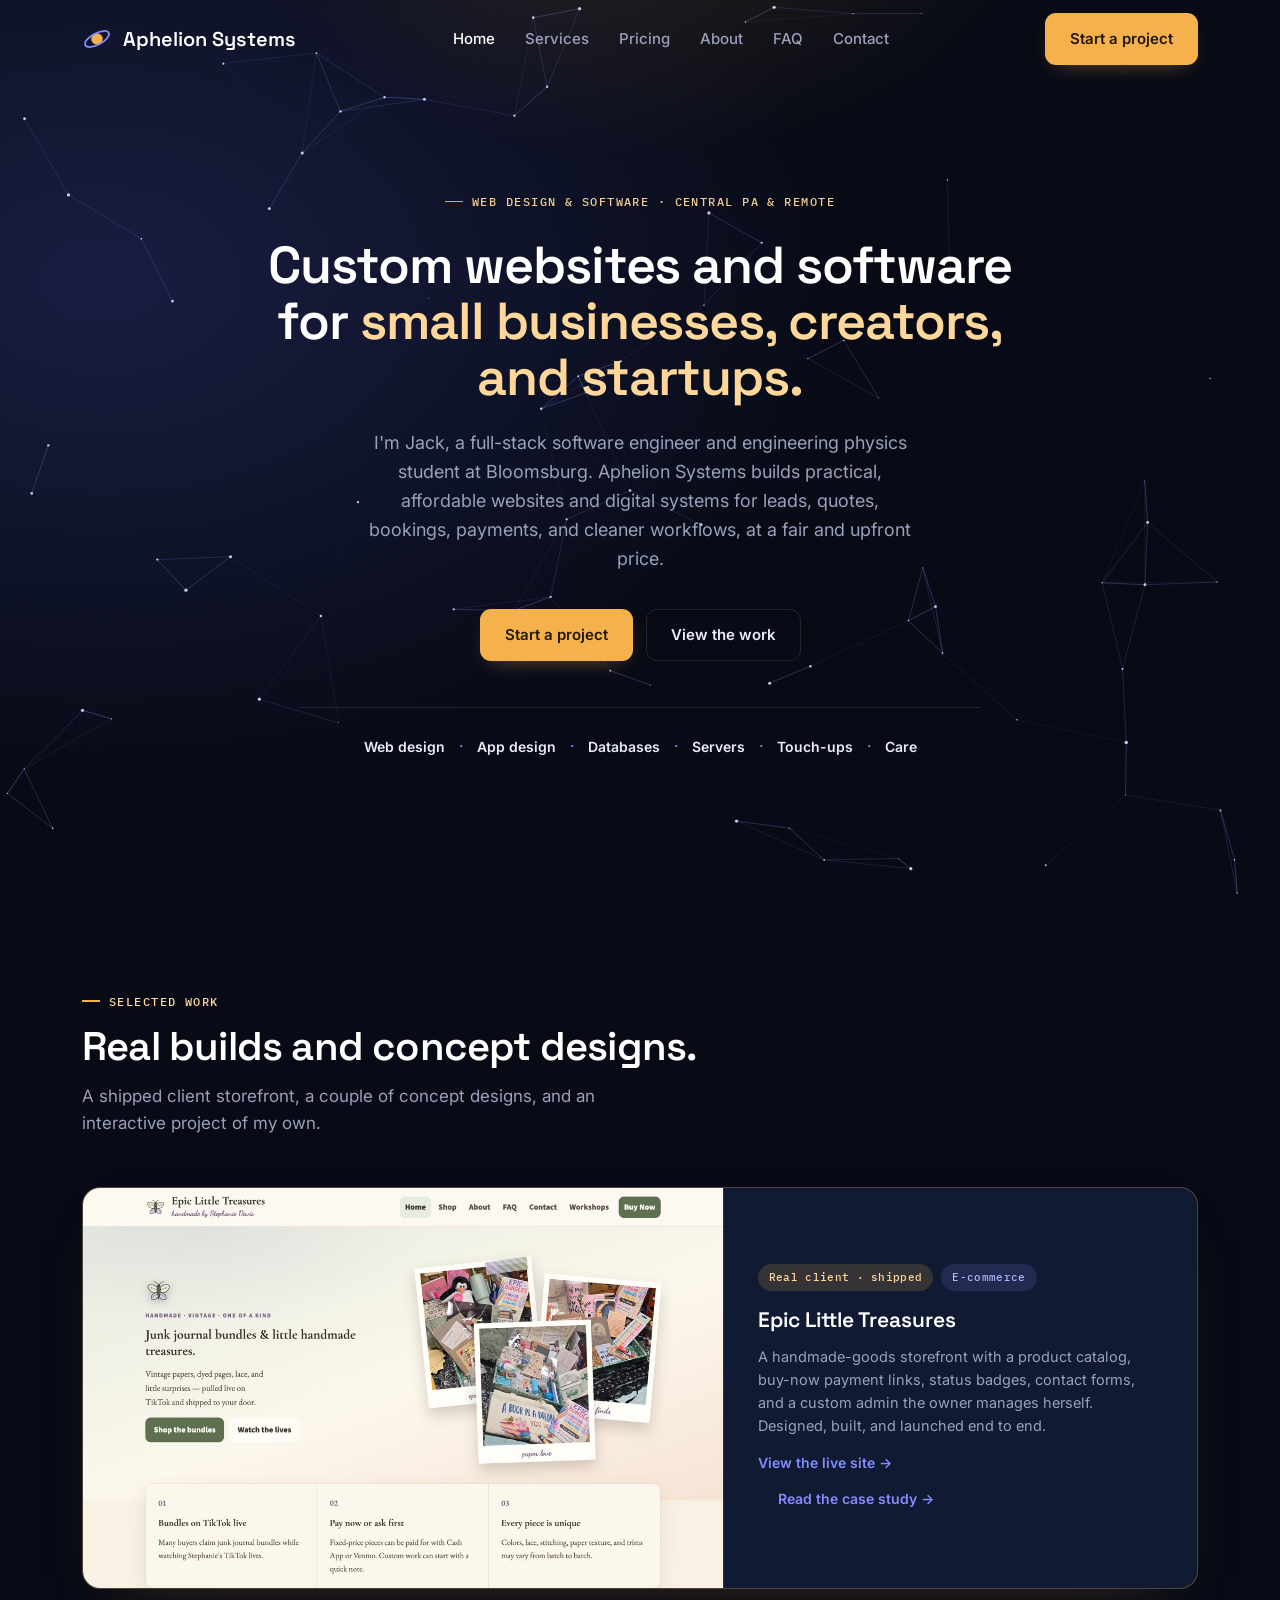
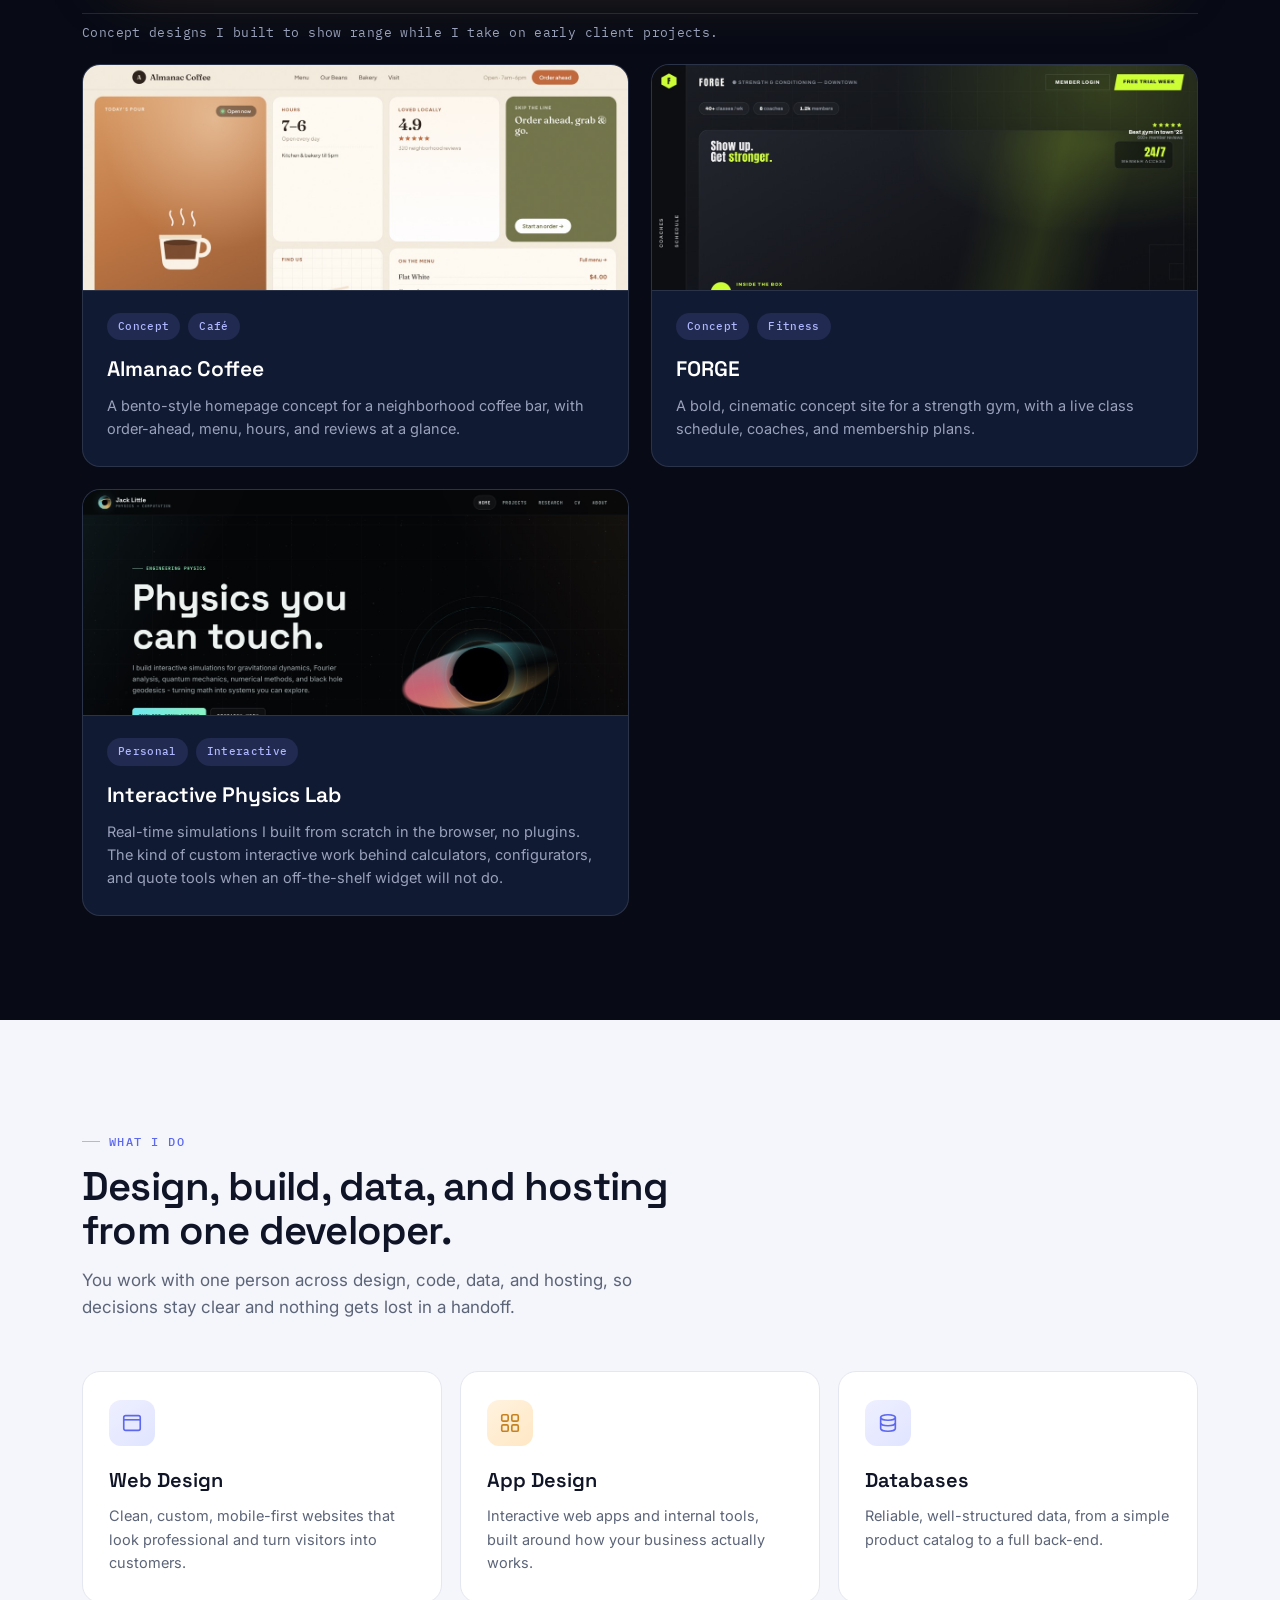
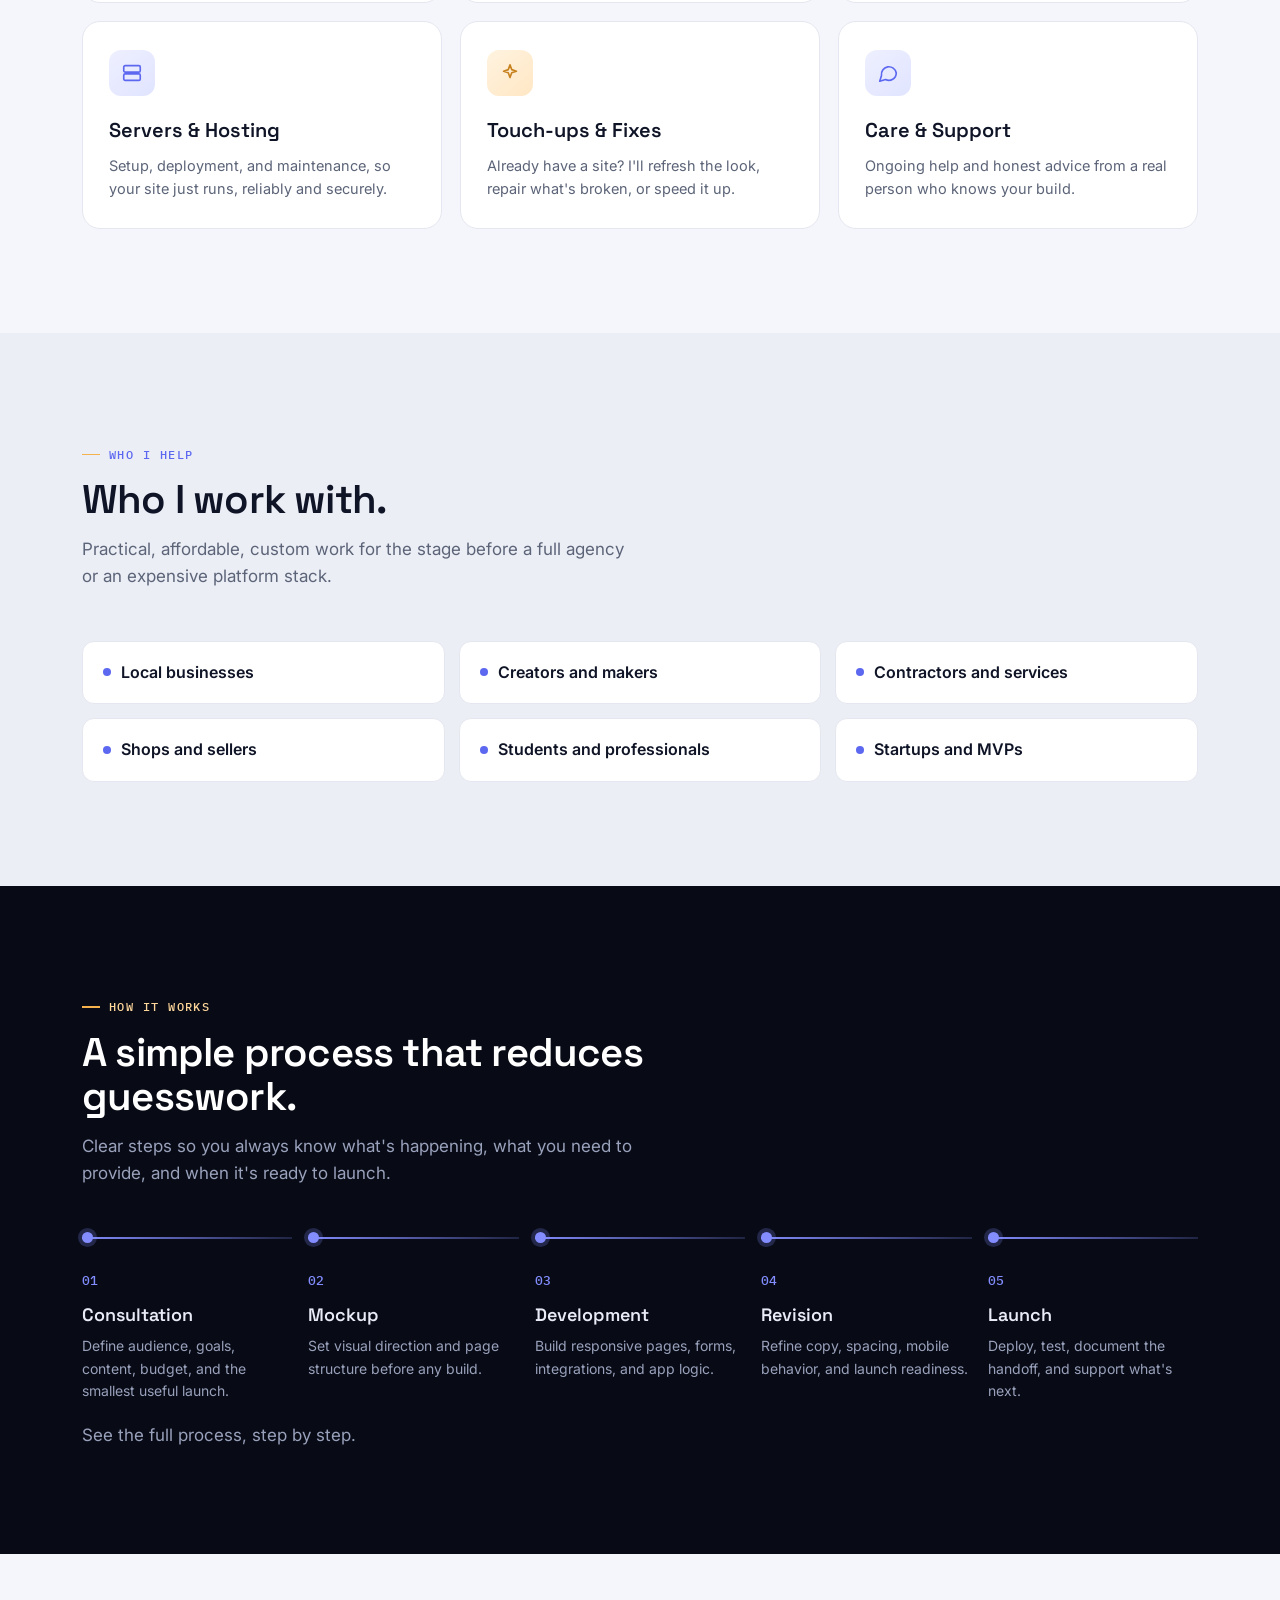
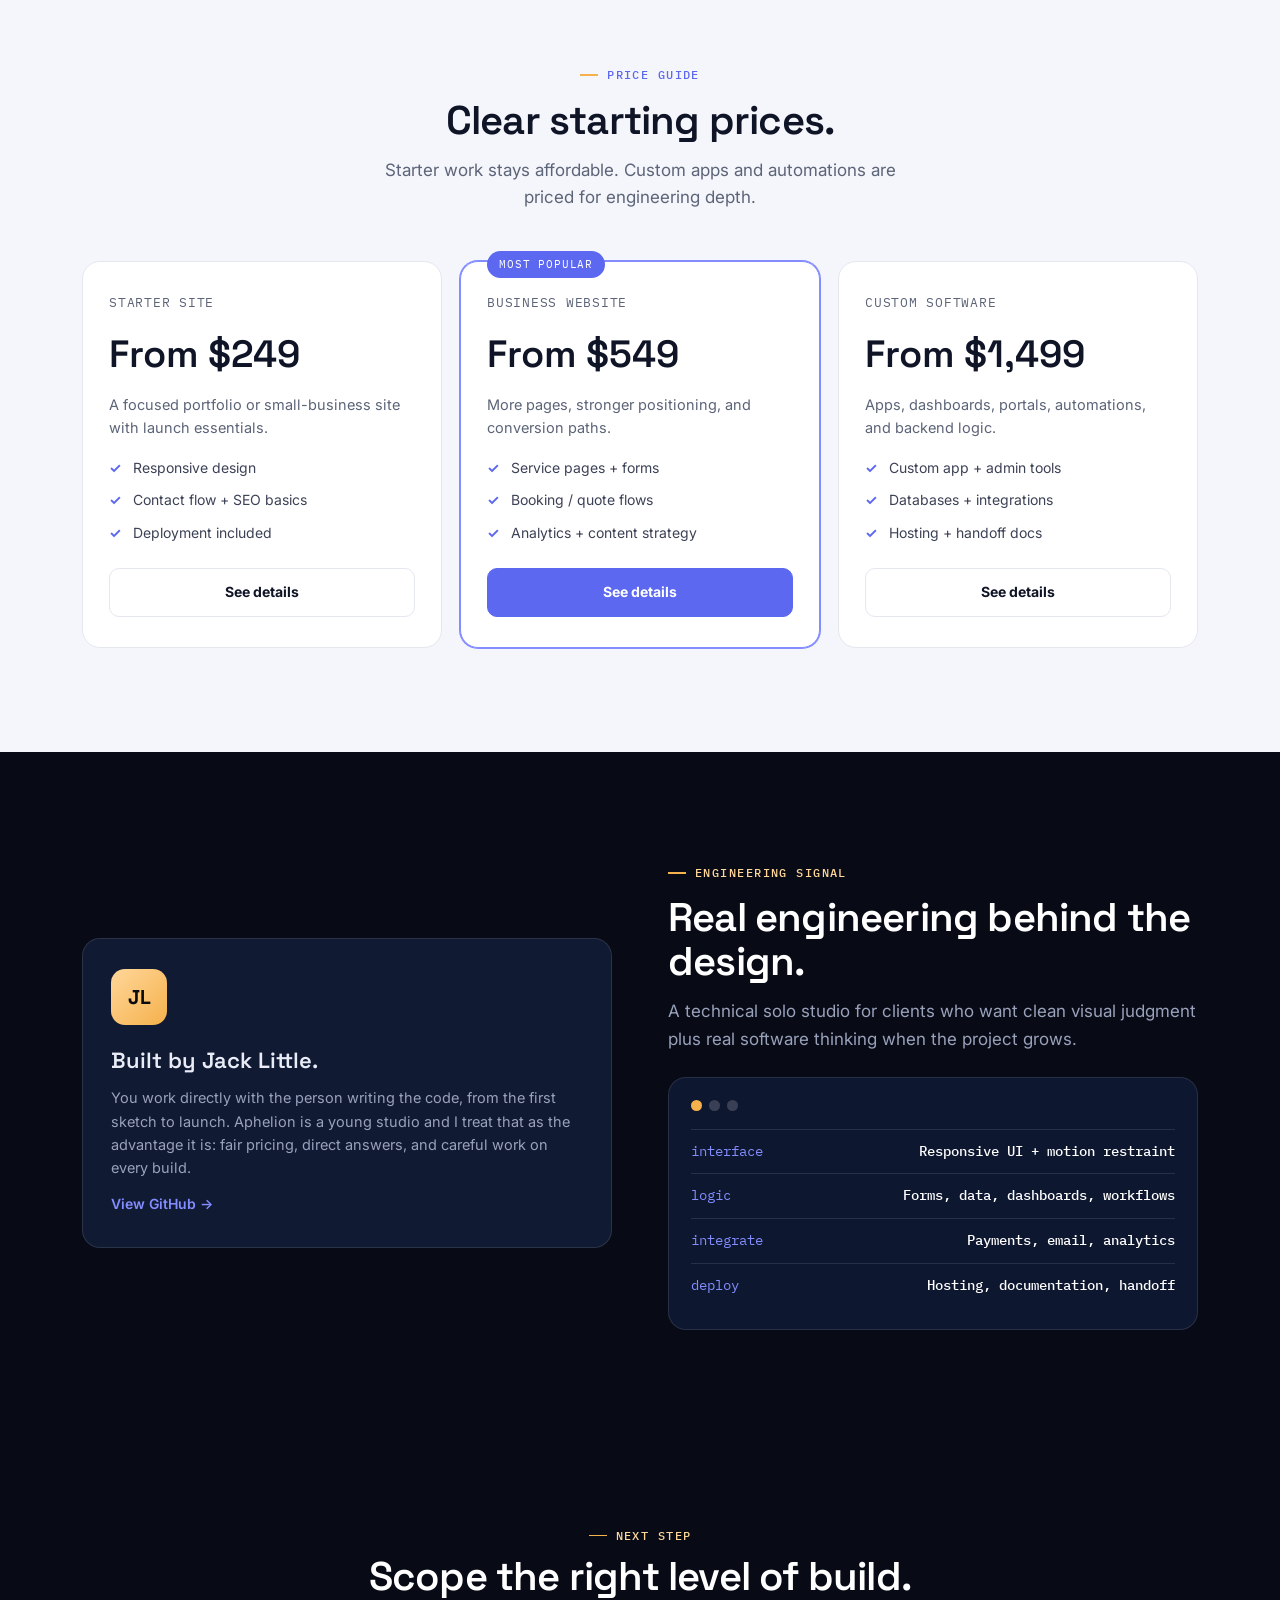
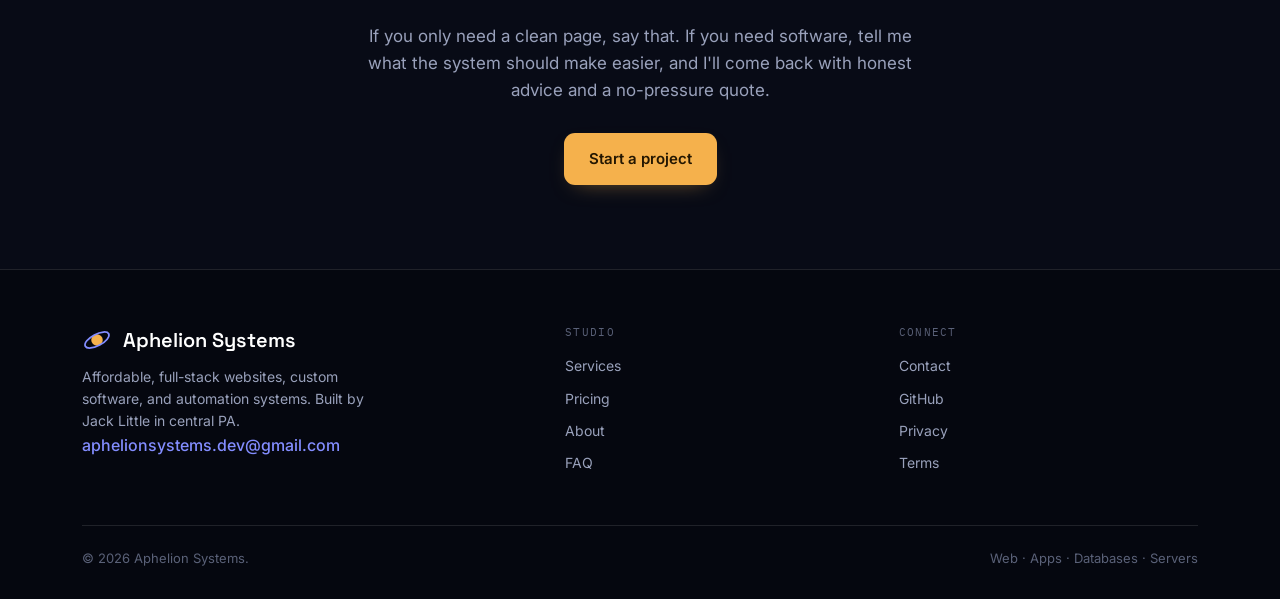
<file: index.html>
<!DOCTYPE html>
<html lang="en">
<head>
  <meta charset="UTF-8" />
  <meta name="viewport" content="width=device-width, initial-scale=1.0" />
  <meta name="theme-color" content="#080B16" />
  <meta name="description" content="Aphelion Systems builds affordable custom websites, web apps, quote forms, booking flows, dashboards, and automations for small businesses across the Harrisburg area, Bloomsburg, and central Pennsylvania." />
  <meta property="og:title" content="Aphelion Systems | Websites and Digital Systems" />
  <meta property="og:description" content="Custom websites and digital systems for small businesses, creators, contractors, shops, and startups. Full-stack, affordable, and based in central PA." />
  <meta property="og:image" content="https://www.aphelionsystems.dev/assets/work-storefront.jpg" />
  <meta property="og:url" content="https://www.aphelionsystems.dev/" />
  <meta name="twitter:card" content="summary_large_image" />
  <link rel="canonical" href="https://www.aphelionsystems.dev/" />
  <link rel="icon" href="/favicon.ico" sizes="32x32" />
  <link rel="icon" href="/assets/favicon.svg" type="image/svg+xml" />
  <link rel="apple-touch-icon" href="/assets/apple-touch-icon.png" />
  <title>Aphelion Systems | Web Design in the Harrisburg Area, PA</title>
  <link rel="preconnect" href="https://fonts.googleapis.com" />
  <link rel="preconnect" href="https://fonts.gstatic.com" crossorigin />
  <link href="https://fonts.googleapis.com/css2?family=IBM+Plex+Mono:wght@500&family=Inter:wght@400;500;600;700&family=Space+Grotesk:wght@400;500;600;700&display=swap" rel="stylesheet" />
  <link rel="stylesheet" href="styles.css?v=14" />
  <script type="application/ld+json">
  {"@context":"https://schema.org","@type":"ProfessionalService","name":"Aphelion Systems","url":"https://www.aphelionsystems.dev/","email":"aphelionsystems.dev@gmail.com","areaServed":["Harrisburg, PA","Mechanicsburg, PA","Dillsburg, PA","Camp Hill, PA","Carlisle, PA","Bloomsburg, PA","Central Pennsylvania","Remote"],"address":{"@type":"PostalAddress","addressLocality":"Mechanicsburg","addressRegion":"PA","addressCountry":"US"},"founder":"Jack Little","description":"Affordable custom websites, web apps, forms, dashboards, automations, and small-business digital systems across the Harrisburg area, Bloomsburg, and central Pennsylvania.","sameAs":["https://github.com/jacklittle4"]}
  </script>
</head>
<body>
  <canvas id="space" aria-hidden="true"></canvas>

  <header class="nav" data-header>
    <div class="shell">
      <a class="brand" href="index.html" aria-label="Aphelion Systems home">
        <svg class="mark" viewBox="0 0 34 34" fill="none" xmlns="http://www.w3.org/2000/svg" aria-hidden="true"><circle cx="17" cy="17" r="6.5" fill="#F5B14C"/><ellipse cx="17" cy="17" rx="15" ry="6.5" stroke="#838DFF" stroke-width="2" transform="rotate(-28 17 17)"/></svg>
        Aphelion Systems
      </a>
      <nav class="nav-links" id="site-nav" aria-label="Primary navigation">
        <a href="index.html" aria-current="page">Home</a>
        <a href="services.html">Services</a>
        <a href="pricing.html">Pricing</a>
        <a href="about.html">About</a>
        <a href="faq.html">FAQ</a>
        <a href="contact.html">Contact</a>
      </nav>
      <div class="nav-cta">
        <a href="contact.html" class="btn btn-amber">Start a project</a>
        <button class="nav-toggle" type="button" data-nav-toggle aria-expanded="false" aria-controls="site-nav"><span></span><span></span><span></span></button>
      </div>
    </div>
  </header>

  <!-- HERO -->
  <header class="hero">
    <div class="hero-glow"></div>
    <div class="shell">
      <div class="hero-inner" data-reveal>
        <span class="eyebrow on-dark">Web design &amp; software · Central PA &amp; remote</span>
        <h1>Custom websites and software for <span class="accent">small businesses, creators, and startups.</span></h1>
        <p class="lede">I'm Jack, a full-stack software engineer and engineering physics student at Bloomsburg. Aphelion Systems builds practical, affordable websites and digital systems for leads, quotes, bookings, payments, and cleaner workflows, at a fair and upfront price.</p>
        <div class="hero-actions">
          <a href="contact.html" class="btn btn-amber">Start a project</a>
          <a href="#work" class="btn btn-ghost">View the work</a>
        </div>
        <div class="hero-trust">
          <a href="services.html#web-design">Web design</a><span class="dotsep">·</span><a href="services.html#app-design">App design</a><span class="dotsep">·</span><a href="services.html#databases">Databases</a><span class="dotsep">·</span><a href="services.html#servers">Servers</a><span class="dotsep">·</span><a href="services.html#touch-ups">Touch-ups</a><span class="dotsep">·</span><a href="services.html#care-support">Care</a>
        </div>
      </div>
    </div>
  </header>

  <!-- WORK -->
  <section class="section dark" id="work">
    <div class="shell">
      <div class="section-head" data-reveal>
        <span class="eyebrow">Selected work</span>
        <h2 class="section-title">Real builds and concept designs.</h2>
        <p class="section-sub">A shipped client storefront, a couple of concept designs, and an interactive project of my own.</p>
      </div>
      <div class="work-grid">
        <article class="proj lead" data-reveal>
          <div class="thumb"><img loading="lazy" decoding="async" width="1200" height="750" src="assets/work-storefront.jpg" alt="Epic Little Treasures handmade-goods storefront" /></div>
          <div class="body">
            <div class="tags"><span class="tag real">Real client · shipped</span><span class="tag">E-commerce</span></div>
            <h3>Epic Little Treasures</h3>
            <p>A handmade-goods storefront with a product catalog, buy-now payment links, status badges, contact forms, and a custom admin the owner manages herself. Designed, built, and launched end to end.</p>
            <!-- TESTIMONIAL: paste a real 1-2 sentence quote from the owner here once you have it, e.g.
            <blockquote class="quote">"Jack made the whole thing painless and it looks great."<cite>Owner name, Epic Little Treasures</cite></blockquote> -->
            <a class="text-link" href="https://www.epiclittletreasures.com" target="_blank" rel="noopener">View the live site →</a>
            <a class="text-link" href="work-epic-little-treasures.html" style="margin-left:20px">Read the case study →</a>
          </div>
        </article>
        <div class="work-note" data-reveal>Concept designs I built to show range while I take on early client projects.</div>
        <article class="proj" data-reveal>
          <div class="thumb"><img loading="lazy" decoding="async" width="1200" height="750" src="assets/work-cafe.jpg" alt="Almanac Coffee website concept" /></div>
          <div class="body">
            <div class="tags"><span class="tag">Concept</span><span class="tag">Café</span></div>
            <h3>Almanac Coffee</h3>
            <p>A bento-style homepage concept for a neighborhood coffee bar, with order-ahead, menu, hours, and reviews at a glance.</p>
          </div>
        </article>
        <article class="proj" data-reveal data-delay="1">
          <div class="thumb"><img loading="lazy" decoding="async" width="1200" height="750" src="assets/work-gym.jpg" alt="FORGE gym website concept" /></div>
          <div class="body">
            <div class="tags"><span class="tag">Concept</span><span class="tag">Fitness</span></div>
            <h3>FORGE</h3>
            <p>A bold, cinematic concept site for a strength gym, with a live class schedule, coaches, and membership plans.</p>
          </div>
        </article>
        <article class="proj" data-reveal data-delay="2">
          <div class="thumb"><img loading="lazy" decoding="async" width="1200" height="750" src="assets/work-portfolio.jpg" alt="Interactive physics simulations" /></div>
          <div class="body">
            <div class="tags"><span class="tag">Personal</span><span class="tag">Interactive</span></div>
            <h3>Interactive Physics Lab</h3>
            <p>Real-time simulations I built from scratch in the browser, no plugins. The kind of custom interactive work behind calculators, configurators, and quote tools when an off-the-shelf widget will not do.</p>
          </div>
        </article>
      </div>
    </div>
  </section>

  <!-- SERVICES -->
  <section class="section">
    <div class="shell">
      <div class="section-head" data-reveal>
        <span class="eyebrow">What I do</span>
        <h2 class="section-title">Design, build, data, and hosting from one developer.</h2>
        <p class="section-sub">You work with one person across design, code, data, and hosting, so decisions stay clear and nothing gets lost in a handoff.</p>
      </div>
      <div class="svc-grid">
        <div class="svc" data-reveal><div class="ico"><svg width="22" height="22" viewBox="0 0 24 24" fill="none" stroke="currentColor" stroke-width="1.8"><rect x="3" y="4" width="18" height="16" rx="2"/><path d="M3 8.5h18"/></svg></div><h3>Web Design</h3><p>Clean, custom, mobile-first websites that look professional and turn visitors into customers.</p></div>
        <div class="svc" data-reveal data-delay="1"><div class="ico"><svg width="22" height="22" viewBox="0 0 24 24" fill="none" stroke="currentColor" stroke-width="1.8"><rect x="3" y="3" width="7" height="7" rx="1.5"/><rect x="14" y="3" width="7" height="7" rx="1.5"/><rect x="3" y="14" width="7" height="7" rx="1.5"/><rect x="14" y="14" width="7" height="7" rx="1.5"/></svg></div><h3>App Design</h3><p>Interactive web apps and internal tools, built around how your business actually works.</p></div>
        <div class="svc" data-reveal data-delay="2"><div class="ico"><svg width="22" height="22" viewBox="0 0 24 24" fill="none" stroke="currentColor" stroke-width="1.8"><ellipse cx="12" cy="6" rx="8" ry="3"/><path d="M4 6v12c0 1.7 3.6 3 8 3s8-1.3 8-3V6"/><path d="M4 12c0 1.7 3.6 3 8 3s8-1.3 8-3"/></svg></div><h3>Databases</h3><p>Reliable, well-structured data, from a simple product catalog to a full back-end.</p></div>
        <div class="svc" data-reveal><div class="ico"><svg width="22" height="22" viewBox="0 0 24 24" fill="none" stroke="currentColor" stroke-width="1.8"><rect x="3" y="4" width="18" height="7" rx="1.5"/><rect x="3" y="13" width="18" height="7" rx="1.5"/><path d="M7 7.5h.01M7 16.5h.01"/></svg></div><h3>Servers &amp; Hosting</h3><p>Setup, deployment, and maintenance, so your site just runs, reliably and securely.</p></div>
        <div class="svc" data-reveal data-delay="1"><div class="ico"><svg width="22" height="22" viewBox="0 0 24 24" fill="none" stroke="currentColor" stroke-width="1.8" stroke-linejoin="round"><path d="M12 3l1.9 5.3L19 10l-5.1 1.7L12 17l-1.9-5.3L5 10l5.1-1.7z"/></svg></div><h3>Touch-ups &amp; Fixes</h3><p>Already have a site? I'll refresh the look, repair what's broken, or speed it up.</p></div>
        <div class="svc" data-reveal data-delay="2"><div class="ico"><svg width="22" height="22" viewBox="0 0 24 24" fill="none" stroke="currentColor" stroke-width="1.8" stroke-linejoin="round"><path d="M21 12a8 8 0 0 1-11.7 7.1L3 21l1.9-6.2A8 8 0 1 1 21 12z"/></svg></div><h3>Care &amp; Support</h3><p>Ongoing help and honest advice from a real person who knows your build.</p></div>
      </div>
    </div>
  </section>

  <!-- AUDIENCE -->
  <section class="section alt">
    <div class="shell">
      <div class="section-head" data-reveal>
        <span class="eyebrow">Who I help</span>
        <h2 class="section-title">Who I work with.</h2>
        <p class="section-sub">Practical, affordable, custom work for the stage before a full agency or an expensive platform stack.</p>
      </div>
      <div class="audience-grid" data-reveal>
        <article>Local businesses</article>
        <article>Creators and makers</article>
        <article>Contractors and services</article>
        <article>Shops and sellers</article>
        <article>Students and professionals</article>
        <article>Startups and MVPs</article>
      </div>
    </div>
  </section>

  <!-- PROCESS -->
  <section class="section dark">
    <div class="shell">
      <div class="section-head" data-reveal>
        <span class="eyebrow">How it works</span>
        <h2 class="section-title">A simple process that reduces guesswork.</h2>
        <p class="section-sub">Clear steps so you always know what's happening, what you need to provide, and when it's ready to launch.</p>
      </div>
      <ol class="timeline" data-reveal>
        <li><span>01</span><h3>Consultation</h3><p>Define audience, goals, content, budget, and the smallest useful launch.</p></li>
        <li><span>02</span><h3>Mockup</h3><p>Set visual direction and page structure before any build.</p></li>
        <li><span>03</span><h3>Development</h3><p>Build responsive pages, forms, integrations, and app logic.</p></li>
        <li><span>04</span><h3>Revision</h3><p>Refine copy, spacing, mobile behavior, and launch readiness.</p></li>
        <li><span>05</span><h3>Launch</h3><p>Deploy, test, document the handoff, and support what's next.</p></li>
      </ol>
      <p class="section-sub" style="margin-top:20px"><a class="text-link" href="process.html">See the full process, step by step.</a></p>
    </div>
  </section>

  <!-- PRICING PREVIEW -->
  <section class="section">
    <div class="shell">
      <div class="section-head center" data-reveal>
        <span class="eyebrow">Price guide</span>
        <h2 class="section-title">Clear starting prices.</h2>
        <p class="section-sub">Starter work stays affordable. Custom apps and automations are priced for engineering depth.</p>
      </div>
      <div class="tier-grid">
        <article class="tier" data-reveal>
          <div class="pname">Starter Site</div><div class="cost">From $249</div>
          <p>A focused portfolio or small-business site with launch essentials.</p>
          <ul><li>Responsive design</li><li>Contact flow + SEO basics</li><li>Deployment included</li></ul>
          <a class="go" href="pricing.html">See details</a>
        </article>
        <article class="tier feat" data-reveal data-delay="1">
          <div class="badge">Most popular</div>
          <div class="pname">Business Website</div><div class="cost">From $549</div>
          <p>More pages, stronger positioning, and conversion paths.</p>
          <ul><li>Service pages + forms</li><li>Booking / quote flows</li><li>Analytics + content strategy</li></ul>
          <a class="go" href="pricing.html">See details</a>
        </article>
        <article class="tier" data-reveal data-delay="2">
          <div class="pname">Custom Software</div><div class="cost">From $1,499</div>
          <p>Apps, dashboards, portals, automations, and backend logic.</p>
          <ul><li>Custom app + admin tools</li><li>Databases + integrations</li><li>Hosting + handoff docs</li></ul>
          <a class="go" href="pricing.html">See details</a>
        </article>
      </div>
    </div>
  </section>

  <!-- FOUNDER + ENGINEERING -->
  <section class="section dark">
    <div class="shell">
      <div class="split">
        <div class="founder-card" data-reveal>
          <!-- Add a photo: drop a headshot at assets/jack.jpg, then swap the line below for:
               <img class="ava" src="assets/jack.jpg" alt="Jack Little" width="56" height="56" /> -->
          <div class="ava">JL</div>
          <h3>Built by Jack Little.</h3>
          <p>You work directly with the person writing the code, from the first sketch to launch. Aphelion is a young studio and I treat that as the advantage it is: fair pricing, direct answers, and careful work on every build.</p>
          <a class="text-link" href="https://github.com/jacklittle4" target="_blank" rel="noopener">View GitHub →</a>
        </div>
        <div data-reveal data-delay="1">
          <span class="eyebrow">Engineering signal</span>
          <h2 class="section-title">Real engineering behind the design.</h2>
          <p class="section-sub">A technical solo studio for clients who want clean visual judgment plus real software thinking when the project grows.</p>
          <div class="console" style="margin-top:24px">
            <div class="bar"><span></span><span></span><span></span></div>
            <div class="line"><span>interface</span><strong>Responsive UI + motion restraint</strong></div>
            <div class="line"><span>logic</span><strong>Forms, data, dashboards, workflows</strong></div>
            <div class="line"><span>integrate</span><strong>Payments, email, analytics</strong></div>
            <div class="line"><span>deploy</span><strong>Hosting, documentation, handoff</strong></div>
          </div>
        </div>
      </div>
    </div>
  </section>

  <!-- CTA -->
  <section class="section dark tight">
    <div class="shell">
      <div class="cta-panel" data-reveal>
        <span class="eyebrow">Next step</span>
        <h2>Scope the right level of build.</h2>
        <p>If you only need a clean page, say that. If you need software, tell me what the system should make easier, and I'll come back with honest advice and a no-pressure quote.</p>
        <a href="contact.html" class="btn btn-amber">Start a project</a>
      </div>
    </div>
  </section>

  <!-- FOOTER -->
  <footer class="site-footer">
    <div class="shell">
      <div class="footer-grid">
        <div>
          <div class="brand"><svg class="mark" viewBox="0 0 34 34" fill="none" xmlns="http://www.w3.org/2000/svg" aria-hidden="true"><circle cx="17" cy="17" r="6.5" fill="#F5B14C"/><ellipse cx="17" cy="17" rx="15" ry="6.5" stroke="#838DFF" stroke-width="2" transform="rotate(-28 17 17)"/></svg> Aphelion Systems</div>
          <p class="tagline">Affordable, full-stack websites, custom software, and automation systems. Built by Jack Little in central PA.</p>
          <a class="email" href="mailto:aphelionsystems.dev@gmail.com">aphelionsystems.dev@gmail.com</a>
        </div>
        <div>
          <div class="colhead">Studio</div>
          <a class="flink" href="services.html">Services</a>
          <a class="flink" href="pricing.html">Pricing</a>
          <a class="flink" href="about.html">About</a>
          <a class="flink" href="faq.html">FAQ</a>
        </div>
        <div>
          <div class="colhead">Connect</div>
          <a class="flink" href="contact.html">Contact</a>
          <a class="flink" href="https://github.com/jacklittle4">GitHub</a>
          <a class="flink" href="privacy.html">Privacy</a>
          <a class="flink" href="terms.html">Terms</a>
        </div>
      </div>
      <div class="footer-bottom">
        <span>&copy; <span data-year>2026</span> Aphelion Systems.</span>
        <span>Web · Apps · Databases · Servers</span>
      </div>
    </div>
  </footer>

  <script src="script.js?v=11"></script>
</body>
</html>
</file>
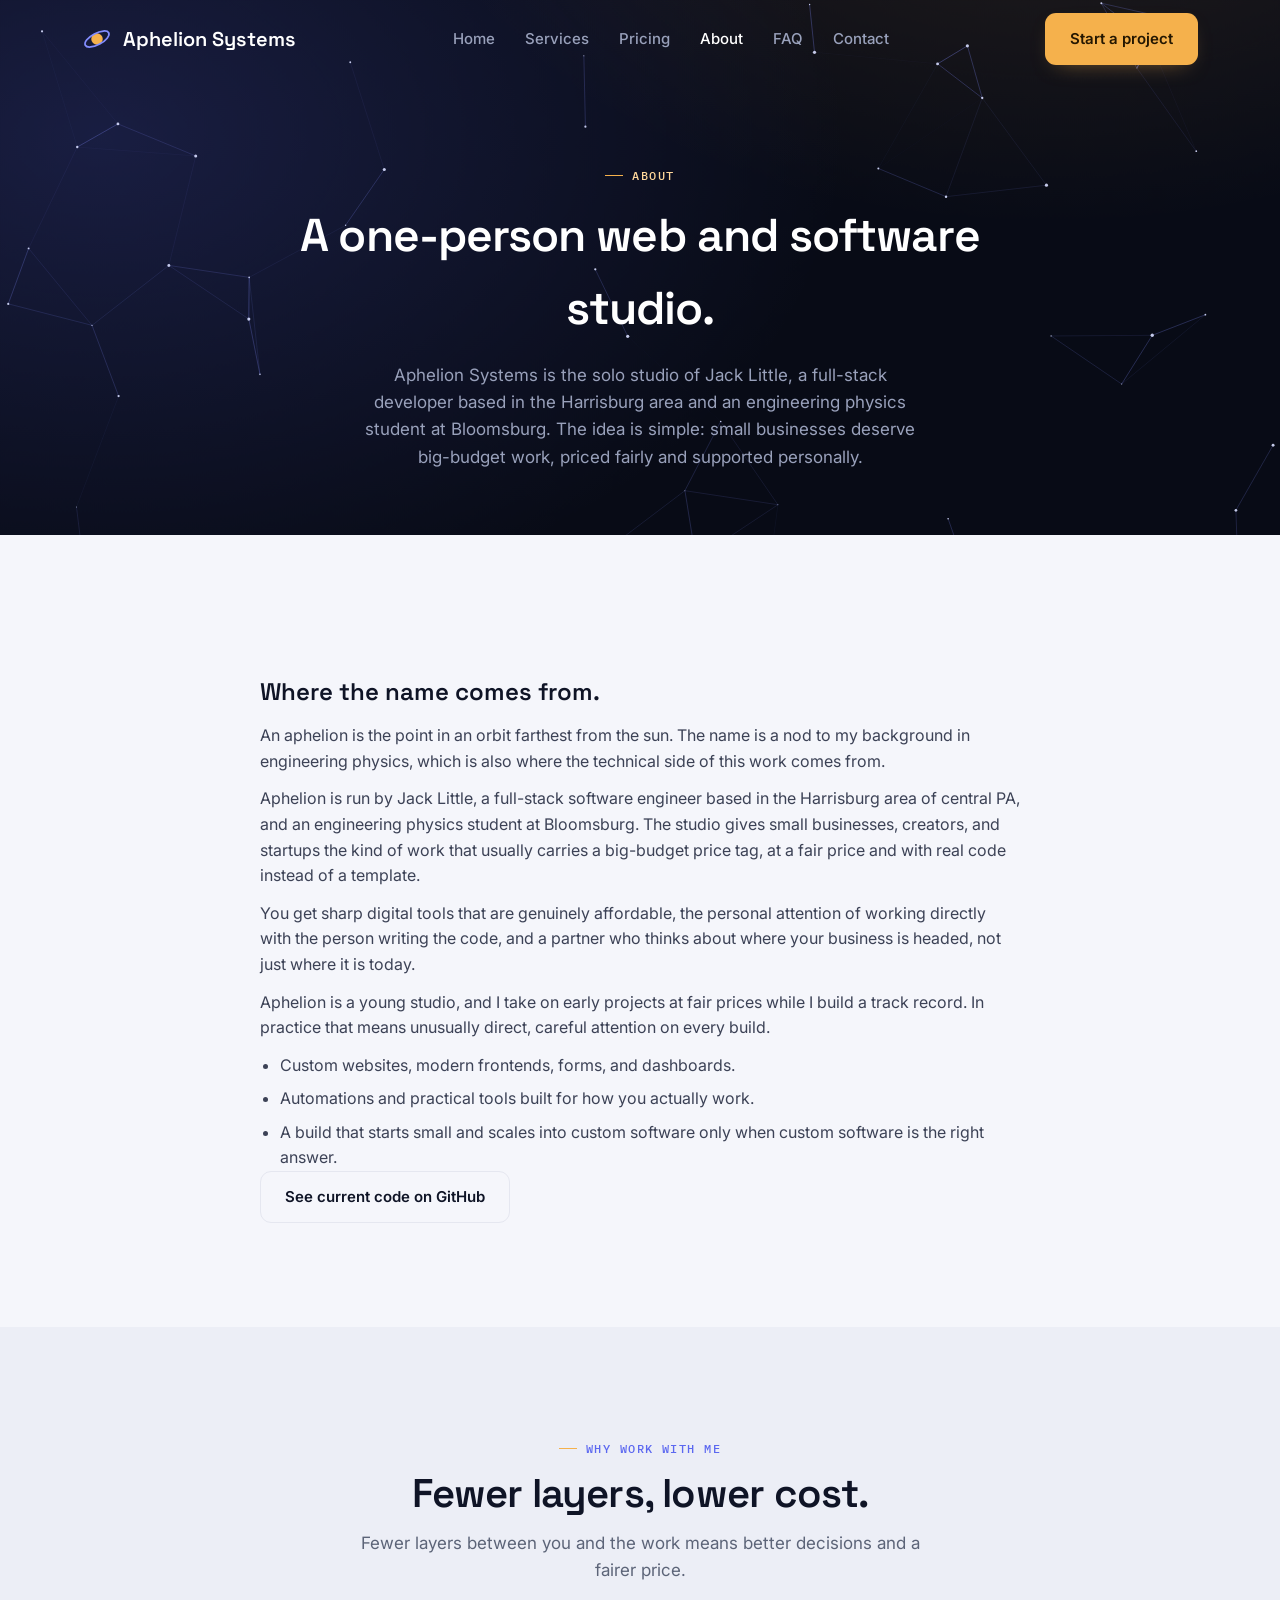
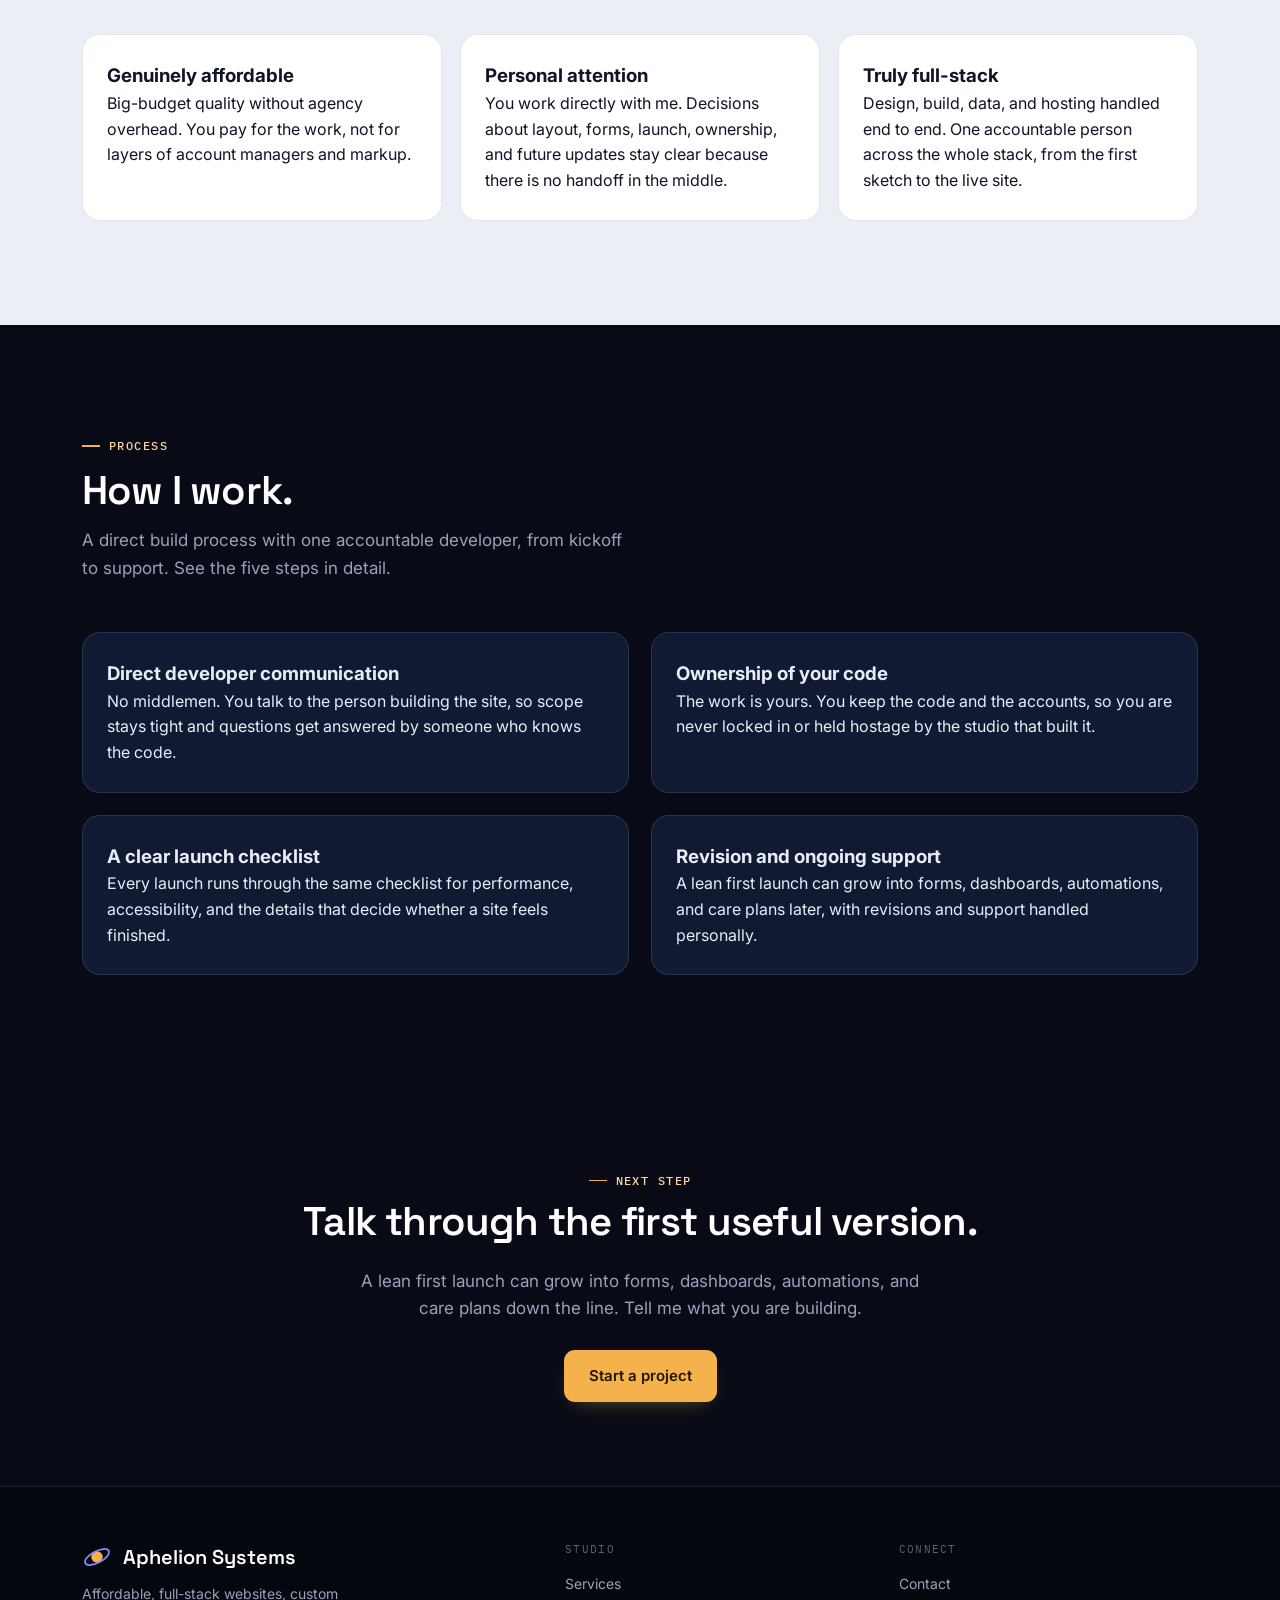
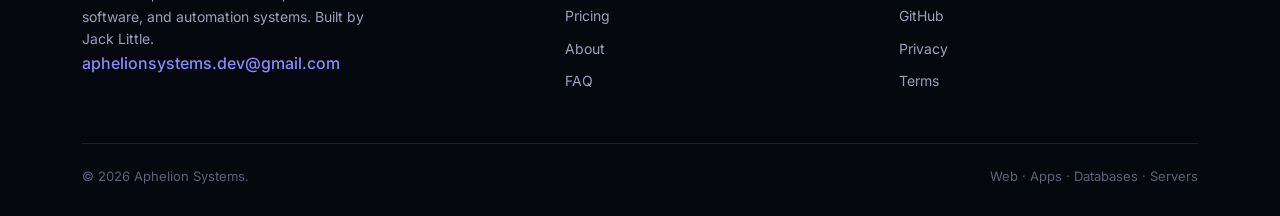
<file: about.html>
<!DOCTYPE html>
<html lang="en">
<head>
  <meta charset="UTF-8" />
  <meta name="viewport" content="width=device-width, initial-scale=1.0" />
  <meta name="theme-color" content="#080B16" />
  <meta name="description" content="Aphelion Systems is the solo studio of Jack Little, a full-stack software engineer and engineering physics student." />
  <meta property="og:title" content="About | Aphelion Systems" />
  <meta property="og:description" content="Aphelion Systems is the solo studio of Jack Little, a full-stack software engineer and engineering physics student." />
  <meta property="og:image" content="https://www.aphelionsystems.dev/assets/work-storefront.jpg" />
  <meta property="og:url" content="https://www.aphelionsystems.dev/about.html" />
  <meta name="twitter:card" content="summary_large_image" />
  <link rel="canonical" href="https://www.aphelionsystems.dev/about.html" />
  <link rel="icon" href="/favicon.ico" sizes="32x32" />
  <link rel="icon" href="/assets/favicon.svg" type="image/svg+xml" />
  <link rel="apple-touch-icon" href="/assets/apple-touch-icon.png" />
  <title>About | Aphelion Systems</title>
  <link rel="preconnect" href="https://fonts.googleapis.com" />
  <link rel="preconnect" href="https://fonts.gstatic.com" crossorigin />
  <link href="https://fonts.googleapis.com/css2?family=IBM+Plex+Mono:wght@500&family=Inter:wght@400;500;600;700&family=Space+Grotesk:wght@400;500;600;700&display=swap" rel="stylesheet" />
  <link rel="stylesheet" href="styles.css?v=14" />
</head>
<body>
  <canvas id="space" aria-hidden="true"></canvas>
  <header class="nav" data-header>
    <div class="shell">
      <a class="brand" href="index.html" aria-label="Aphelion Systems home"><svg class="mark" viewBox="0 0 34 34" fill="none" xmlns="http://www.w3.org/2000/svg" aria-hidden="true"><circle cx="17" cy="17" r="6.5" fill="#F5B14C"/><ellipse cx="17" cy="17" rx="15" ry="6.5" stroke="#838DFF" stroke-width="2" transform="rotate(-28 17 17)"/></svg> Aphelion Systems</a>
      <nav class="nav-links" id="site-nav" aria-label="Primary navigation">
        <a href="index.html">Home</a>
        <a href="services.html">Services</a>
        <a href="pricing.html">Pricing</a>
        <a href="about.html" aria-current="page">About</a>
        <a href="faq.html">FAQ</a>
        <a href="contact.html">Contact</a>
      </nav>
      <div class="nav-cta"><a href="contact.html" class="btn btn-amber">Start a project</a><button class="nav-toggle" type="button" data-nav-toggle aria-expanded="false" aria-controls="site-nav"><span></span><span></span><span></span></button></div>
    </div>
  </header>
<header class="page-hero"><div class="shell"><span class="eyebrow on-dark">About</span><h1>A one-person web and software studio.</h1><p>Aphelion Systems is the solo studio of Jack Little, a full-stack developer based in the Harrisburg area and an engineering physics student at Bloomsburg. The idea is simple: small businesses deserve big-budget work, priced fairly and supported personally.</p></div></header>

<main>
  <section class="section">
    <div class="shell">
      <div class="prose" data-reveal>
        <h2>Where the name comes from.</h2>
        <p>An aphelion is the point in an orbit farthest from the sun. The name is a nod to my background in engineering physics, which is also where the technical side of this work comes from.</p>
        <p>Aphelion is run by Jack Little, a full-stack software engineer based in the Harrisburg area of central PA, and an engineering physics student at Bloomsburg. The studio gives small businesses, creators, and startups the kind of work that usually carries a big-budget price tag, at a fair price and with real code instead of a template.</p>
        <p>You get sharp digital tools that are genuinely affordable, the personal attention of working directly with the person writing the code, and a partner who thinks about where your business is headed, not just where it is today.</p>
        <p>Aphelion is a young studio, and I take on early projects at fair prices while I build a track record. In practice that means unusually direct, careful attention on every build.</p>
        <ul>
          <li>Custom websites, modern frontends, forms, and dashboards.</li>
          <li>Automations and practical tools built for how you actually work.</li>
          <li>A build that starts small and scales into custom software only when custom software is the right answer.</li>
        </ul>
        <a class="btn btn-ghost-dark" href="https://github.com/jacklittle4">See current code on GitHub</a>
      </div>
    </div>
  </section>

  <section class="section alt">
    <div class="shell">
      <div class="section-head center" data-reveal><span class="eyebrow">Why work with me</span><h2 class="section-title">Fewer layers, lower cost.</h2><p class="section-sub">Fewer layers between you and the work means better decisions and a fairer price.</p></div>
      <div class="grid-3">
        <article class="card" data-reveal><h3>Genuinely affordable</h3><p>Big-budget quality without agency overhead. You pay for the work, not for layers of account managers and markup.</p></article>
        <article class="card" data-reveal data-delay="1"><h3>Personal attention</h3><p>You work directly with me. Decisions about layout, forms, launch, ownership, and future updates stay clear because there is no handoff in the middle.</p></article>
        <article class="card" data-reveal data-delay="2"><h3>Truly full-stack</h3><p>Design, build, data, and hosting handled end to end. One accountable person across the whole stack, from the first sketch to the live site.</p></article>
      </div>
    </div>
  </section>

  <section class="section dark">
    <div class="shell">
      <div class="section-head" data-reveal><span class="eyebrow">Process</span><h2 class="section-title">How I work.</h2><p class="section-sub">A direct build process with one accountable developer, from kickoff to support. <a href="process.html">See the five steps in detail.</a></p></div>
      <div class="grid-2">
        <article class="card" data-reveal><h3>Direct developer communication</h3><p>No middlemen. You talk to the person building the site, so scope stays tight and questions get answered by someone who knows the code.</p></article>
        <article class="card" data-reveal data-delay="1"><h3>Ownership of your code</h3><p>The work is yours. You keep the code and the accounts, so you are never locked in or held hostage by the studio that built it.</p></article>
        <article class="card" data-reveal><h3>A clear launch checklist</h3><p>Every launch runs through the same checklist for performance, accessibility, and the details that decide whether a site feels finished.</p></article>
        <article class="card" data-reveal data-delay="1"><h3>Revision and ongoing support</h3><p>A lean first launch can grow into forms, dashboards, automations, and care plans later, with revisions and support handled personally.</p></article>
      </div>
    </div>
  </section>

  <section class="section dark tight">
    <div class="shell">
      <div class="cta-panel" data-reveal>
        <span class="eyebrow">Next step</span>
        <h2>Talk through the first useful version.</h2>
        <p>A lean first launch can grow into forms, dashboards, automations, and care plans down the line. Tell me what you are building.</p>
        <a class="btn btn-amber" href="contact.html">Start a project</a>
      </div>
    </div>
  </section>
</main>
  <footer class="site-footer">
    <div class="shell">
      <div class="footer-grid">
        <div><div class="brand"><svg class="mark" viewBox="0 0 34 34" fill="none" xmlns="http://www.w3.org/2000/svg" aria-hidden="true"><circle cx="17" cy="17" r="6.5" fill="#F5B14C"/><ellipse cx="17" cy="17" rx="15" ry="6.5" stroke="#838DFF" stroke-width="2" transform="rotate(-28 17 17)"/></svg> Aphelion Systems</div>
          <p class="tagline">Affordable, full-stack websites, custom software, and automation systems. Built by Jack Little.</p>
          <a class="email" href="mailto:aphelionsystems.dev@gmail.com">aphelionsystems.dev@gmail.com</a></div>
        <div><div class="colhead">Studio</div><a class="flink" href="services.html">Services</a><a class="flink" href="pricing.html">Pricing</a><a class="flink" href="about.html">About</a><a class="flink" href="faq.html">FAQ</a></div>
        <div><div class="colhead">Connect</div><a class="flink" href="contact.html">Contact</a><a class="flink" href="https://github.com/jacklittle4">GitHub</a><a class="flink" href="privacy.html">Privacy</a><a class="flink" href="terms.html">Terms</a></div>
      </div>
      <div class="footer-bottom"><span>&copy; <span data-year>2026</span> Aphelion Systems.</span><span>Web &middot; Apps &middot; Databases &middot; Servers</span></div>
    </div>
  </footer>
  <script src="script.js?v=11"></script>
</body>
</html>
</file>
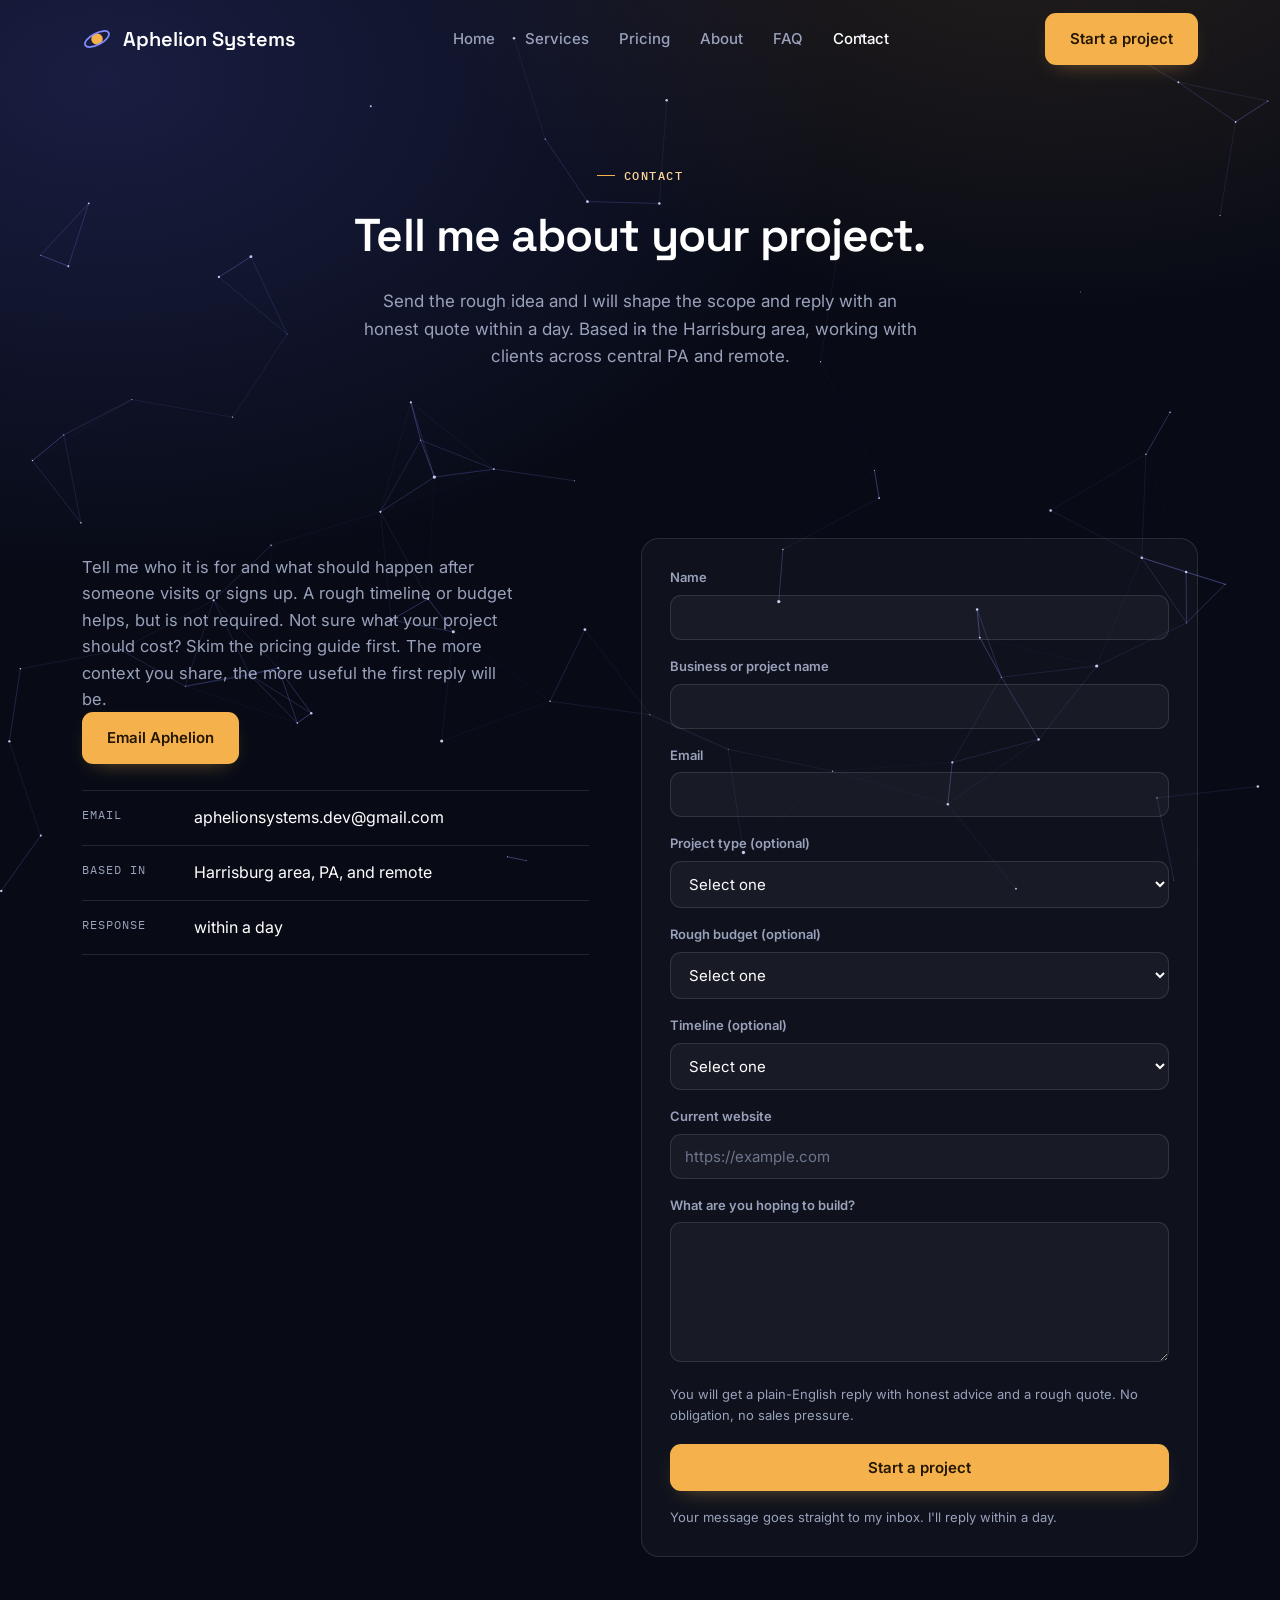
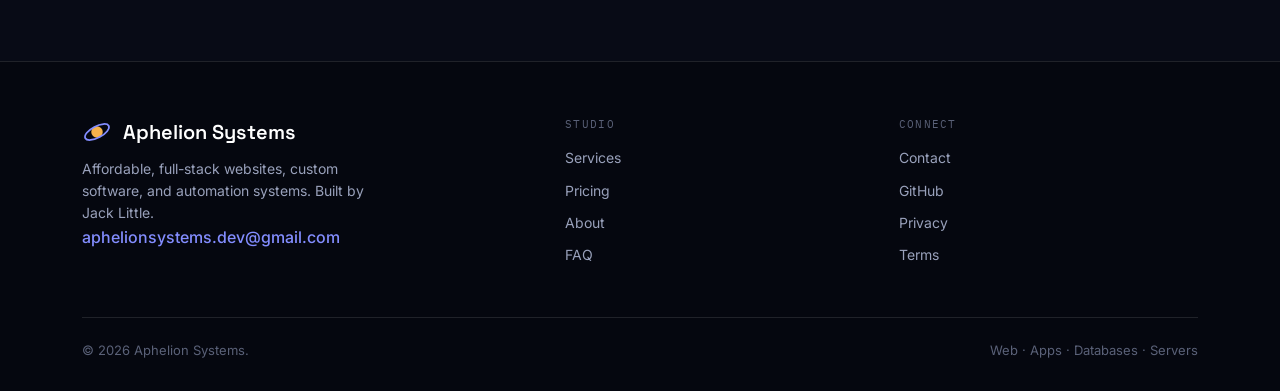
<file: contact.html>
<!DOCTYPE html>
<html lang="en">
<head>
  <meta charset="UTF-8" />
  <meta name="viewport" content="width=device-width, initial-scale=1.0" />
  <meta name="theme-color" content="#080B16" />
  <meta name="description" content="Tell Aphelion Systems about your project and get an honest, no-pressure quote." />
  <meta property="og:title" content="Contact | Aphelion Systems" />
  <meta property="og:description" content="Tell Aphelion Systems about your project and get an honest, no-pressure quote." />
  <meta property="og:image" content="https://www.aphelionsystems.dev/assets/work-storefront.jpg" />
  <meta property="og:url" content="https://www.aphelionsystems.dev/contact.html" />
  <meta name="twitter:card" content="summary_large_image" />
  <link rel="canonical" href="https://www.aphelionsystems.dev/contact.html" />
  <link rel="icon" href="/favicon.ico" sizes="32x32" />
  <link rel="icon" href="/assets/favicon.svg" type="image/svg+xml" />
  <link rel="apple-touch-icon" href="/assets/apple-touch-icon.png" />
  <title>Contact | Aphelion Systems</title>
  <link rel="preconnect" href="https://fonts.googleapis.com" />
  <link rel="preconnect" href="https://fonts.gstatic.com" crossorigin />
  <link href="https://fonts.googleapis.com/css2?family=IBM+Plex+Mono:wght@500&family=Inter:wght@400;500;600;700&family=Space+Grotesk:wght@400;500;600;700&display=swap" rel="stylesheet" />
  <link rel="stylesheet" href="styles.css?v=14" />
</head>
<body>
  <canvas id="space" aria-hidden="true"></canvas>
  <header class="nav" data-header>
    <div class="shell">
      <a class="brand" href="index.html" aria-label="Aphelion Systems home"><svg class="mark" viewBox="0 0 34 34" fill="none" xmlns="http://www.w3.org/2000/svg" aria-hidden="true"><circle cx="17" cy="17" r="6.5" fill="#F5B14C"/><ellipse cx="17" cy="17" rx="15" ry="6.5" stroke="#838DFF" stroke-width="2" transform="rotate(-28 17 17)"/></svg> Aphelion Systems</a>
      <nav class="nav-links" id="site-nav" aria-label="Primary navigation">
        <a href="index.html">Home</a>
        <a href="services.html">Services</a>
        <a href="pricing.html">Pricing</a>
        <a href="about.html">About</a>
        <a href="faq.html">FAQ</a>
        <a href="contact.html" aria-current="page">Contact</a>
      </nav>
      <div class="nav-cta"><a href="contact.html" class="btn btn-amber">Start a project</a><button class="nav-toggle" type="button" data-nav-toggle aria-expanded="false" aria-controls="site-nav"><span></span><span></span><span></span></button></div>
    </div>
  </header>
<header class="page-hero"><div class="shell"><span class="eyebrow on-dark">Contact</span><h1>Tell me about your project.</h1><p>Send the rough idea and I will shape the scope and reply with an honest quote within a day. Based in the Harrisburg area, working with clients across central PA and remote.</p></div></header>

<main>
  <section class="section dark">
    <div class="shell">
      <div class="contact-layout">
        <div class="contact-copy" data-reveal>
          <p>Tell me who it is for and what should happen after someone visits or signs up. A rough timeline or budget helps, but is not required. Not sure what your project should cost? Skim the <a href="pricing.html">pricing guide</a> first. The more context you share, the more useful the first reply will be.</p>
          <a class="btn btn-amber" href="mailto:aphelionsystems.dev@gmail.com?subject=Project%20inquiry">Email Aphelion</a>
          <div class="contact-aside">
            <div class="row"><span class="k">Email</span><span class="v">aphelionsystems.dev@gmail.com</span></div>
            <div class="row"><span class="k">Based in</span><span class="v">Harrisburg area, PA, and remote</span></div>
            <div class="row"><span class="k">Response</span><span class="v">within a day</span></div>
          </div>
        </div>
        <form class="contact-form" action="https://api.web3forms.com/submit" method="POST">
          <input type="hidden" name="access_key" value="8da7aa98-42f3-4c8c-82e3-6445427e0307" />
          <input type="hidden" name="subject" value="New project inquiry from aphelionsystems.dev" />
          <input type="hidden" name="from_name" value="Aphelion Systems website" />
          <input type="hidden" name="redirect" value="https://www.aphelionsystems.dev/thank-you.html" />
          <label aria-hidden="true" style="display:none"><input type="checkbox" name="botcheck" tabindex="-1" autocomplete="off" /></label>
          <label>Name<input type="text" name="name" autocomplete="name" required /></label>
          <label>Business or project name<input type="text" name="business_name" autocomplete="organization" /></label>
          <label>Email<input type="email" name="email" autocomplete="email" required /></label>
          <label>Project type (optional)<select name="project_type"><option value="">Select one</option><option>Starter site</option><option>Business website</option><option>Interactive site</option><option>Custom system</option><option>Quote form, booking flow, or automation</option><option>Not sure yet</option></select></label>
          <label>Rough budget (optional)<select name="budget_range"><option value="">Select one</option><option>Just exploring</option><option>Under $500</option><option>$500-$1,000</option><option>$1,000-$2,000</option><option>$2,000+</option><option>Not sure yet</option></select></label>
          <label>Timeline (optional)<select name="timeline"><option value="">Select one</option><option>ASAP</option><option>1-2 weeks</option><option>3-6 weeks</option><option>Flexible</option></select></label>
          <label>Current website<input type="url" name="current_website" placeholder="https://example.com" /></label>
          <label>What are you hoping to build?<textarea name="message" rows="6" required></textarea></label>
          <p class="form-status" style="margin:0 0 2px">You will get a plain-English reply with honest advice and a rough quote. No obligation, no sales pressure.</p>
          <button class="btn btn-amber" type="submit">Start a project</button>
          <p class="form-status" role="status" aria-live="polite">Your message goes straight to my inbox. I'll reply within a day.</p>
        </form>
      </div>
    </div>
  </section>
</main>
  <footer class="site-footer">
    <div class="shell">
      <div class="footer-grid">
        <div><div class="brand"><svg class="mark" viewBox="0 0 34 34" fill="none" xmlns="http://www.w3.org/2000/svg" aria-hidden="true"><circle cx="17" cy="17" r="6.5" fill="#F5B14C"/><ellipse cx="17" cy="17" rx="15" ry="6.5" stroke="#838DFF" stroke-width="2" transform="rotate(-28 17 17)"/></svg> Aphelion Systems</div>
          <p class="tagline">Affordable, full-stack websites, custom software, and automation systems. Built by Jack Little.</p>
          <a class="email" href="mailto:aphelionsystems.dev@gmail.com">aphelionsystems.dev@gmail.com</a></div>
        <div><div class="colhead">Studio</div><a class="flink" href="services.html">Services</a><a class="flink" href="pricing.html">Pricing</a><a class="flink" href="about.html">About</a><a class="flink" href="faq.html">FAQ</a></div>
        <div><div class="colhead">Connect</div><a class="flink" href="contact.html">Contact</a><a class="flink" href="https://github.com/jacklittle4">GitHub</a><a class="flink" href="privacy.html">Privacy</a><a class="flink" href="terms.html">Terms</a></div>
      </div>
      <div class="footer-bottom"><span>&copy; <span data-year>2026</span> Aphelion Systems.</span><span>Web &middot; Apps &middot; Databases &middot; Servers</span></div>
    </div>
  </footer>
  <script src="script.js?v=11"></script>
</body>
</html>
</file>
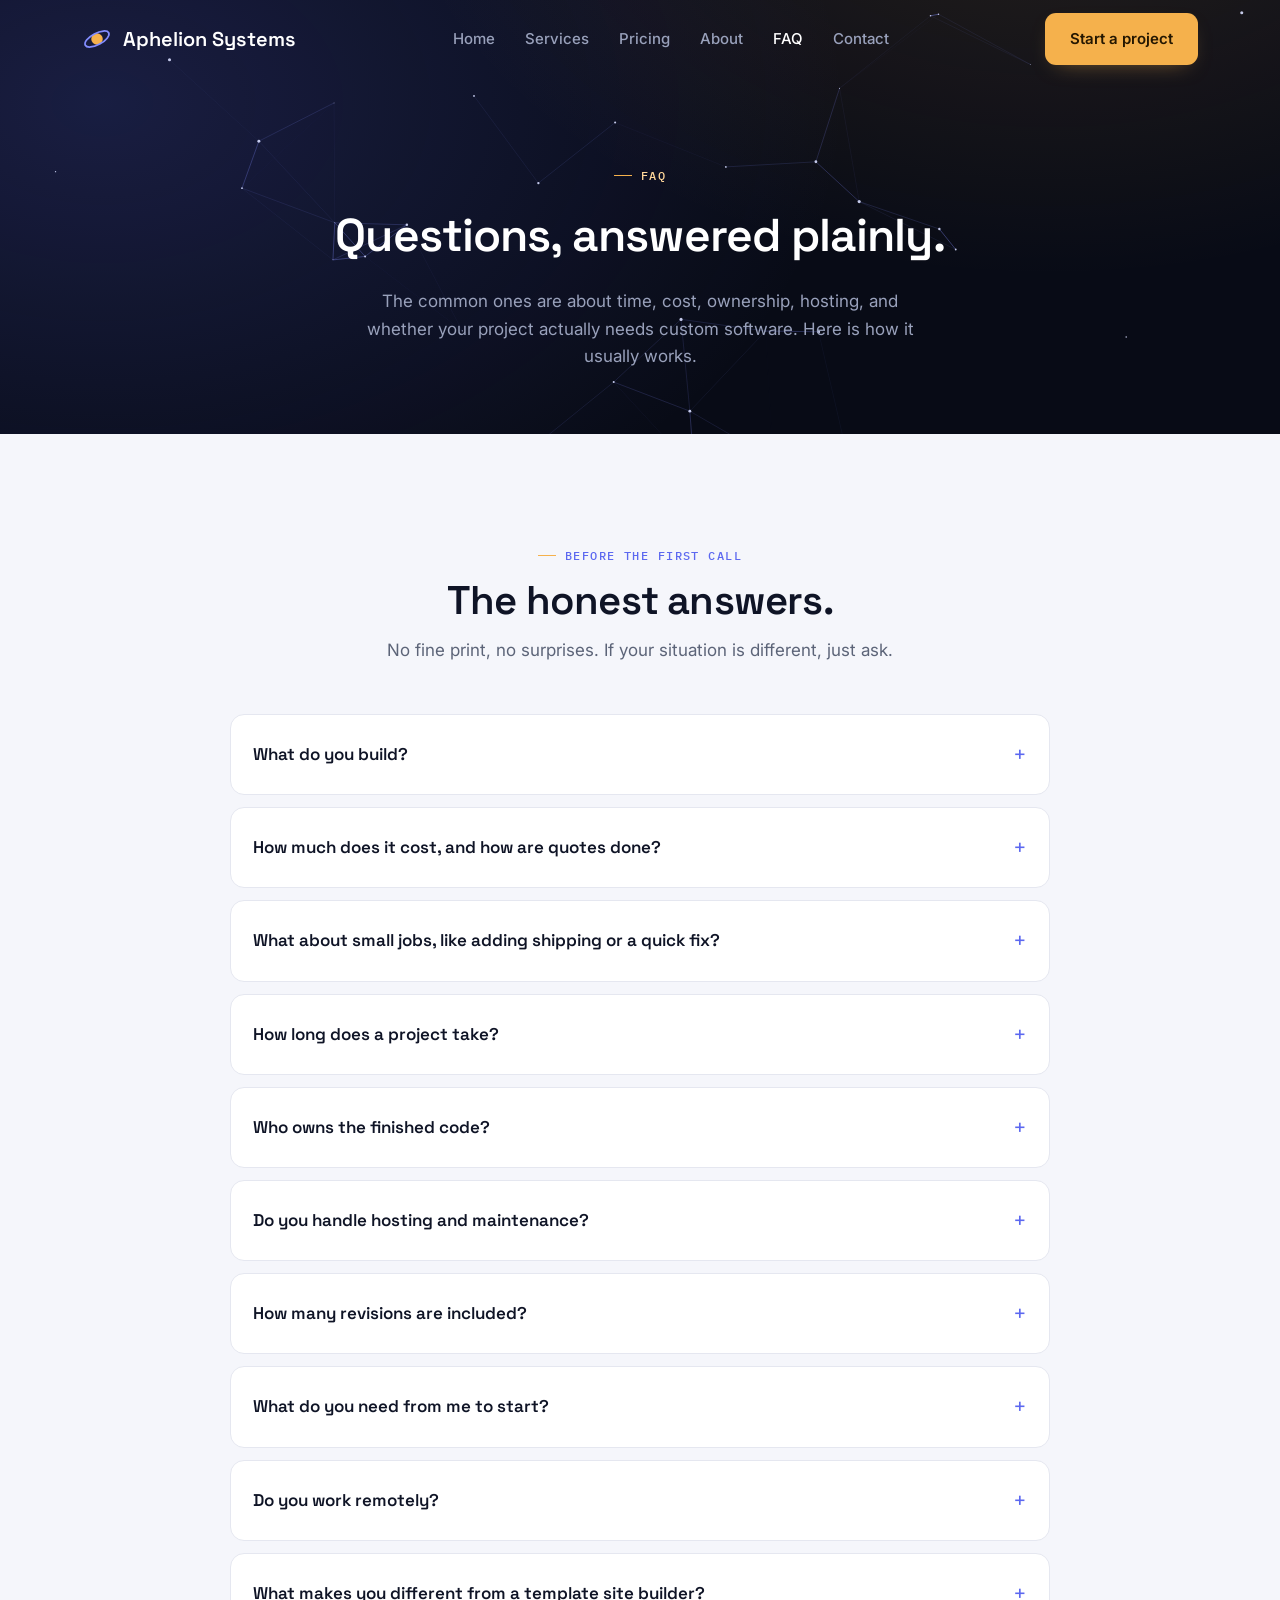
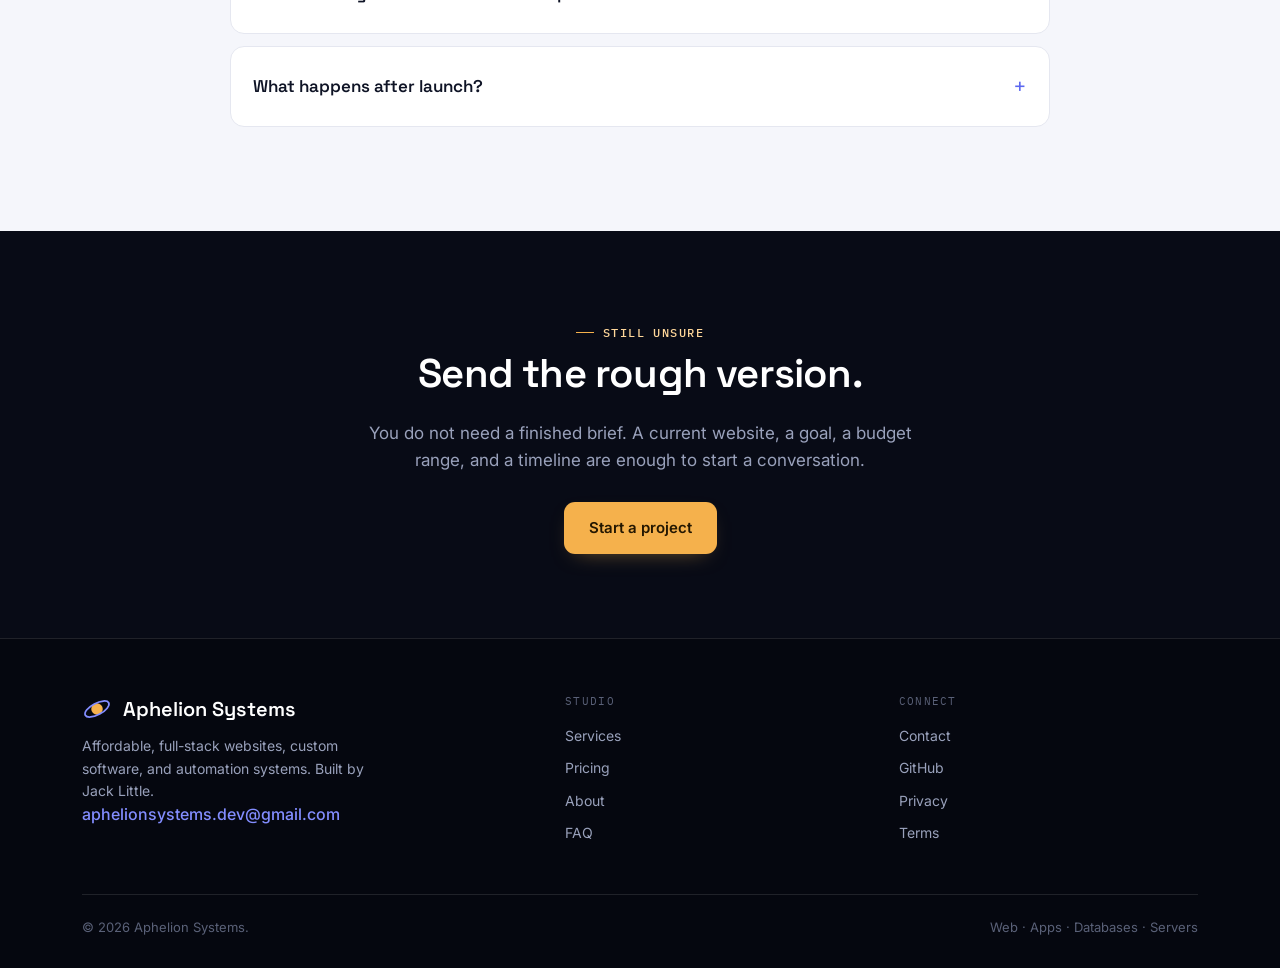
<file: faq.html>
<!DOCTYPE html>
<html lang="en">
<head>
  <meta charset="UTF-8" />
  <meta name="viewport" content="width=device-width, initial-scale=1.0" />
  <meta name="theme-color" content="#080B16" />
  <meta name="description" content="Common questions about working with Aphelion Systems: pricing, timelines, ownership, hosting, and getting started." />
  <meta property="og:title" content="FAQ | Aphelion Systems" />
  <meta property="og:description" content="Common questions about working with Aphelion Systems: pricing, timelines, ownership, hosting, and getting started." />
  <meta property="og:image" content="https://www.aphelionsystems.dev/assets/work-storefront.jpg" />
  <meta property="og:url" content="https://www.aphelionsystems.dev/faq.html" />
  <meta name="twitter:card" content="summary_large_image" />
  <link rel="canonical" href="https://www.aphelionsystems.dev/faq.html" />
  <link rel="icon" href="/favicon.ico" sizes="32x32" />
  <link rel="icon" href="/assets/favicon.svg" type="image/svg+xml" />
  <link rel="apple-touch-icon" href="/assets/apple-touch-icon.png" />
  <title>FAQ | Aphelion Systems</title>
  <link rel="preconnect" href="https://fonts.googleapis.com" />
  <link rel="preconnect" href="https://fonts.gstatic.com" crossorigin />
  <link href="https://fonts.googleapis.com/css2?family=IBM+Plex+Mono:wght@500&family=Inter:wght@400;500;600;700&family=Space+Grotesk:wght@400;500;600;700&display=swap" rel="stylesheet" />
  <link rel="stylesheet" href="styles.css?v=14" />
  <script type="application/ld+json">
  {"@context": "https://schema.org", "@type": "FAQPage", "mainEntity": [{"@type": "Question", "name": "What do you build?", "acceptedAnswer": {"@type": "Answer", "text": "Lean premium websites, custom software, and automation systems. That ranges from a fast starter site, to a full business website, to custom apps with accounts, dashboards, data, admin workflows, and integrations. Not every project needs an app. If a polished website solves the problem, we keep it lean. A custom app makes sense when you need logins, data, or workflows a static site cannot handle."}}, {"@type": "Question", "name": "How much does it cost, and how are quotes done?", "acceptedAnswer": {"@type": "Answer", "text": "Pricing depends on scope, not on guesswork. You send a current website or rough idea, your goal, a budget range, and a timeline, and you get a clear fixed quote before any work begins. Small projects can run on a simple agreed payment schedule. Larger projects usually work best with a deposit before the build and the remaining balance before final handoff."}}, {"@type": "Question", "name": "What about small jobs, like adding shipping or a quick fix?", "acceptedAnswer": {"@type": "Answer", "text": "Not everything is a full build. Small, well-defined tasks like adding shipping to a store, a pre-launch review, content updates, or bug fixes get a flat quote up front. Open-ended work runs at $45/hr with a one-hour minimum, and questions after launch are free for the first two weeks, then hourly or a $50/mo care plan. The common ones are listed on the pricing page."}}, {"@type": "Question", "name": "How long does a project take?", "acceptedAnswer": {"@type": "Answer", "text": "Starter sites usually take 5 to 7 days. Business websites often take 1 to 2 weeks. Interactive sites take about 2 to 3 weeks. Custom systems generally start around 3 to 6 weeks depending on complexity. You get a timeline with your quote so there are no moving targets."}}, {"@type": "Question", "name": "Who owns the finished code?", "acceptedAnswer": {"@type": "Answer", "text": "You do. Once the project is paid for, the finished project files belong to you outright. There is no lock-in and no monthly fee just to keep your own site. We can also help deploy it and explain how future updates work."}}, {"@type": "Question", "name": "Do you handle hosting and maintenance?", "acceptedAnswer": {"@type": "Answer", "text": "Yes, when you want it. I set up fast, reliable hosting matched to the project, from free static hosting for a marketing site to a managed platform like Cloudflare for something larger, always in your own accounts and your name. A custom domain can be added later when you are ready to pay for one. For ongoing work, optional care plans cover updates, fixes, and future improvements."}}, {"@type": "Question", "name": "How many revisions are included?", "acceptedAnswer": {"@type": "Answer", "text": "Every scope includes a clear revision pass covering content, layout, mobile behavior, and launch details. That is enough to get the project right for most clients. Extra rounds or major scope changes are simple to quote separately so the cost stays predictable."}}, {"@type": "Question", "name": "What do you need from me to start?", "acceptedAnswer": {"@type": "Answer", "text": "A rough description of the business, your preferred contact method, any existing logo or brand assets, page content if you have it, and a few examples of sites or apps you like. You do not need a perfect brief. A current website, a goal, a budget range, and a timeline are enough to get moving."}}, {"@type": "Question", "name": "Do you work remotely?", "acceptedAnswer": {"@type": "Answer", "text": "Yes. Everything runs over email and your preferred contact method, so location is not a constraint. You get clear written updates, review links you can open anywhere, and handoff notes at the end. The studio email for everything is aphelionsystems.dev@gmail.com."}}, {"@type": "Question", "name": "What makes you different from a template site builder?", "acceptedAnswer": {"@type": "Answer", "text": "Template builders give you a generic layout and a recurring bill to keep it. You get code you own, built around your business instead of a stock theme. The work is responsive and accessible by default, with readable spacing, labels, alt text, keyboard-friendly navigation, and clear calls to action. And when a website is not enough, the same studio can build the custom software behind it, so you are not stitching together vendors."}}, {"@type": "Question", "name": "What happens after launch?", "acceptedAnswer": {"@type": "Answer", "text": "The launch checklist covers mobile review, forms, metadata, sitemap, deployment, and handoff notes, plus setup for contact forms, payment links, Search Console readiness, and analytics once you have the right accounts. After that you own the project. An optional care plan can cover ongoing updates whenever you want a hand."}}]}
  </script>
</head>
<body>
  <canvas id="space" aria-hidden="true"></canvas>
  <header class="nav" data-header>
    <div class="shell">
      <a class="brand" href="index.html" aria-label="Aphelion Systems home"><svg class="mark" viewBox="0 0 34 34" fill="none" xmlns="http://www.w3.org/2000/svg" aria-hidden="true"><circle cx="17" cy="17" r="6.5" fill="#F5B14C"/><ellipse cx="17" cy="17" rx="15" ry="6.5" stroke="#838DFF" stroke-width="2" transform="rotate(-28 17 17)"/></svg> Aphelion Systems</a>
      <nav class="nav-links" id="site-nav" aria-label="Primary navigation">
        <a href="index.html">Home</a>
        <a href="services.html">Services</a>
        <a href="pricing.html">Pricing</a>
        <a href="about.html">About</a>
        <a href="faq.html" aria-current="page">FAQ</a>
        <a href="contact.html">Contact</a>
      </nav>
      <div class="nav-cta"><a href="contact.html" class="btn btn-amber">Start a project</a><button class="nav-toggle" type="button" data-nav-toggle aria-expanded="false" aria-controls="site-nav"><span></span><span></span><span></span></button></div>
    </div>
  </header>
<header class="page-hero"><div class="shell"><span class="eyebrow on-dark">FAQ</span><h1>Questions, answered plainly.</h1><p>The common ones are about time, cost, ownership, hosting, and whether your project actually needs custom software. Here is how it usually works.</p></div></header>
<main>
  <section class="section">
    <div class="shell">
      <div class="section-head center" data-reveal><span class="eyebrow">Before the first call</span><h2 class="section-title">The honest answers.</h2><p class="section-sub">No fine print, no surprises. If your situation is different, just ask.</p></div>
      <div class="faq" data-reveal>
        <details>
          <summary>What do you build?</summary>
          <p>Lean premium websites, custom software, and automation systems. That ranges from a fast starter site, to a full business website, to custom apps with accounts, dashboards, data, admin workflows, and integrations. Not every project needs an app. If a polished website solves the problem, we keep it lean. A custom app makes sense when you need logins, data, or workflows a static site cannot handle.</p>
        </details>
        <details>
          <summary>How much does it cost, and how are quotes done?</summary>
          <p>Pricing depends on scope, not on guesswork. You send a current website or rough idea, your goal, a budget range, and a timeline, and you get a clear fixed quote before any work begins. Small projects can run on a simple agreed payment schedule. Larger projects usually work best with a deposit before the build and the remaining balance before final handoff.</p>
        </details>
        <details>
          <summary>What about small jobs, like adding shipping or a quick fix?</summary>
          <p>Not everything is a full build. Small, well-defined tasks like adding shipping to a store, a pre-launch review, content updates, or bug fixes get a flat quote up front. Open-ended work runs at $45/hr with a one-hour minimum, and questions after launch are free for the first two weeks, then hourly or a $50/mo care plan. The common ones are listed on the <a href="pricing.html">pricing page</a>.</p>
        </details>
        <details>
          <summary>How long does a project take?</summary>
          <p>Starter sites usually take 5 to 7 days. Business websites often take 1 to 2 weeks. Interactive sites take about 2 to 3 weeks. Custom systems generally start around 3 to 6 weeks depending on complexity. You get a timeline with your quote so there are no moving targets.</p>
        </details>
        <details>
          <summary>Who owns the finished code?</summary>
          <p>You do. Once the project is paid for, the finished project files belong to you outright. There is no lock-in and no monthly fee just to keep your own site. We can also help deploy it and explain how future updates work.</p>
        </details>
        <details>
          <summary>Do you handle hosting and maintenance?</summary>
          <p>Yes, when you want it. I set up fast, reliable hosting matched to the project, from free static hosting for a marketing site to a managed platform like Cloudflare for something larger, always in your own accounts and your name. A custom domain can be added later when you are ready to pay for one. For ongoing work, optional care plans cover updates, fixes, and future improvements.</p>
        </details>
        <details>
          <summary>How many revisions are included?</summary>
          <p>Every scope includes a clear revision pass covering content, layout, mobile behavior, and launch details. That is enough to get the project right for most clients. Extra rounds or major scope changes are simple to quote separately so the cost stays predictable.</p>
        </details>
        <details>
          <summary>What do you need from me to start?</summary>
          <p>A rough description of the business, your preferred contact method, any existing logo or brand assets, page content if you have it, and a few examples of sites or apps you like. You do not need a perfect brief. A current website, a goal, a budget range, and a timeline are enough to get moving.</p>
        </details>
        <details>
          <summary>Do you work remotely?</summary>
          <p>Yes. Everything runs over email and your preferred contact method, so location is not a constraint. You get clear written updates, review links you can open anywhere, and handoff notes at the end. The studio email for everything is aphelionsystems.dev@gmail.com.</p>
        </details>
        <details>
          <summary>What makes you different from a template site builder?</summary>
          <p>Template builders give you a generic layout and a recurring bill to keep it. You get code you own, built around your business instead of a stock theme. The work is responsive and accessible by default, with readable spacing, labels, alt text, keyboard-friendly navigation, and clear calls to action. And when a website is not enough, the same studio can build the custom software behind it, so you are not stitching together vendors.</p>
        </details>
        <details>
          <summary>What happens after launch?</summary>
          <p>The launch checklist covers mobile review, forms, metadata, sitemap, deployment, and handoff notes, plus setup for contact forms, payment links, Search Console readiness, and analytics once you have the right accounts. After that you own the project. An optional care plan can cover ongoing updates whenever you want a hand.</p>
        </details>
      </div>
    </div>
  </section>
  <section class="section dark tight">
    <div class="shell">
      <div class="cta-panel" data-reveal><span class="eyebrow">Still unsure</span><h2>Send the rough version.</h2><p>You do not need a finished brief. A current website, a goal, a budget range, and a timeline are enough to start a conversation.</p><a class="btn btn-amber" href="contact.html">Start a project</a></div>
    </div>
  </section>
</main>
  <footer class="site-footer">
    <div class="shell">
      <div class="footer-grid">
        <div><div class="brand"><svg class="mark" viewBox="0 0 34 34" fill="none" xmlns="http://www.w3.org/2000/svg" aria-hidden="true"><circle cx="17" cy="17" r="6.5" fill="#F5B14C"/><ellipse cx="17" cy="17" rx="15" ry="6.5" stroke="#838DFF" stroke-width="2" transform="rotate(-28 17 17)"/></svg> Aphelion Systems</div>
          <p class="tagline">Affordable, full-stack websites, custom software, and automation systems. Built by Jack Little.</p>
          <a class="email" href="mailto:aphelionsystems.dev@gmail.com">aphelionsystems.dev@gmail.com</a></div>
        <div><div class="colhead">Studio</div><a class="flink" href="services.html">Services</a><a class="flink" href="pricing.html">Pricing</a><a class="flink" href="about.html">About</a><a class="flink" href="faq.html">FAQ</a></div>
        <div><div class="colhead">Connect</div><a class="flink" href="contact.html">Contact</a><a class="flink" href="https://github.com/jacklittle4">GitHub</a><a class="flink" href="privacy.html">Privacy</a><a class="flink" href="terms.html">Terms</a></div>
      </div>
      <div class="footer-bottom"><span>&copy; <span data-year>2026</span> Aphelion Systems.</span><span>Web &middot; Apps &middot; Databases &middot; Servers</span></div>
    </div>
  </footer>
  <script src="script.js?v=11"></script>
</body>
</html>
</file>
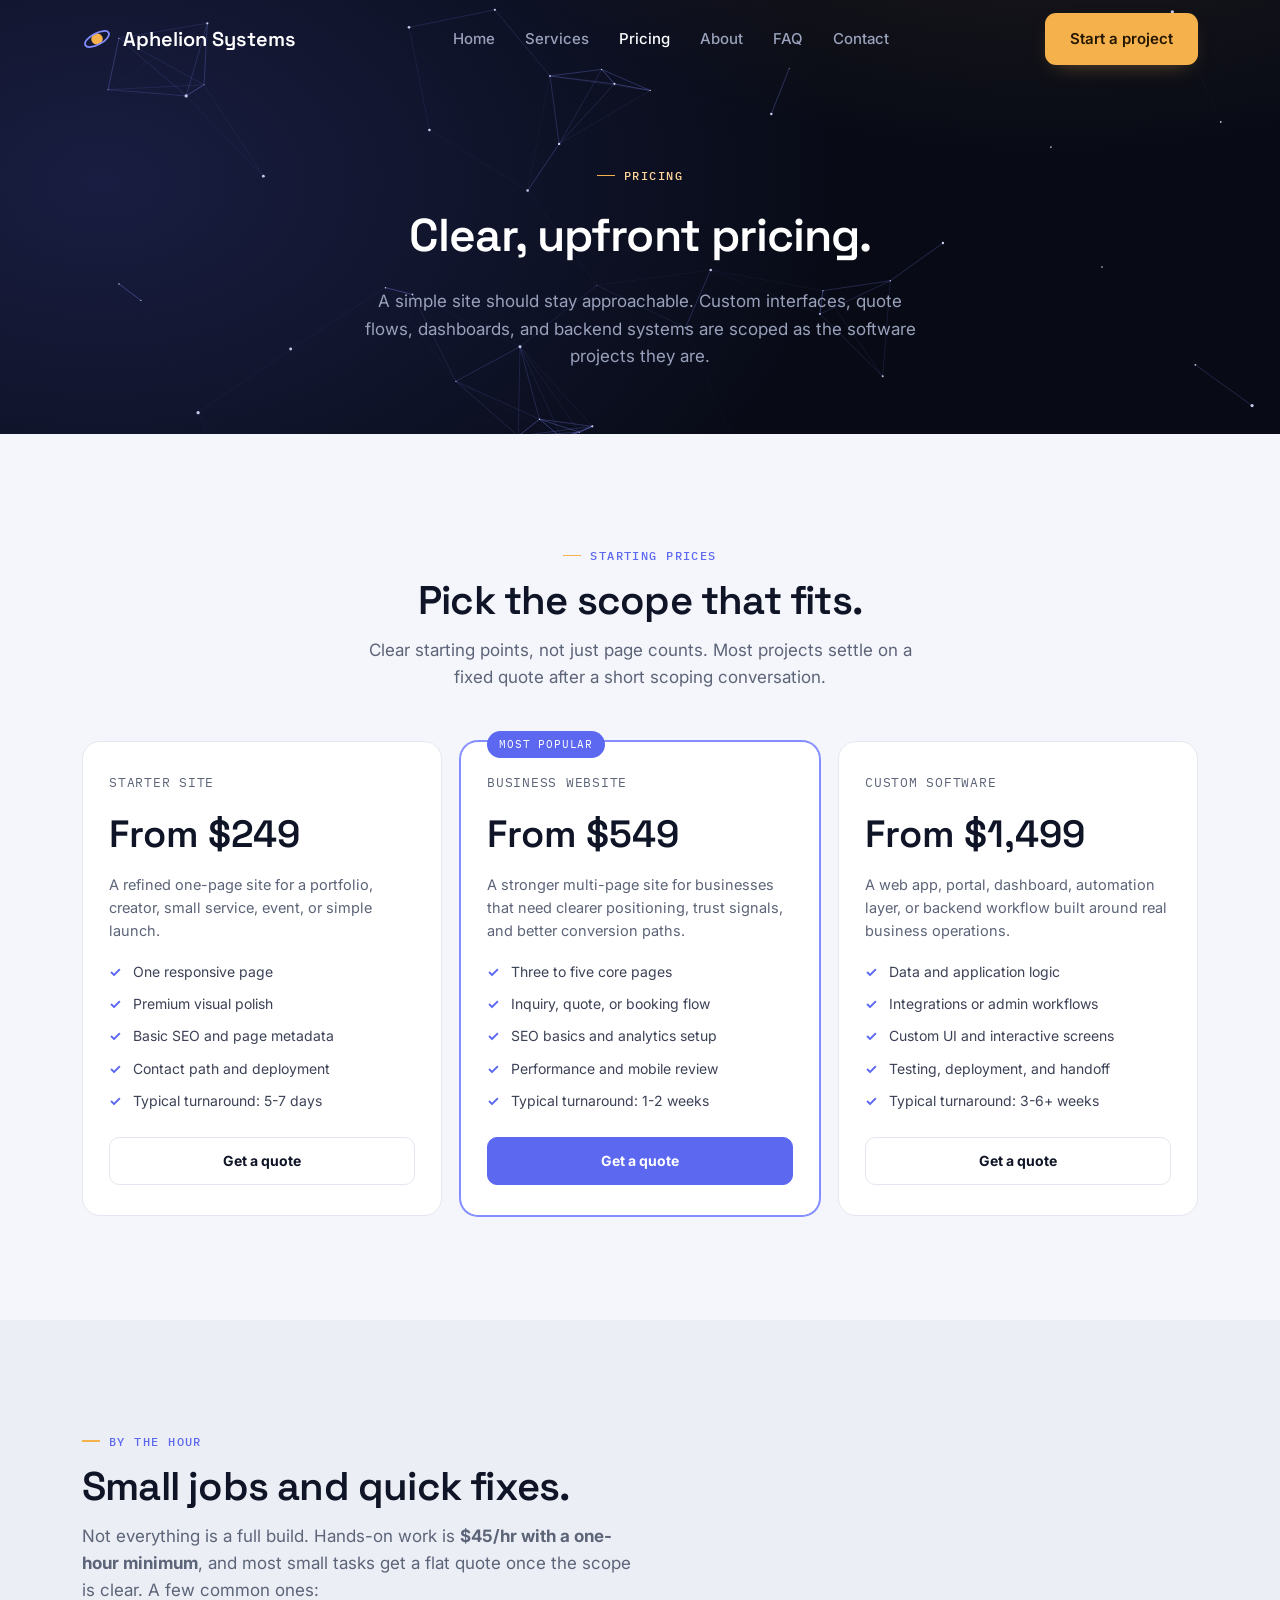
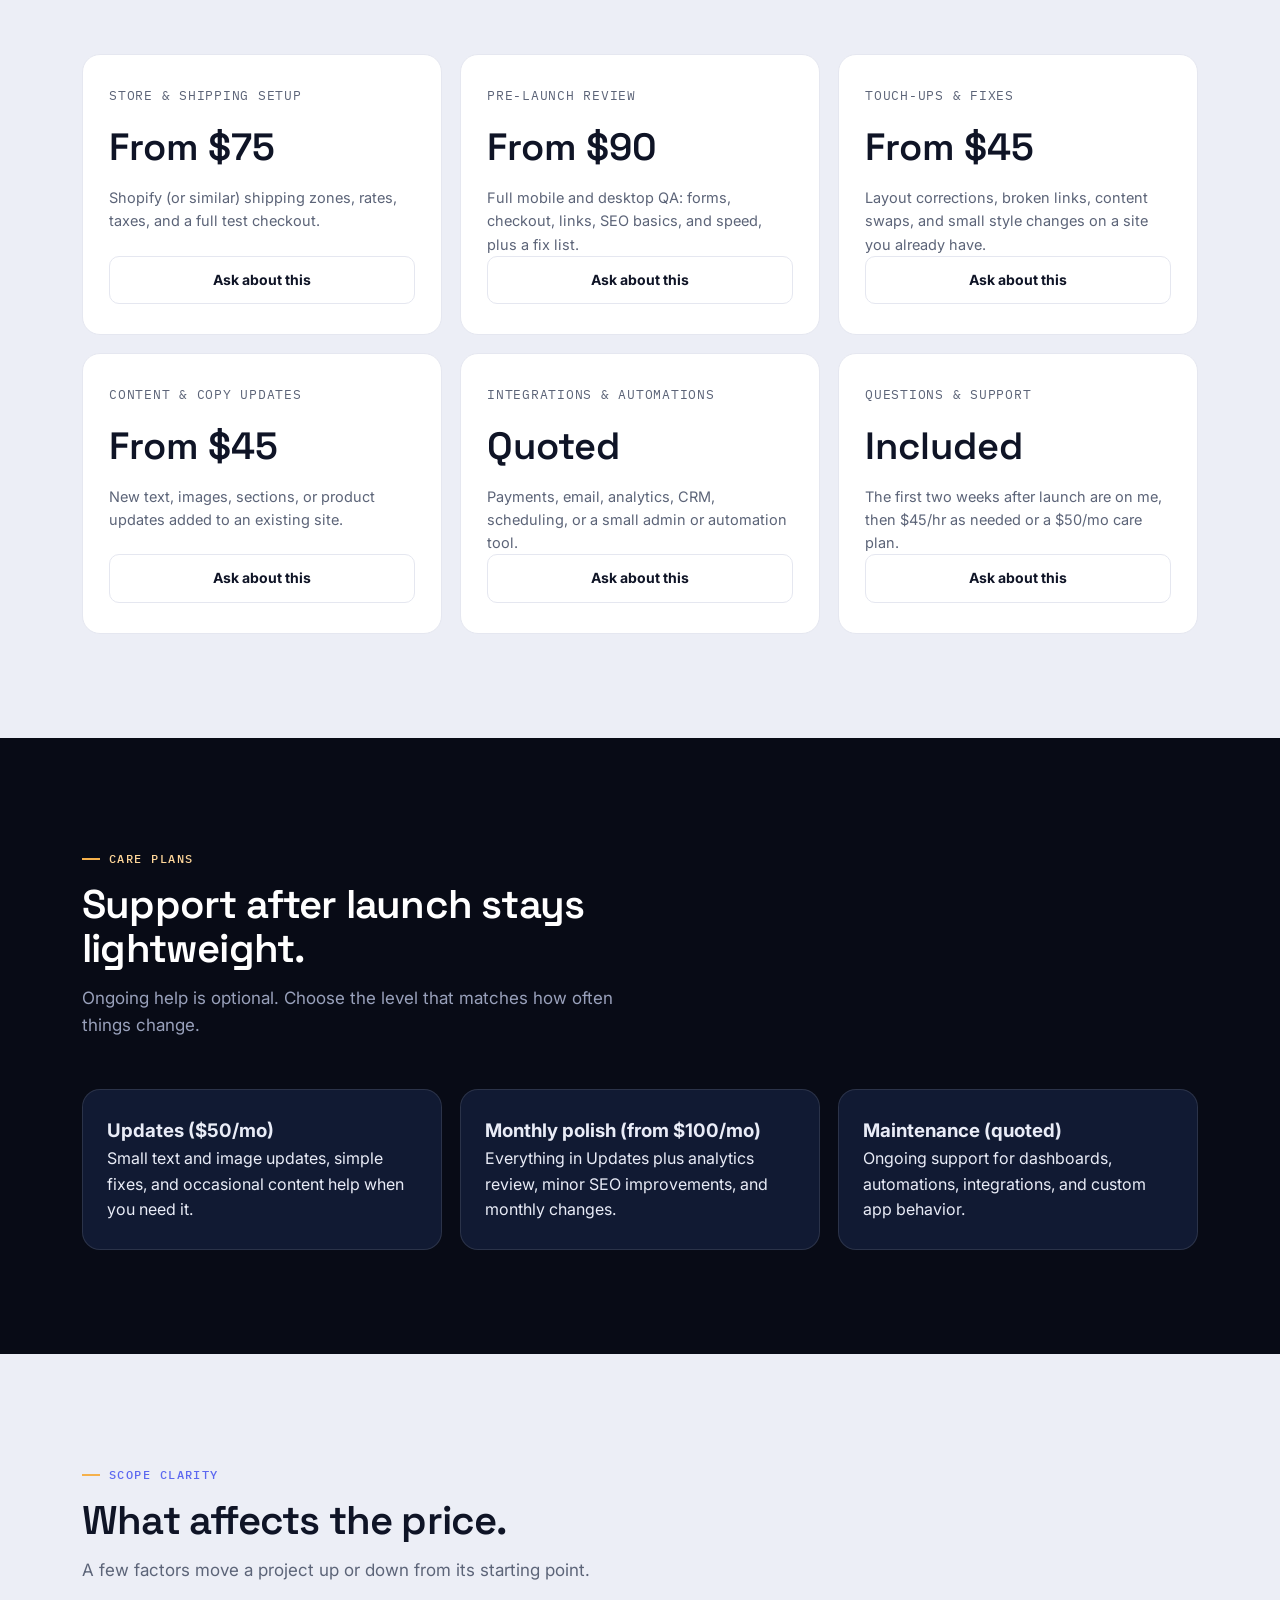
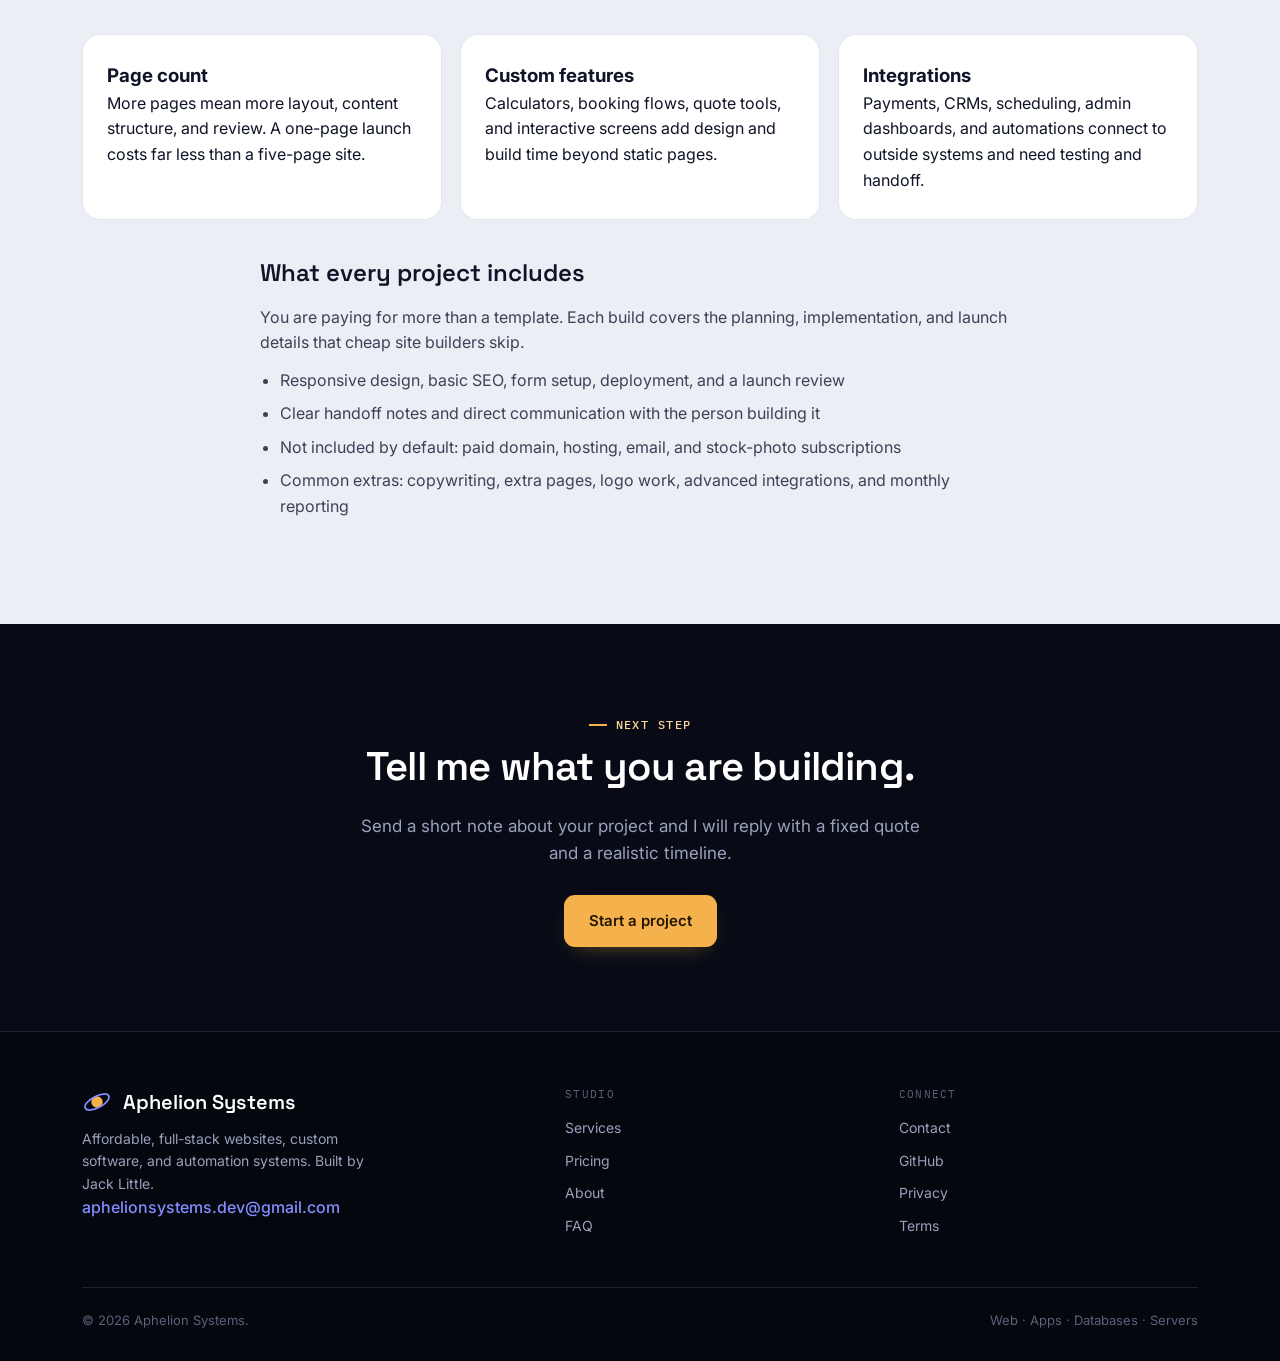
<file: pricing.html>
<!DOCTYPE html>
<html lang="en">
<head>
  <meta charset="UTF-8" />
  <meta name="viewport" content="width=device-width, initial-scale=1.0" />
  <meta name="theme-color" content="#080B16" />
  <meta name="description" content="Transparent starting prices for starter sites, business websites, and custom software, with care plans." />
  <meta property="og:title" content="Pricing | Aphelion Systems" />
  <meta property="og:description" content="Transparent starting prices for starter sites, business websites, and custom software, with care plans." />
  <meta property="og:image" content="https://www.aphelionsystems.dev/assets/work-storefront.jpg" />
  <meta property="og:url" content="https://www.aphelionsystems.dev/pricing.html" />
  <meta name="twitter:card" content="summary_large_image" />
  <link rel="canonical" href="https://www.aphelionsystems.dev/pricing.html" />
  <link rel="icon" href="/favicon.ico" sizes="32x32" />
  <link rel="icon" href="/assets/favicon.svg" type="image/svg+xml" />
  <link rel="apple-touch-icon" href="/assets/apple-touch-icon.png" />
  <title>Pricing | Aphelion Systems</title>
  <link rel="preconnect" href="https://fonts.googleapis.com" />
  <link rel="preconnect" href="https://fonts.gstatic.com" crossorigin />
  <link href="https://fonts.googleapis.com/css2?family=IBM+Plex+Mono:wght@500&family=Inter:wght@400;500;600;700&family=Space+Grotesk:wght@400;500;600;700&display=swap" rel="stylesheet" />
  <link rel="stylesheet" href="styles.css?v=14" />
</head>
<body>
  <canvas id="space" aria-hidden="true"></canvas>
  <header class="nav" data-header>
    <div class="shell">
      <a class="brand" href="index.html" aria-label="Aphelion Systems home"><svg class="mark" viewBox="0 0 34 34" fill="none" xmlns="http://www.w3.org/2000/svg" aria-hidden="true"><circle cx="17" cy="17" r="6.5" fill="#F5B14C"/><ellipse cx="17" cy="17" rx="15" ry="6.5" stroke="#838DFF" stroke-width="2" transform="rotate(-28 17 17)"/></svg> Aphelion Systems</a>
      <nav class="nav-links" id="site-nav" aria-label="Primary navigation">
        <a href="index.html">Home</a>
        <a href="services.html">Services</a>
        <a href="pricing.html" aria-current="page">Pricing</a>
        <a href="about.html">About</a>
        <a href="faq.html">FAQ</a>
        <a href="contact.html">Contact</a>
      </nav>
      <div class="nav-cta"><a href="contact.html" class="btn btn-amber">Start a project</a><button class="nav-toggle" type="button" data-nav-toggle aria-expanded="false" aria-controls="site-nav"><span></span><span></span><span></span></button></div>
    </div>
  </header>
<header class="page-hero"><div class="shell"><span class="eyebrow on-dark">Pricing</span><h1>Clear, upfront pricing.</h1><p>A simple site should stay approachable. Custom interfaces, quote flows, dashboards, and backend systems are scoped as the software projects they are.</p></div></header>
<main>
  <section class="section">
    <div class="shell">
      <div class="section-head center" data-reveal><span class="eyebrow">Starting prices</span><h2 class="section-title">Pick the scope that fits.</h2><p class="section-sub">Clear starting points, not just page counts. Most projects settle on a fixed quote after a short scoping conversation.</p></div>
      <div class="tier-grid">
        <article class="tier" data-reveal>
          <div class="pname">Starter Site</div>
          <div class="cost">From $249<small> </small></div>
          <p>A refined one-page site for a portfolio, creator, small service, event, or simple launch.</p>
          <ul>
            <li>One responsive page</li>
            <li>Premium visual polish</li>
            <li>Basic SEO and page metadata</li>
            <li>Contact path and deployment</li>
            <li>Typical turnaround: 5-7 days</li>
          </ul>
          <a class="go" href="contact.html">Get a quote</a>
        </article>
        <article class="tier feat" data-reveal data-delay="1">
          <div class="badge">Most popular</div>
          <div class="pname">Business Website</div>
          <div class="cost">From $549<small> </small></div>
          <p>A stronger multi-page site for businesses that need clearer positioning, trust signals, and better conversion paths.</p>
          <ul>
            <li>Three to five core pages</li>
            <li>Inquiry, quote, or booking flow</li>
            <li>SEO basics and analytics setup</li>
            <li>Performance and mobile review</li>
            <li>Typical turnaround: 1-2 weeks</li>
          </ul>
          <a class="go" href="contact.html">Get a quote</a>
        </article>
        <article class="tier" data-reveal data-delay="2">
          <div class="pname">Custom Software</div>
          <div class="cost">From $1,499<small> </small></div>
          <p>A web app, portal, dashboard, automation layer, or backend workflow built around real business operations.</p>
          <ul>
            <li>Data and application logic</li>
            <li>Integrations or admin workflows</li>
            <li>Custom UI and interactive screens</li>
            <li>Testing, deployment, and handoff</li>
            <li>Typical turnaround: 3-6+ weeks</li>
          </ul>
          <a class="go" href="contact.html">Get a quote</a>
        </article>
      </div>
    </div>
  </section>

  <section class="section alt">
    <div class="shell">
      <div class="section-head" data-reveal><span class="eyebrow">By the hour</span><h2 class="section-title">Small jobs and quick fixes.</h2><p class="section-sub">Not everything is a full build. Hands-on work is <strong>$45/hr with a one-hour minimum</strong>, and most small tasks get a flat quote once the scope is clear. A few common ones:</p></div>
      <div class="tier-grid">
        <article class="tier" data-reveal>
          <div class="pname">Store &amp; shipping setup</div>
          <div class="cost">From $75<small> </small></div>
          <p>Shopify (or similar) shipping zones, rates, taxes, and a full test checkout.</p>
          <a class="go" href="contact.html">Ask about this</a>
        </article>
        <article class="tier" data-reveal data-delay="1">
          <div class="pname">Pre-launch review</div>
          <div class="cost">From $90<small> </small></div>
          <p>Full mobile and desktop QA: forms, checkout, links, SEO basics, and speed, plus a fix list.</p>
          <a class="go" href="contact.html">Ask about this</a>
        </article>
        <article class="tier" data-reveal data-delay="2">
          <div class="pname">Touch-ups &amp; fixes</div>
          <div class="cost">From $45<small> </small></div>
          <p>Layout corrections, broken links, content swaps, and small style changes on a site you already have.</p>
          <a class="go" href="contact.html">Ask about this</a>
        </article>
        <article class="tier" data-reveal>
          <div class="pname">Content &amp; copy updates</div>
          <div class="cost">From $45<small> </small></div>
          <p>New text, images, sections, or product updates added to an existing site.</p>
          <a class="go" href="contact.html">Ask about this</a>
        </article>
        <article class="tier" data-reveal data-delay="1">
          <div class="pname">Integrations &amp; automations</div>
          <div class="cost">Quoted</div>
          <p>Payments, email, analytics, CRM, scheduling, or a small admin or automation tool.</p>
          <a class="go" href="contact.html">Ask about this</a>
        </article>
        <article class="tier" data-reveal data-delay="2">
          <div class="pname">Questions &amp; support</div>
          <div class="cost">Included<small> </small></div>
          <p>The first two weeks after launch are on me, then $45/hr as needed or a $50/mo care plan.</p>
          <a class="go" href="contact.html">Ask about this</a>
        </article>
      </div>
    </div>
  </section>

  <section class="section dark">
    <div class="shell">
      <div class="section-head" data-reveal><span class="eyebrow">Care plans</span><h2 class="section-title">Support after launch stays lightweight.</h2><p class="section-sub">Ongoing help is optional. Choose the level that matches how often things change.</p></div>
      <div class="grid-3">
        <article class="card" data-reveal>
          <h3>Updates ($50/mo)</h3>
          <p>Small text and image updates, simple fixes, and occasional content help when you need it.</p>
        </article>
        <article class="card" data-reveal data-delay="1">
          <h3>Monthly polish (from $100/mo)</h3>
          <p>Everything in Updates plus analytics review, minor SEO improvements, and monthly changes.</p>
        </article>
        <article class="card" data-reveal data-delay="2">
          <h3>Maintenance (quoted)</h3>
          <p>Ongoing support for dashboards, automations, integrations, and custom app behavior.</p>
        </article>
      </div>
    </div>
  </section>

  <section class="section alt">
    <div class="shell">
      <div class="section-head" data-reveal><span class="eyebrow">Scope clarity</span><h2 class="section-title">What affects the price.</h2><p class="section-sub">A few factors move a project up or down from its starting point.</p></div>
      <div class="grid-3">
        <article class="card" data-reveal>
          <h3>Page count</h3>
          <p>More pages mean more layout, content structure, and review. A one-page launch costs far less than a five-page site.</p>
        </article>
        <article class="card" data-reveal data-delay="1">
          <h3>Custom features</h3>
          <p>Calculators, booking flows, quote tools, and interactive screens add design and build time beyond static pages.</p>
        </article>
        <article class="card" data-reveal data-delay="2">
          <h3>Integrations</h3>
          <p>Payments, CRMs, scheduling, admin dashboards, and automations connect to outside systems and need testing and handoff.</p>
        </article>
      </div>
      <div class="prose" data-reveal>
        <h2>What every project includes</h2>
        <p>You are paying for more than a template. Each build covers the planning, implementation, and launch details that cheap site builders skip.</p>
        <ul>
          <li>Responsive design, basic SEO, form setup, deployment, and a launch review</li>
          <li>Clear handoff notes and direct communication with the person building it</li>
          <li>Not included by default: paid domain, hosting, email, and stock-photo subscriptions</li>
          <li>Common extras: copywriting, extra pages, logo work, advanced integrations, and monthly reporting</li>
        </ul>
      </div>
    </div>
  </section>

  <section class="section dark tight">
    <div class="shell">
      <div class="cta-panel" data-reveal>
        <span class="eyebrow">Next step</span>
        <h2>Tell me what you are building.</h2>
        <p>Send a short note about your project and I will reply with a fixed quote and a realistic timeline.</p>
        <a class="btn btn-amber" href="contact.html">Start a project</a>
      </div>
    </div>
  </section>
</main>
  <footer class="site-footer">
    <div class="shell">
      <div class="footer-grid">
        <div><div class="brand"><svg class="mark" viewBox="0 0 34 34" fill="none" xmlns="http://www.w3.org/2000/svg" aria-hidden="true"><circle cx="17" cy="17" r="6.5" fill="#F5B14C"/><ellipse cx="17" cy="17" rx="15" ry="6.5" stroke="#838DFF" stroke-width="2" transform="rotate(-28 17 17)"/></svg> Aphelion Systems</div>
          <p class="tagline">Affordable, full-stack websites, custom software, and automation systems. Built by Jack Little.</p>
          <a class="email" href="mailto:aphelionsystems.dev@gmail.com">aphelionsystems.dev@gmail.com</a></div>
        <div><div class="colhead">Studio</div><a class="flink" href="services.html">Services</a><a class="flink" href="pricing.html">Pricing</a><a class="flink" href="about.html">About</a><a class="flink" href="faq.html">FAQ</a></div>
        <div><div class="colhead">Connect</div><a class="flink" href="contact.html">Contact</a><a class="flink" href="https://github.com/jacklittle4">GitHub</a><a class="flink" href="privacy.html">Privacy</a><a class="flink" href="terms.html">Terms</a></div>
      </div>
      <div class="footer-bottom"><span>&copy; <span data-year>2026</span> Aphelion Systems.</span><span>Web &middot; Apps &middot; Databases &middot; Servers</span></div>
    </div>
  </footer>
  <script src="script.js?v=11"></script>
</body>
</html>
</file>
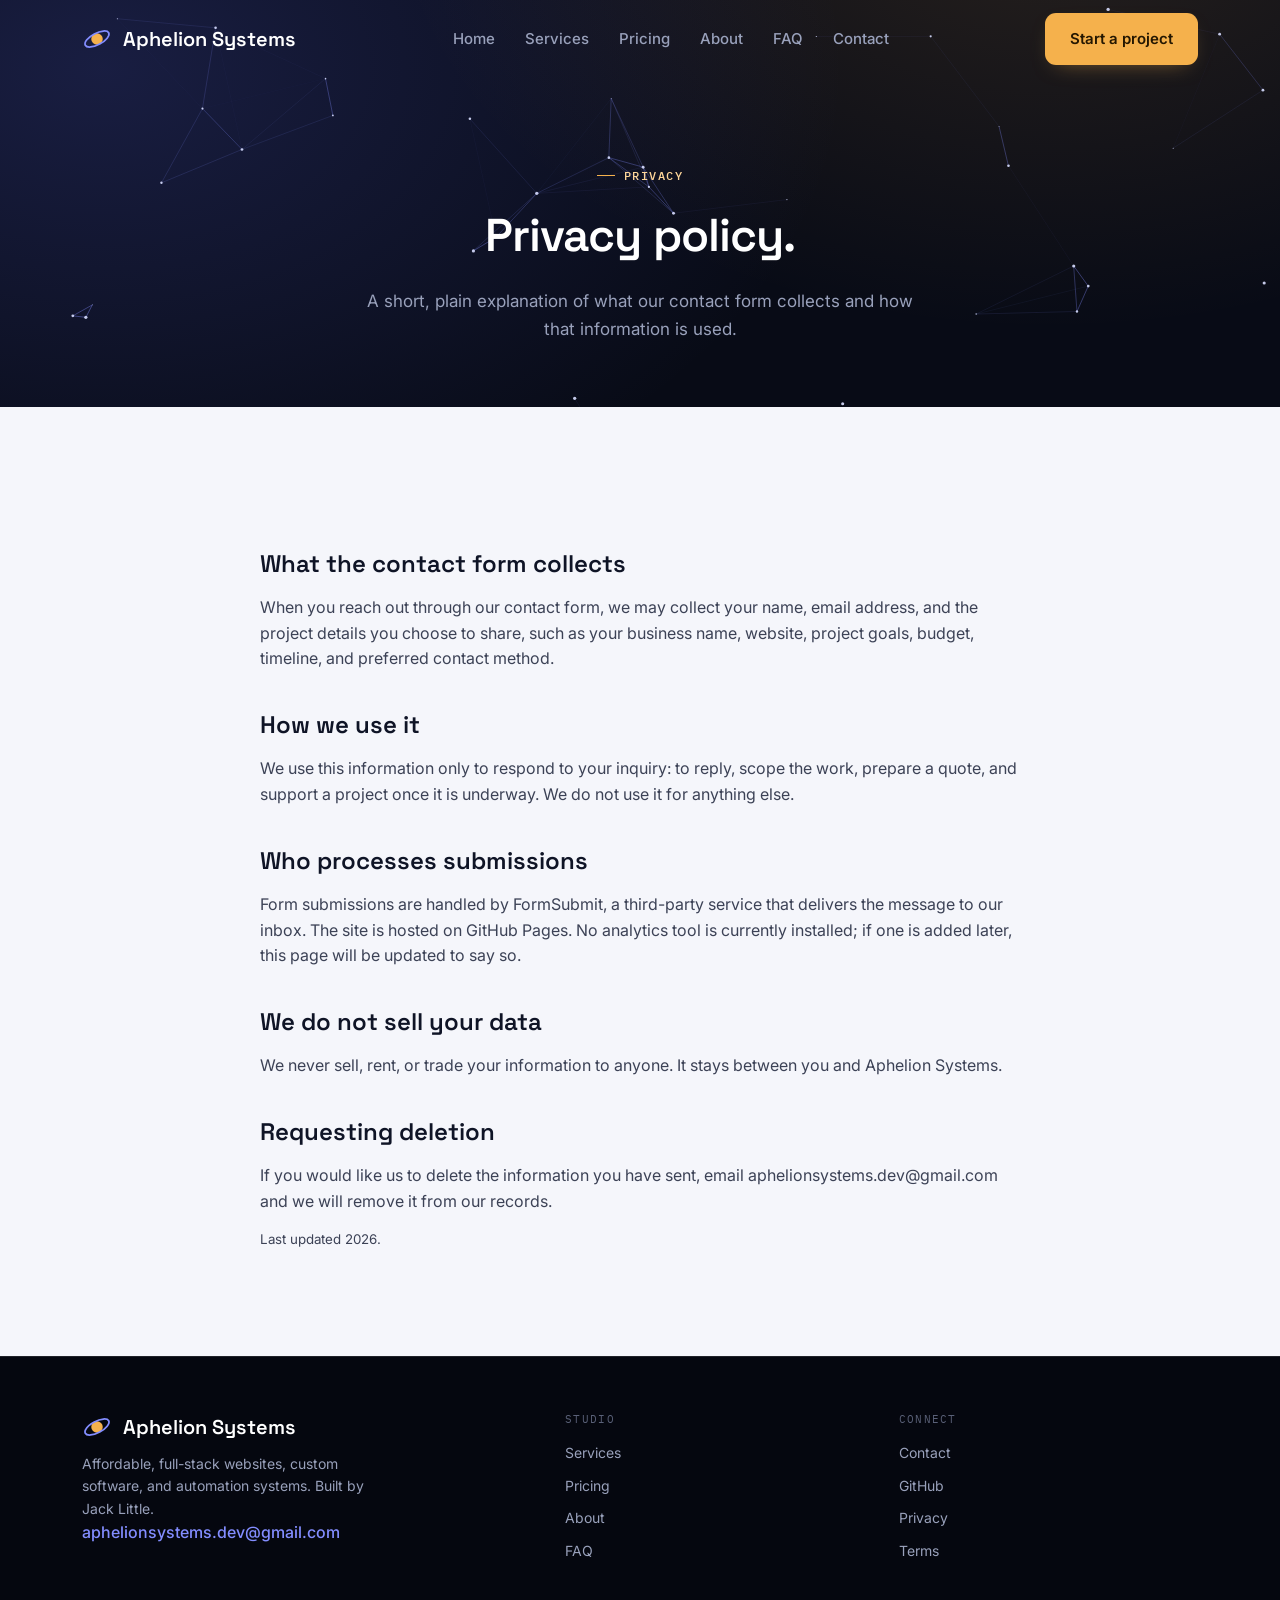
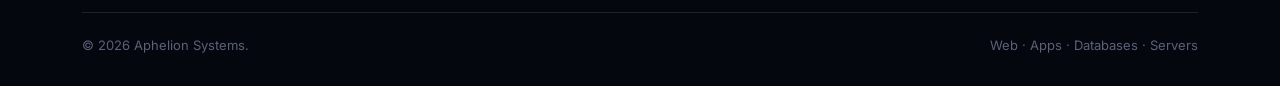
<file: privacy.html>
<!DOCTYPE html>
<html lang="en">
<head>
  <meta charset="UTF-8" />
  <meta name="viewport" content="width=device-width, initial-scale=1.0" />
  <meta name="theme-color" content="#080B16" />
  <meta name="description" content="Privacy policy for Aphelion Systems." />
  <meta property="og:title" content="Privacy | Aphelion Systems" />
  <meta property="og:description" content="Privacy policy for Aphelion Systems." />
  <meta property="og:image" content="https://www.aphelionsystems.dev/assets/work-storefront.jpg" />
  <meta property="og:url" content="https://www.aphelionsystems.dev/privacy.html" />
  <meta name="twitter:card" content="summary_large_image" />
  <link rel="canonical" href="https://www.aphelionsystems.dev/privacy.html" />
  <link rel="icon" href="/favicon.ico" sizes="32x32" />
  <link rel="icon" href="/assets/favicon.svg" type="image/svg+xml" />
  <link rel="apple-touch-icon" href="/assets/apple-touch-icon.png" />
  <title>Privacy | Aphelion Systems</title>
  <link rel="preconnect" href="https://fonts.googleapis.com" />
  <link rel="preconnect" href="https://fonts.gstatic.com" crossorigin />
  <link href="https://fonts.googleapis.com/css2?family=IBM+Plex+Mono:wght@500&family=Inter:wght@400;500;600;700&family=Space+Grotesk:wght@400;500;600;700&display=swap" rel="stylesheet" />
  <link rel="stylesheet" href="styles.css?v=14" />
</head>
<body>
  <canvas id="space" aria-hidden="true"></canvas>
  <header class="nav" data-header>
    <div class="shell">
      <a class="brand" href="index.html" aria-label="Aphelion Systems home"><svg class="mark" viewBox="0 0 34 34" fill="none" xmlns="http://www.w3.org/2000/svg" aria-hidden="true"><circle cx="17" cy="17" r="6.5" fill="#F5B14C"/><ellipse cx="17" cy="17" rx="15" ry="6.5" stroke="#838DFF" stroke-width="2" transform="rotate(-28 17 17)"/></svg> Aphelion Systems</a>
      <nav class="nav-links" id="site-nav" aria-label="Primary navigation">
        <a href="index.html">Home</a>
        <a href="services.html">Services</a>
        <a href="pricing.html">Pricing</a>
        <a href="about.html">About</a>
        <a href="faq.html">FAQ</a>
        <a href="contact.html">Contact</a>
      </nav>
      <div class="nav-cta"><a href="contact.html" class="btn btn-amber">Start a project</a><button class="nav-toggle" type="button" data-nav-toggle aria-expanded="false" aria-controls="site-nav"><span></span><span></span><span></span></button></div>
    </div>
  </header>
<header class="page-hero"><div class="shell"><span class="eyebrow on-dark">Privacy</span><h1>Privacy policy.</h1><p>A short, plain explanation of what our contact form collects and how that information is used.</p></div></header>
<main>
  <section class="section">
    <div class="shell">
      <div class="prose" data-reveal>
        <h2>What the contact form collects</h2>
        <p>When you reach out through our contact form, we may collect your name, email address, and the project details you choose to share, such as your business name, website, project goals, budget, timeline, and preferred contact method.</p>

        <h2>How we use it</h2>
        <p>We use this information only to respond to your inquiry: to reply, scope the work, prepare a quote, and support a project once it is underway. We do not use it for anything else.</p>

        <h2>Who processes submissions</h2>
        <p>Form submissions are handled by FormSubmit, a third-party service that delivers the message to our inbox. The site is hosted on GitHub Pages. No analytics tool is currently installed; if one is added later, this page will be updated to say so.</p>

        <h2>We do not sell your data</h2>
        <p>We never sell, rent, or trade your information to anyone. It stays between you and Aphelion Systems.</p>

        <h2>Requesting deletion</h2>
        <p>If you would like us to delete the information you have sent, email <a href="mailto:aphelionsystems.dev@gmail.com">aphelionsystems.dev@gmail.com</a> and we will remove it from our records.</p>

        <p><small>Last updated 2026.</small></p>
      </div>
    </div>
  </section>
</main>
  <footer class="site-footer">
    <div class="shell">
      <div class="footer-grid">
        <div><div class="brand"><svg class="mark" viewBox="0 0 34 34" fill="none" xmlns="http://www.w3.org/2000/svg" aria-hidden="true"><circle cx="17" cy="17" r="6.5" fill="#F5B14C"/><ellipse cx="17" cy="17" rx="15" ry="6.5" stroke="#838DFF" stroke-width="2" transform="rotate(-28 17 17)"/></svg> Aphelion Systems</div>
          <p class="tagline">Affordable, full-stack websites, custom software, and automation systems. Built by Jack Little.</p>
          <a class="email" href="mailto:aphelionsystems.dev@gmail.com">aphelionsystems.dev@gmail.com</a></div>
        <div><div class="colhead">Studio</div><a class="flink" href="services.html">Services</a><a class="flink" href="pricing.html">Pricing</a><a class="flink" href="about.html">About</a><a class="flink" href="faq.html">FAQ</a></div>
        <div><div class="colhead">Connect</div><a class="flink" href="contact.html">Contact</a><a class="flink" href="https://github.com/jacklittle4">GitHub</a><a class="flink" href="privacy.html">Privacy</a><a class="flink" href="terms.html">Terms</a></div>
      </div>
      <div class="footer-bottom"><span>&copy; <span data-year>2026</span> Aphelion Systems.</span><span>Web &middot; Apps &middot; Databases &middot; Servers</span></div>
    </div>
  </footer>
  <script src="script.js?v=11"></script>
</body>
</html>
</file>
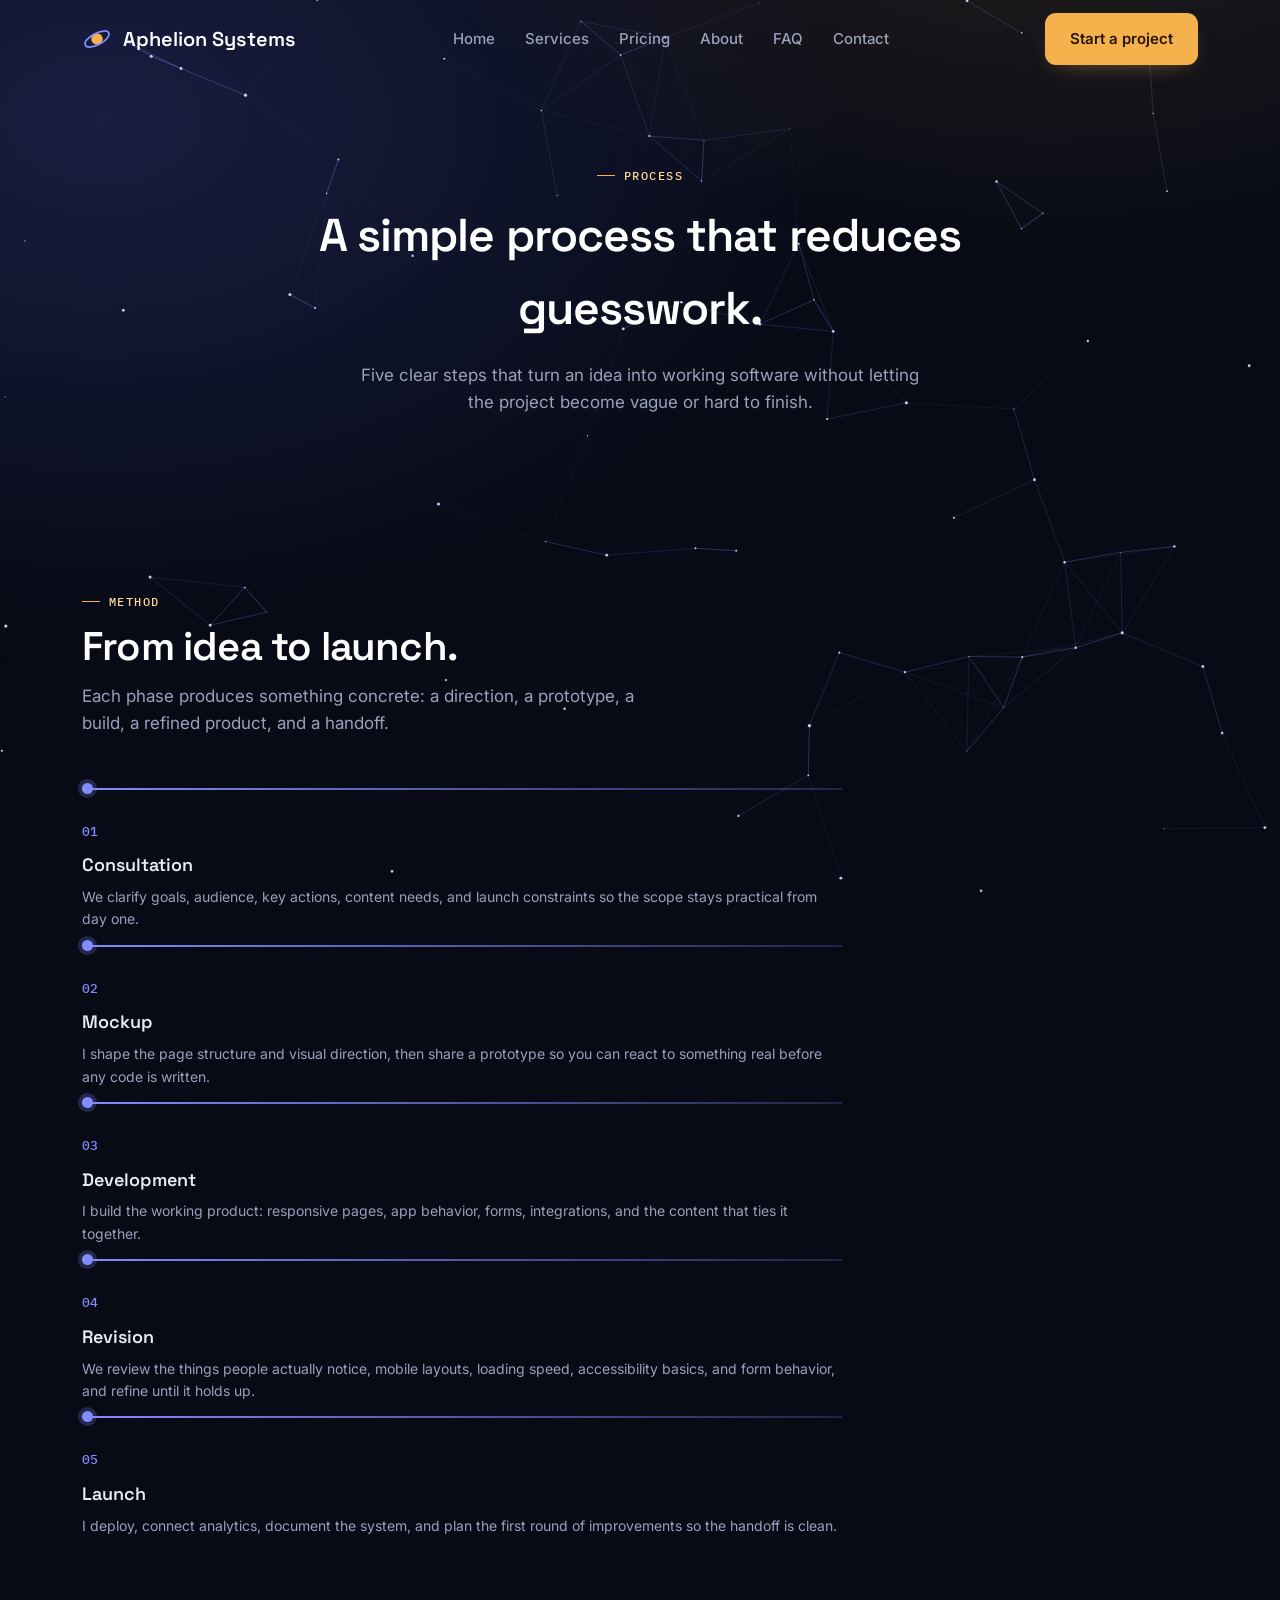
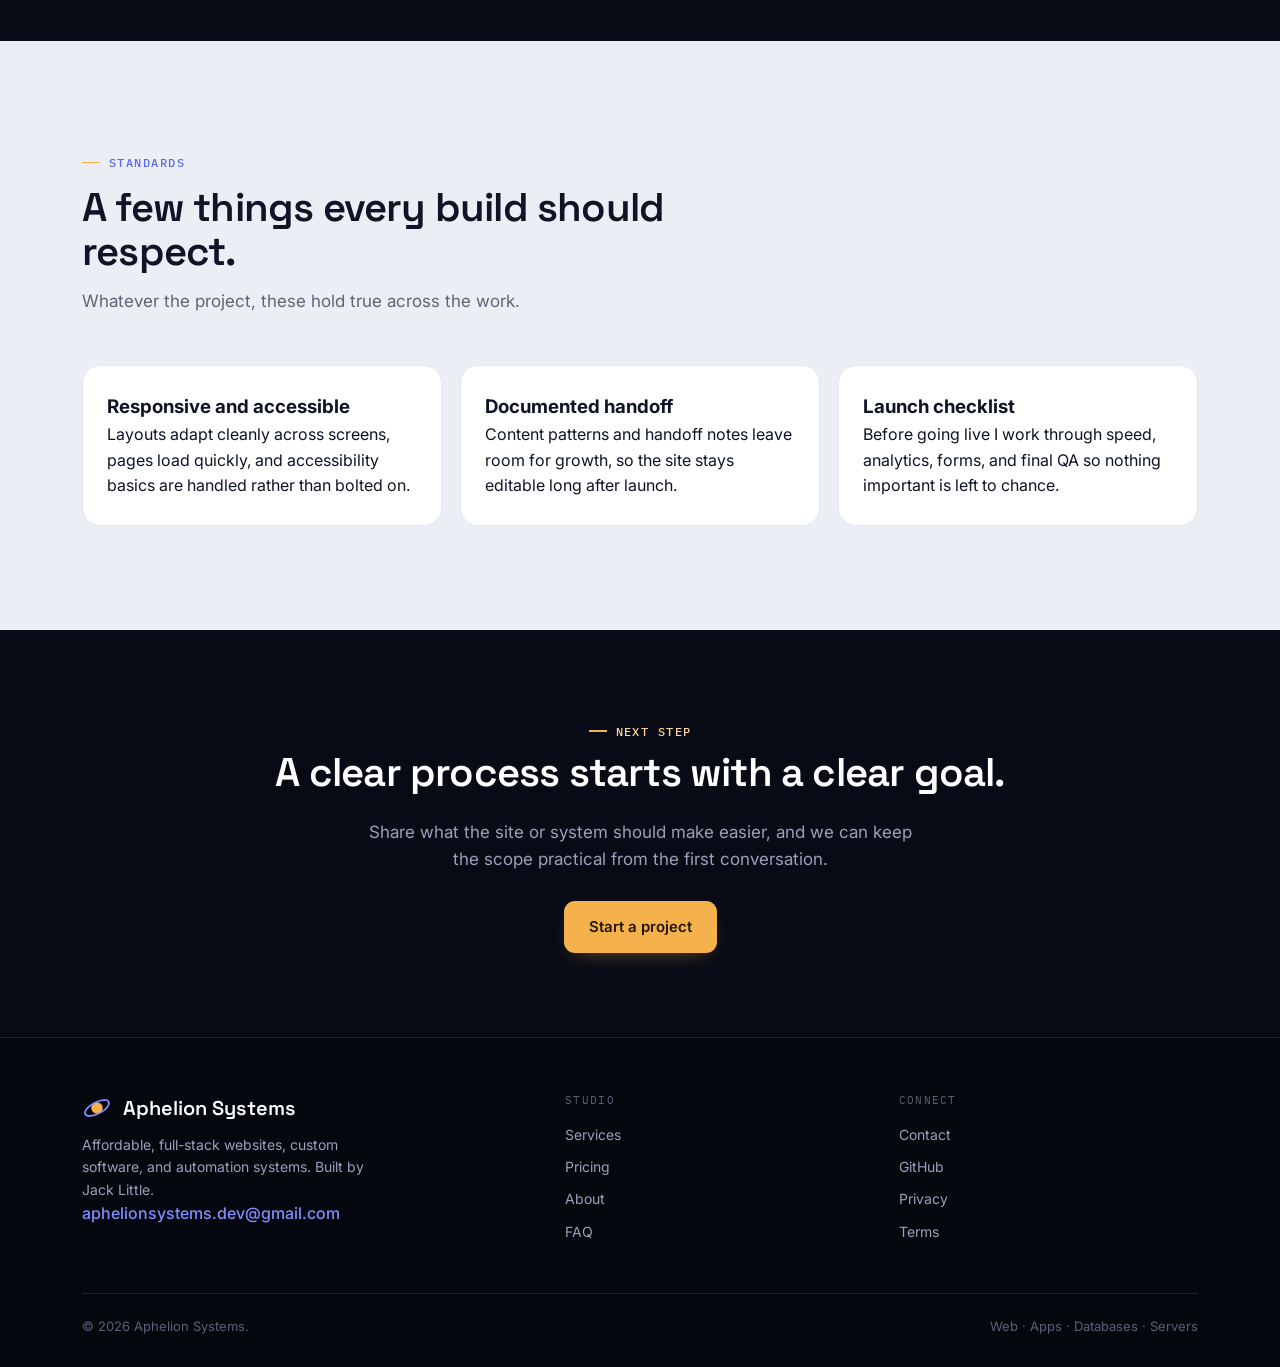
<file: process.html>
<!DOCTYPE html>
<html lang="en">
<head>
  <meta charset="UTF-8" />
  <meta name="viewport" content="width=device-width, initial-scale=1.0" />
  <meta name="theme-color" content="#080B16" />
  <meta name="description" content="A simple five-step process: consultation, mockup, development, revision, and launch." />
  <meta property="og:title" content="Process | Aphelion Systems" />
  <meta property="og:description" content="A simple five-step process: consultation, mockup, development, revision, and launch." />
  <meta property="og:image" content="https://www.aphelionsystems.dev/assets/work-storefront.jpg" />
  <meta property="og:url" content="https://www.aphelionsystems.dev/process.html" />
  <meta name="twitter:card" content="summary_large_image" />
  <link rel="canonical" href="https://www.aphelionsystems.dev/process.html" />
  <link rel="icon" href="/favicon.ico" sizes="32x32" />
  <link rel="icon" href="/assets/favicon.svg" type="image/svg+xml" />
  <link rel="apple-touch-icon" href="/assets/apple-touch-icon.png" />
  <title>Process | Aphelion Systems</title>
  <link rel="preconnect" href="https://fonts.googleapis.com" />
  <link rel="preconnect" href="https://fonts.gstatic.com" crossorigin />
  <link href="https://fonts.googleapis.com/css2?family=IBM+Plex+Mono:wght@500&family=Inter:wght@400;500;600;700&family=Space+Grotesk:wght@400;500;600;700&display=swap" rel="stylesheet" />
  <link rel="stylesheet" href="styles.css?v=14" />
</head>
<body>
  <canvas id="space" aria-hidden="true"></canvas>
  <header class="nav" data-header>
    <div class="shell">
      <a class="brand" href="index.html" aria-label="Aphelion Systems home"><svg class="mark" viewBox="0 0 34 34" fill="none" xmlns="http://www.w3.org/2000/svg" aria-hidden="true"><circle cx="17" cy="17" r="6.5" fill="#F5B14C"/><ellipse cx="17" cy="17" rx="15" ry="6.5" stroke="#838DFF" stroke-width="2" transform="rotate(-28 17 17)"/></svg> Aphelion Systems</a>
      <nav class="nav-links" id="site-nav" aria-label="Primary navigation">
        <a href="index.html">Home</a>
        <a href="services.html">Services</a>
        <a href="pricing.html">Pricing</a>
        <a href="about.html">About</a>
        <a href="faq.html">FAQ</a>
        <a href="contact.html">Contact</a>
      </nav>
      <div class="nav-cta"><a href="contact.html" class="btn btn-amber">Start a project</a><button class="nav-toggle" type="button" data-nav-toggle aria-expanded="false" aria-controls="site-nav"><span></span><span></span><span></span></button></div>
    </div>
  </header>
<header class="page-hero"><div class="shell"><span class="eyebrow on-dark">Process</span><h1>A simple process that reduces guesswork.</h1><p>Five clear steps that turn an idea into working software without letting the project become vague or hard to finish.</p></div></header>
<main>
  <section class="section dark">
    <div class="shell">
      <div class="section-head" data-reveal><span class="eyebrow">Method</span><h2 class="section-title">From idea to launch.</h2><p class="section-sub">Each phase produces something concrete: a direction, a prototype, a build, a refined product, and a handoff.</p></div>
      <ol class="timeline stack">
        <li data-reveal><span>01</span><h3>Consultation</h3><p>We clarify goals, audience, key actions, content needs, and launch constraints so the scope stays practical from day one.</p></li>
        <li data-reveal data-delay="1"><span>02</span><h3>Mockup</h3><p>I shape the page structure and visual direction, then share a prototype so you can react to something real before any code is written.</p></li>
        <li data-reveal data-delay="2"><span>03</span><h3>Development</h3><p>I build the working product: responsive pages, app behavior, forms, integrations, and the content that ties it together.</p></li>
        <li data-reveal><span>04</span><h3>Revision</h3><p>We review the things people actually notice, mobile layouts, loading speed, accessibility basics, and form behavior, and refine until it holds up.</p></li>
        <li data-reveal data-delay="1"><span>05</span><h3>Launch</h3><p>I deploy, connect analytics, document the system, and plan the first round of improvements so the handoff is clean.</p></li>
      </ol>
    </div>
  </section>

  <section class="section alt">
    <div class="shell">
      <div class="section-head" data-reveal><span class="eyebrow">Standards</span><h2 class="section-title">A few things every build should respect.</h2><p class="section-sub">Whatever the project, these hold true across the work.</p></div>
      <div class="grid-3">
        <article class="card" data-reveal><h3>Responsive and accessible</h3><p>Layouts adapt cleanly across screens, pages load quickly, and accessibility basics are handled rather than bolted on.</p></article>
        <article class="card" data-reveal data-delay="1"><h3>Documented handoff</h3><p>Content patterns and handoff notes leave room for growth, so the site stays editable long after launch.</p></article>
        <article class="card" data-reveal data-delay="2"><h3>Launch checklist</h3><p>Before going live I work through speed, analytics, forms, and final QA so nothing important is left to chance.</p></article>
      </div>
    </div>
  </section>

  <section class="section dark tight">
    <div class="shell">
      <div class="cta-panel" data-reveal><span class="eyebrow">Next step</span><h2>A clear process starts with a clear goal.</h2><p>Share what the site or system should make easier, and we can keep the scope practical from the first conversation.</p><a class="btn btn-amber" href="contact.html">Start a project</a></div>
    </div>
  </section>
</main>
  <footer class="site-footer">
    <div class="shell">
      <div class="footer-grid">
        <div><div class="brand"><svg class="mark" viewBox="0 0 34 34" fill="none" xmlns="http://www.w3.org/2000/svg" aria-hidden="true"><circle cx="17" cy="17" r="6.5" fill="#F5B14C"/><ellipse cx="17" cy="17" rx="15" ry="6.5" stroke="#838DFF" stroke-width="2" transform="rotate(-28 17 17)"/></svg> Aphelion Systems</div>
          <p class="tagline">Affordable, full-stack websites, custom software, and automation systems. Built by Jack Little.</p>
          <a class="email" href="mailto:aphelionsystems.dev@gmail.com">aphelionsystems.dev@gmail.com</a></div>
        <div><div class="colhead">Studio</div><a class="flink" href="services.html">Services</a><a class="flink" href="pricing.html">Pricing</a><a class="flink" href="about.html">About</a><a class="flink" href="faq.html">FAQ</a></div>
        <div><div class="colhead">Connect</div><a class="flink" href="contact.html">Contact</a><a class="flink" href="https://github.com/jacklittle4">GitHub</a><a class="flink" href="privacy.html">Privacy</a><a class="flink" href="terms.html">Terms</a></div>
      </div>
      <div class="footer-bottom"><span>&copy; <span data-year>2026</span> Aphelion Systems.</span><span>Web &middot; Apps &middot; Databases &middot; Servers</span></div>
    </div>
  </footer>
  <script src="script.js?v=11"></script>
</body>
</html>
</file>
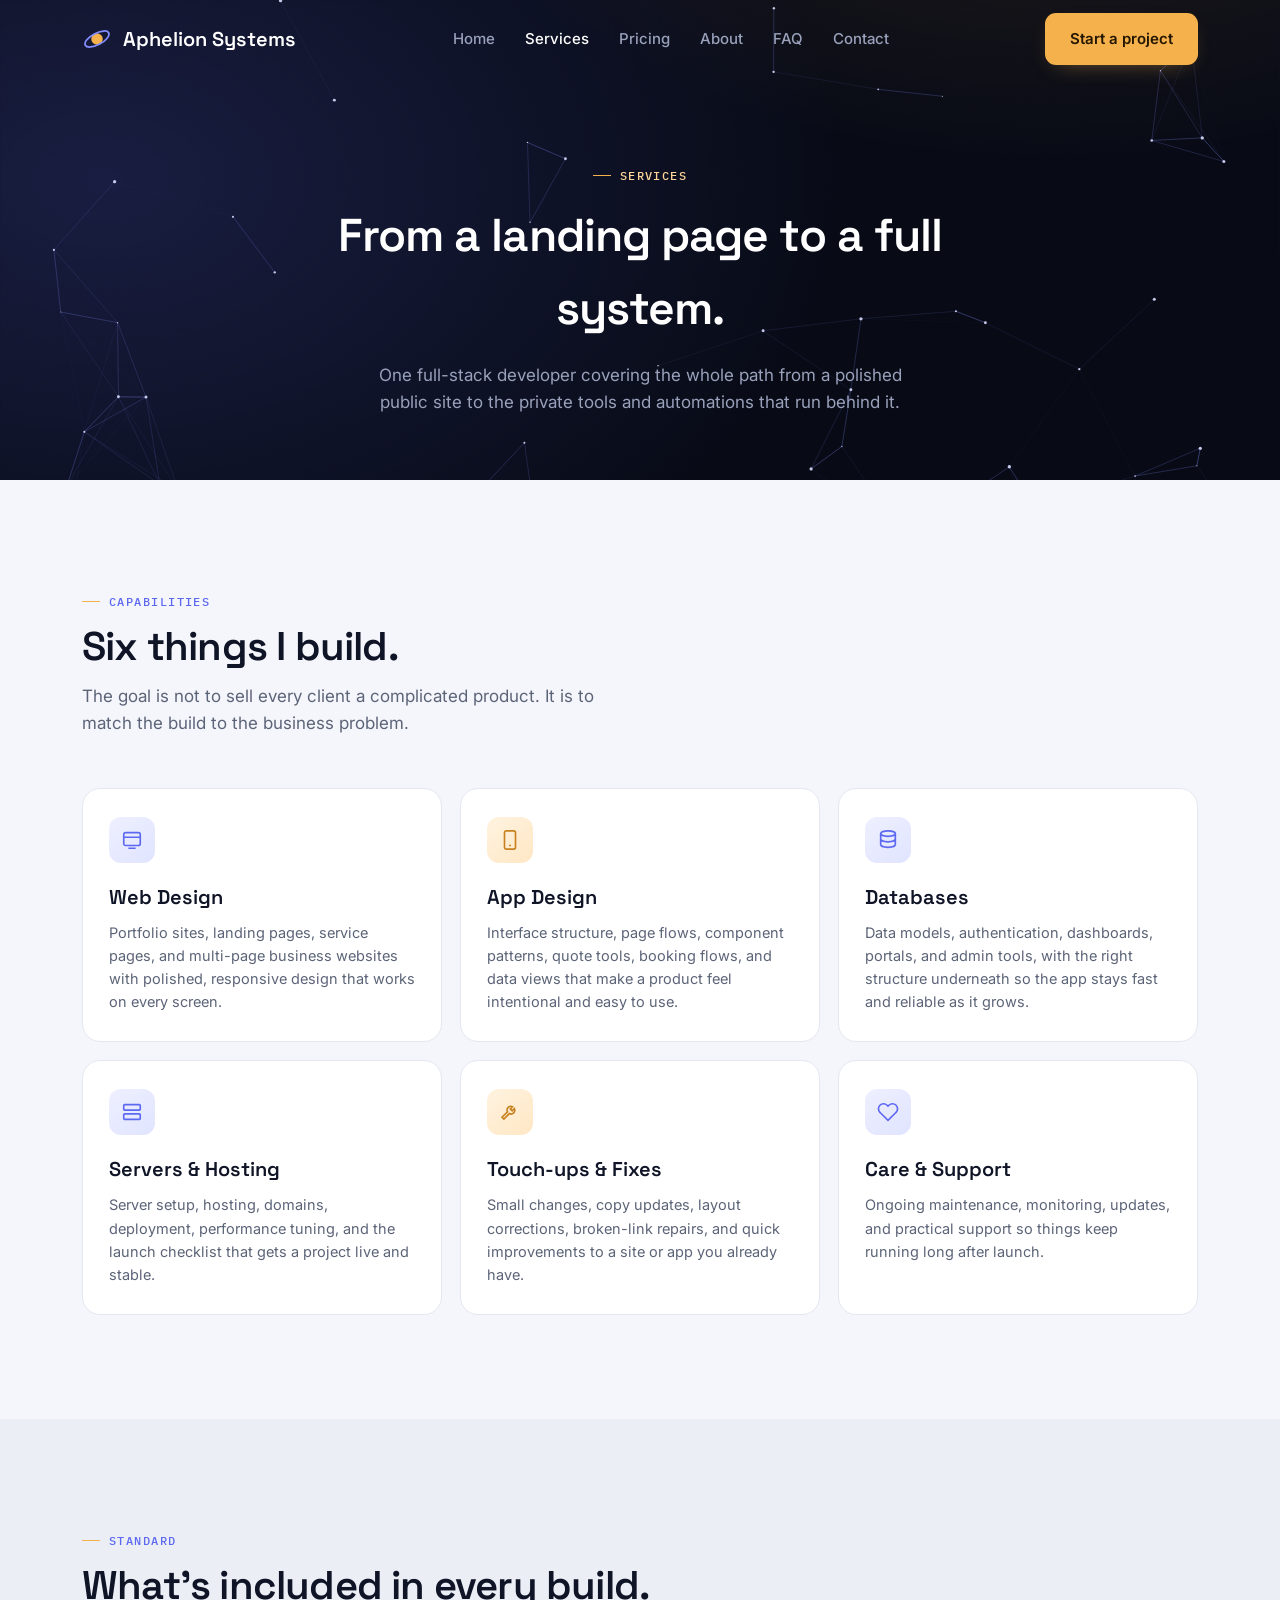
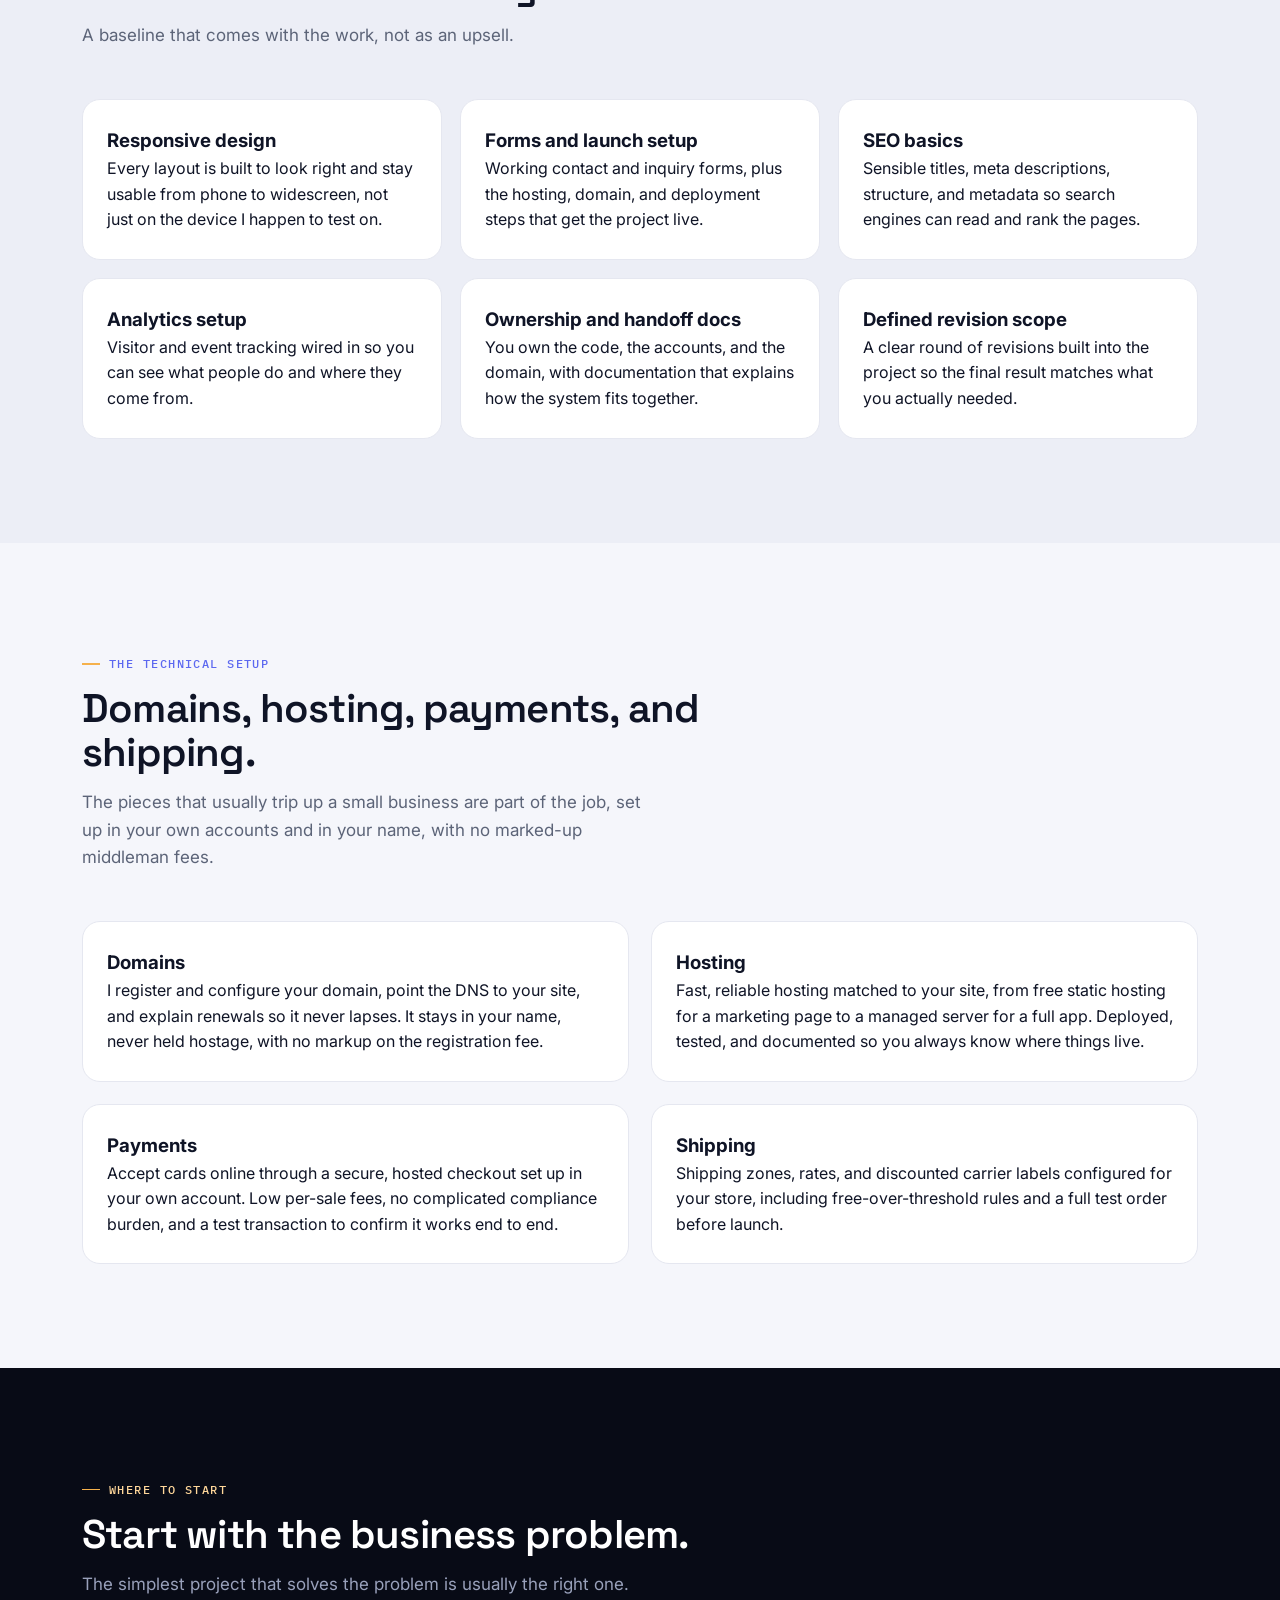
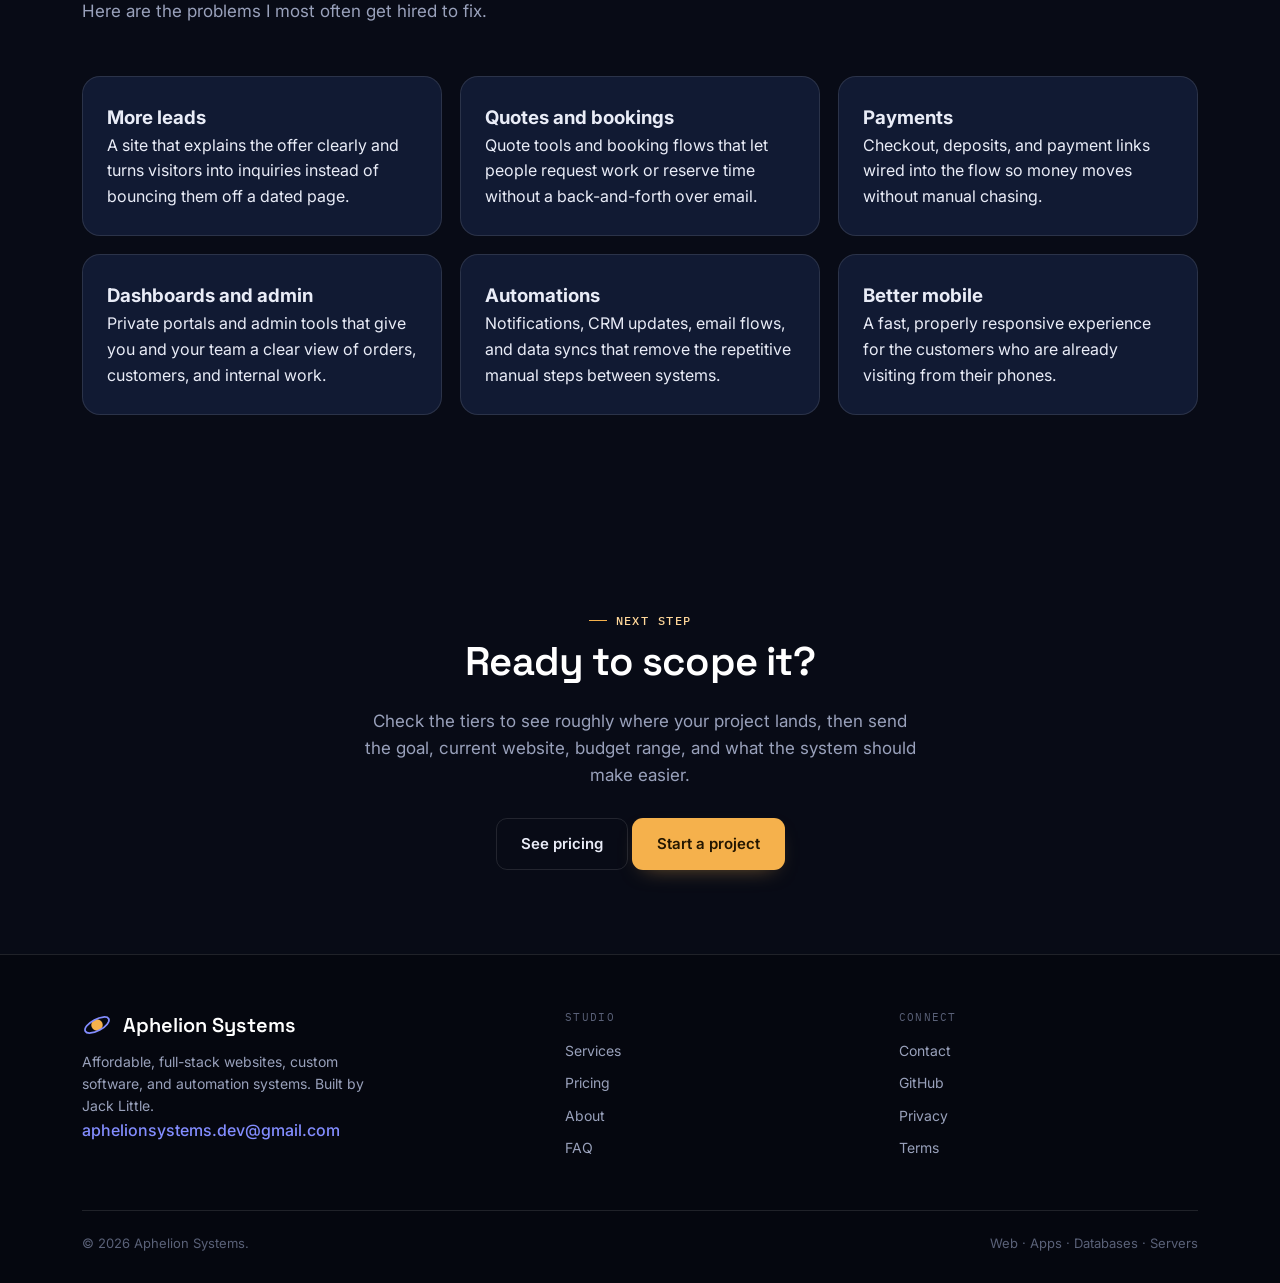
<file: services.html>
<!DOCTYPE html>
<html lang="en">
<head>
  <meta charset="UTF-8" />
  <meta name="viewport" content="width=device-width, initial-scale=1.0" />
  <meta name="theme-color" content="#080B16" />
  <meta name="description" content="Web design, app design, databases, server setup, touch-ups, and ongoing care for small businesses, by a full-stack developer." />
  <meta property="og:title" content="Services | Aphelion Systems" />
  <meta property="og:description" content="Web design, app design, databases, server setup, touch-ups, and ongoing care for small businesses, by a full-stack developer." />
  <meta property="og:image" content="https://www.aphelionsystems.dev/assets/work-storefront.jpg" />
  <meta property="og:url" content="https://www.aphelionsystems.dev/services.html" />
  <meta name="twitter:card" content="summary_large_image" />
  <link rel="canonical" href="https://www.aphelionsystems.dev/services.html" />
  <link rel="icon" href="/favicon.ico" sizes="32x32" />
  <link rel="icon" href="/assets/favicon.svg" type="image/svg+xml" />
  <link rel="apple-touch-icon" href="/assets/apple-touch-icon.png" />
  <title>Services | Aphelion Systems</title>
  <link rel="preconnect" href="https://fonts.googleapis.com" />
  <link rel="preconnect" href="https://fonts.gstatic.com" crossorigin />
  <link href="https://fonts.googleapis.com/css2?family=IBM+Plex+Mono:wght@500&family=Inter:wght@400;500;600;700&family=Space+Grotesk:wght@400;500;600;700&display=swap" rel="stylesheet" />
  <link rel="stylesheet" href="styles.css?v=14" />
</head>
<body>
  <canvas id="space" aria-hidden="true"></canvas>
  <header class="nav" data-header>
    <div class="shell">
      <a class="brand" href="index.html" aria-label="Aphelion Systems home"><svg class="mark" viewBox="0 0 34 34" fill="none" xmlns="http://www.w3.org/2000/svg" aria-hidden="true"><circle cx="17" cy="17" r="6.5" fill="#F5B14C"/><ellipse cx="17" cy="17" rx="15" ry="6.5" stroke="#838DFF" stroke-width="2" transform="rotate(-28 17 17)"/></svg> Aphelion Systems</a>
      <nav class="nav-links" id="site-nav" aria-label="Primary navigation">
        <a href="index.html">Home</a>
        <a href="services.html" aria-current="page">Services</a>
        <a href="pricing.html">Pricing</a>
        <a href="about.html">About</a>
        <a href="faq.html">FAQ</a>
        <a href="contact.html">Contact</a>
      </nav>
      <div class="nav-cta"><a href="contact.html" class="btn btn-amber">Start a project</a><button class="nav-toggle" type="button" data-nav-toggle aria-expanded="false" aria-controls="site-nav"><span></span><span></span><span></span></button></div>
    </div>
  </header>
<header class="page-hero"><div class="shell"><span class="eyebrow on-dark">Services</span><h1>From a landing page to a full system.</h1><p>One full-stack developer covering the whole path from a polished public site to the private tools and automations that run behind it.</p></div></header>
<main>
  <section class="section">
    <div class="shell">
      <div class="section-head" data-reveal><span class="eyebrow">Capabilities</span><h2 class="section-title">Six things I build.</h2><p class="section-sub">The goal is not to sell every client a complicated product. It is to match the build to the business problem.</p></div>
      <div class="svc-grid">
        <div class="svc" data-reveal>
          <div class="ico"><svg width="22" height="22" viewBox="0 0 24 24" fill="none" stroke="currentColor" stroke-width="1.8"><rect x="3" y="4" width="18" height="14" rx="2"/><path d="M3 9h18M8 21h8"/></svg></div>
          <h3 id="web-design">Web Design</h3>
          <p>Portfolio sites, landing pages, service pages, and multi-page business websites with polished, responsive design that works on every screen.</p>
        </div>
        <div class="svc" data-reveal data-delay="1">
          <div class="ico"><svg width="22" height="22" viewBox="0 0 24 24" fill="none" stroke="currentColor" stroke-width="1.8"><rect x="6" y="2" width="12" height="20" rx="2"/><path d="M11 18h2"/></svg></div>
          <h3 id="app-design">App Design</h3>
          <p>Interface structure, page flows, component patterns, quote tools, booking flows, and data views that make a product feel intentional and easy to use.</p>
        </div>
        <div class="svc" data-reveal data-delay="2">
          <div class="ico"><svg width="22" height="22" viewBox="0 0 24 24" fill="none" stroke="currentColor" stroke-width="1.8"><ellipse cx="12" cy="5" rx="8" ry="3"/><path d="M4 5v6c0 1.7 3.6 3 8 3s8-1.3 8-3V5M4 11v6c0 1.7 3.6 3 8 3s8-1.3 8-3v-6"/></svg></div>
          <h3 id="databases">Databases</h3>
          <p>Data models, authentication, dashboards, portals, and admin tools, with the right structure underneath so the app stays fast and reliable as it grows.</p>
        </div>
        <div class="svc" data-reveal>
          <div class="ico"><svg width="22" height="22" viewBox="0 0 24 24" fill="none" stroke="currentColor" stroke-width="1.8"><rect x="3" y="4" width="18" height="6" rx="1"/><rect x="3" y="14" width="18" height="6" rx="1"/><path d="M7 7h.01M7 17h.01"/></svg></div>
          <h3 id="servers">Servers & Hosting</h3>
          <p>Server setup, hosting, domains, deployment, performance tuning, and the launch checklist that gets a project live and stable.</p>
        </div>
        <div class="svc" data-reveal data-delay="1">
          <div class="ico"><svg width="22" height="22" viewBox="0 0 24 24" fill="none" stroke="currentColor" stroke-width="1.8"><path d="M14.7 6.3a4 4 0 0 0-5.4 5.4l-6 6 2 2 6-6a4 4 0 0 0 5.4-5.4l-2.3 2.3-2-2 2.3-2.3z"/></svg></div>
          <h3 id="touch-ups">Touch-ups & Fixes</h3>
          <p>Small changes, copy updates, layout corrections, broken-link repairs, and quick improvements to a site or app you already have.</p>
        </div>
        <div class="svc" data-reveal data-delay="2">
          <div class="ico"><svg width="22" height="22" viewBox="0 0 24 24" fill="none" stroke="currentColor" stroke-width="1.8"><path d="M20.8 4.6a5.5 5.5 0 0 0-7.8 0L12 5.6l-1-1a5.5 5.5 0 0 0-7.8 7.8l1 1 7.8 7.8 7.8-7.8 1-1a5.5 5.5 0 0 0 0-7.8z"/></svg></div>
          <h3 id="care-support">Care & Support</h3>
          <p>Ongoing maintenance, monitoring, updates, and practical support so things keep running long after launch.</p>
        </div>
      </div>
    </div>
  </section>

  <section class="section alt">
    <div class="shell">
      <div class="section-head" data-reveal><span class="eyebrow">Standard</span><h2 class="section-title">What's included in every build.</h2><p class="section-sub">A baseline that comes with the work, not as an upsell.</p></div>
      <div class="grid-3">
        <article class="card" data-reveal><h3>Responsive design</h3><p>Every layout is built to look right and stay usable from phone to widescreen, not just on the device I happen to test on.</p></article>
        <article class="card" data-reveal data-delay="1"><h3>Forms and launch setup</h3><p>Working contact and inquiry forms, plus the hosting, domain, and deployment steps that get the project live.</p></article>
        <article class="card" data-reveal data-delay="2"><h3>SEO basics</h3><p>Sensible titles, meta descriptions, structure, and metadata so search engines can read and rank the pages.</p></article>
        <article class="card" data-reveal><h3>Analytics setup</h3><p>Visitor and event tracking wired in so you can see what people do and where they come from.</p></article>
        <article class="card" data-reveal data-delay="1"><h3>Ownership and handoff docs</h3><p>You own the code, the accounts, and the domain, with documentation that explains how the system fits together.</p></article>
        <article class="card" data-reveal data-delay="2"><h3>Defined revision scope</h3><p>A clear round of revisions built into the project so the final result matches what you actually needed.</p></article>
      </div>
    </div>
  </section>

  <section class="section">
    <div class="shell">
      <div class="section-head" data-reveal><span class="eyebrow">The technical setup</span><h2 class="section-title">Domains, hosting, payments, and shipping.</h2><p class="section-sub">The pieces that usually trip up a small business are part of the job, set up in your own accounts and in your name, with no marked-up middleman fees.</p></div>
      <div class="grid-2">
        <article class="card" data-reveal><h3>Domains</h3><p>I register and configure your domain, point the DNS to your site, and explain renewals so it never lapses. It stays in your name, never held hostage, with no markup on the registration fee.</p></article>
        <article class="card" data-reveal data-delay="1"><h3>Hosting</h3><p>Fast, reliable hosting matched to your site, from free static hosting for a marketing page to a managed server for a full app. Deployed, tested, and documented so you always know where things live.</p></article>
        <article class="card" data-reveal><h3>Payments</h3><p>Accept cards online through a secure, hosted checkout set up in your own account. Low per-sale fees, no complicated compliance burden, and a test transaction to confirm it works end to end.</p></article>
        <article class="card" data-reveal data-delay="1"><h3>Shipping</h3><p>Shipping zones, rates, and discounted carrier labels configured for your store, including free-over-threshold rules and a full test order before launch.</p></article>
      </div>
    </div>
  </section>

  <section class="section dark">
    <div class="shell">
      <div class="section-head" data-reveal><span class="eyebrow">Where to start</span><h2 class="section-title">Start with the business problem.</h2><p class="section-sub">The simplest project that solves the problem is usually the right one. Here are the problems I most often get hired to fix.</p></div>
      <div class="grid-3">
        <article class="card" data-reveal><h3>More leads</h3><p>A site that explains the offer clearly and turns visitors into inquiries instead of bouncing them off a dated page.</p></article>
        <article class="card" data-reveal data-delay="1"><h3>Quotes and bookings</h3><p>Quote tools and booking flows that let people request work or reserve time without a back-and-forth over email.</p></article>
        <article class="card" data-reveal data-delay="2"><h3>Payments</h3><p>Checkout, deposits, and payment links wired into the flow so money moves without manual chasing.</p></article>
        <article class="card" data-reveal><h3>Dashboards and admin</h3><p>Private portals and admin tools that give you and your team a clear view of orders, customers, and internal work.</p></article>
        <article class="card" data-reveal data-delay="1"><h3>Automations</h3><p>Notifications, CRM updates, email flows, and data syncs that remove the repetitive manual steps between systems.</p></article>
        <article class="card" data-reveal data-delay="2"><h3>Better mobile</h3><p>A fast, properly responsive experience for the customers who are already visiting from their phones.</p></article>
      </div>
    </div>
  </section>

  <section class="section dark tight">
    <div class="shell">
      <div class="cta-panel" data-reveal>
        <span class="eyebrow">Next step</span>
        <h2>Ready to scope it?</h2>
        <p>Check the tiers to see roughly where your project lands, then send the goal, current website, budget range, and what the system should make easier.</p>
        <a class="btn btn-ghost" href="pricing.html">See pricing</a>
        <a class="btn btn-amber" href="contact.html">Start a project</a>
      </div>
    </div>
  </section>
</main>
  <footer class="site-footer">
    <div class="shell">
      <div class="footer-grid">
        <div><div class="brand"><svg class="mark" viewBox="0 0 34 34" fill="none" xmlns="http://www.w3.org/2000/svg" aria-hidden="true"><circle cx="17" cy="17" r="6.5" fill="#F5B14C"/><ellipse cx="17" cy="17" rx="15" ry="6.5" stroke="#838DFF" stroke-width="2" transform="rotate(-28 17 17)"/></svg> Aphelion Systems</div>
          <p class="tagline">Affordable, full-stack websites, custom software, and automation systems. Built by Jack Little.</p>
          <a class="email" href="mailto:aphelionsystems.dev@gmail.com">aphelionsystems.dev@gmail.com</a></div>
        <div><div class="colhead">Studio</div><a class="flink" href="services.html">Services</a><a class="flink" href="pricing.html">Pricing</a><a class="flink" href="about.html">About</a><a class="flink" href="faq.html">FAQ</a></div>
        <div><div class="colhead">Connect</div><a class="flink" href="contact.html">Contact</a><a class="flink" href="https://github.com/jacklittle4">GitHub</a><a class="flink" href="privacy.html">Privacy</a><a class="flink" href="terms.html">Terms</a></div>
      </div>
      <div class="footer-bottom"><span>&copy; <span data-year>2026</span> Aphelion Systems.</span><span>Web &middot; Apps &middot; Databases &middot; Servers</span></div>
    </div>
  </footer>
  <script src="script.js?v=11"></script>
</body>
</html>
</file>
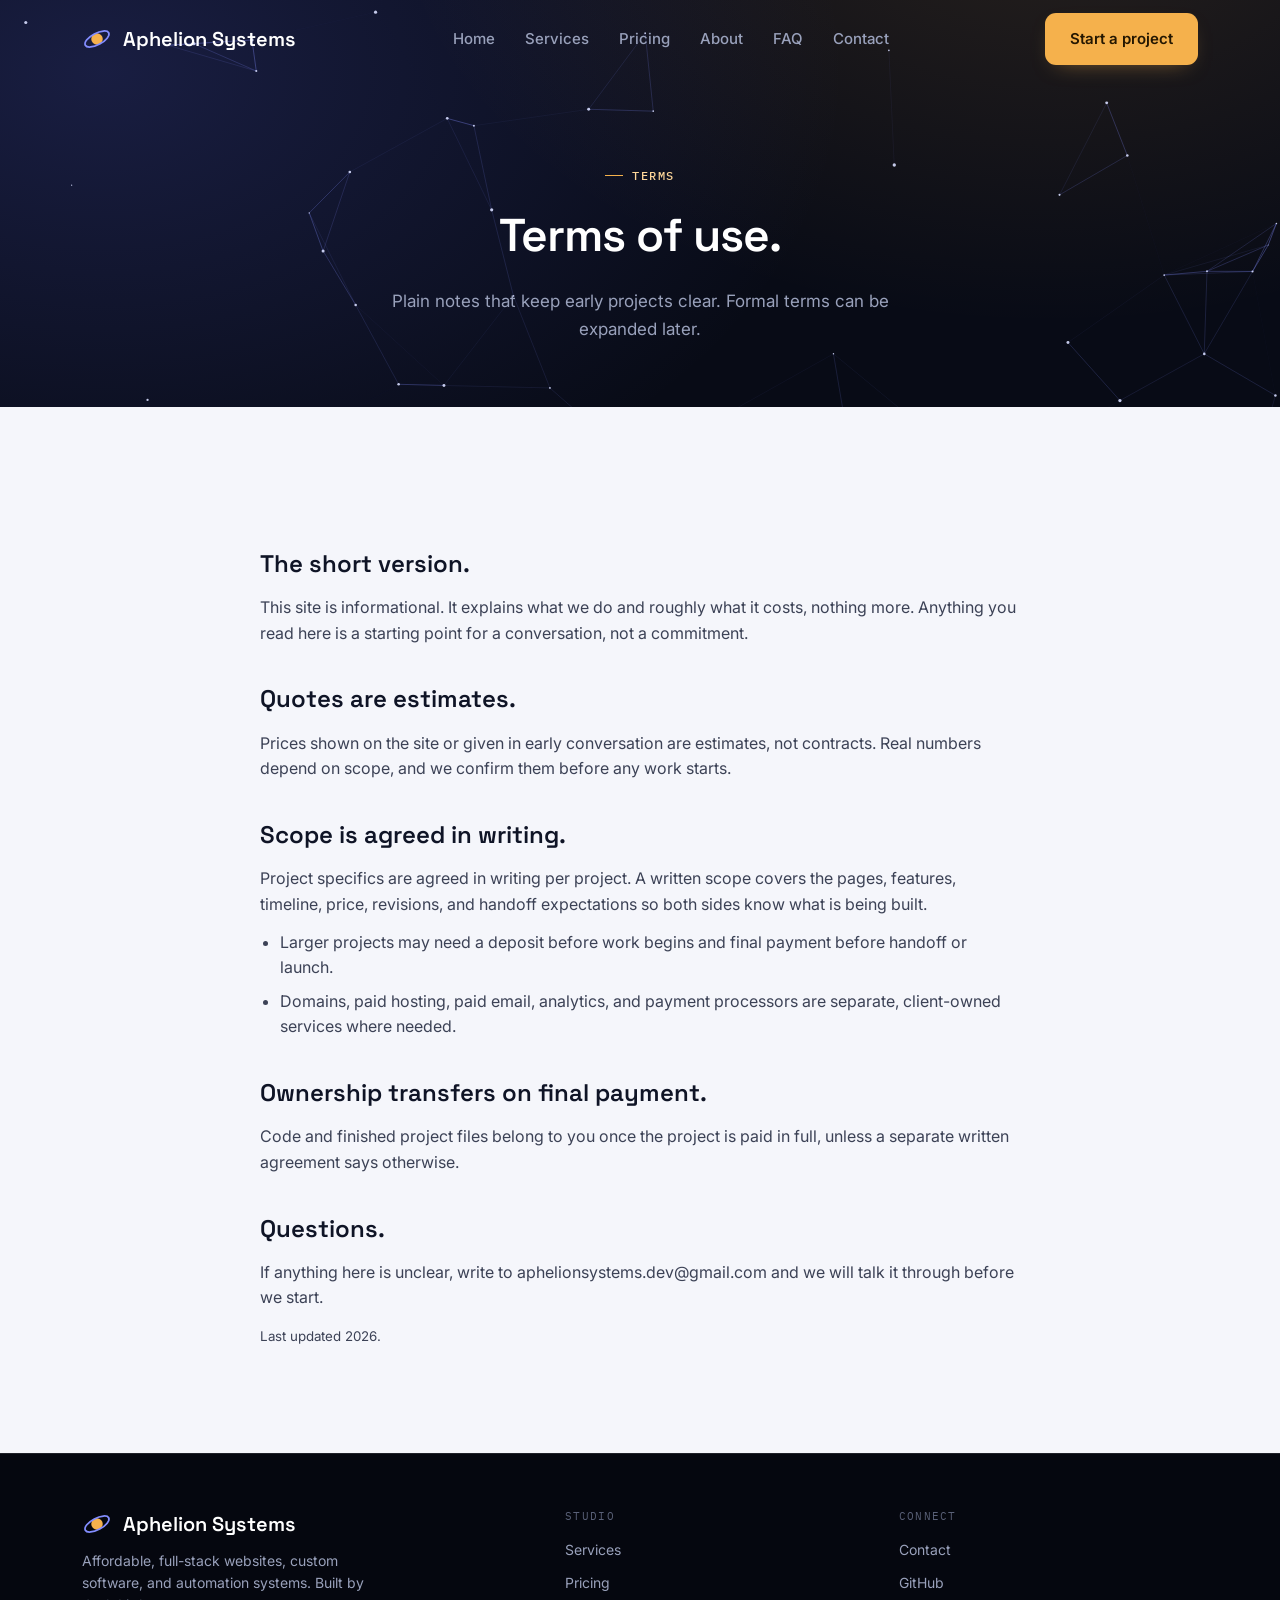
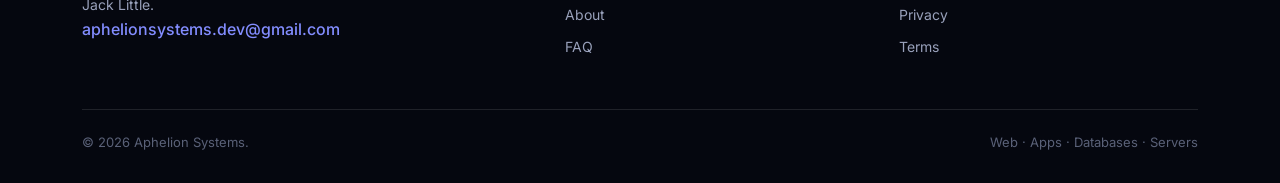
<file: terms.html>
<!DOCTYPE html>
<html lang="en">
<head>
  <meta charset="UTF-8" />
  <meta name="viewport" content="width=device-width, initial-scale=1.0" />
  <meta name="theme-color" content="#080B16" />
  <meta name="description" content="Terms of use for Aphelion Systems." />
  <meta property="og:title" content="Terms | Aphelion Systems" />
  <meta property="og:description" content="Terms of use for Aphelion Systems." />
  <meta property="og:image" content="https://www.aphelionsystems.dev/assets/work-storefront.jpg" />
  <meta property="og:url" content="https://www.aphelionsystems.dev/terms.html" />
  <meta name="twitter:card" content="summary_large_image" />
  <link rel="canonical" href="https://www.aphelionsystems.dev/terms.html" />
  <link rel="icon" href="/favicon.ico" sizes="32x32" />
  <link rel="icon" href="/assets/favicon.svg" type="image/svg+xml" />
  <link rel="apple-touch-icon" href="/assets/apple-touch-icon.png" />
  <title>Terms | Aphelion Systems</title>
  <link rel="preconnect" href="https://fonts.googleapis.com" />
  <link rel="preconnect" href="https://fonts.gstatic.com" crossorigin />
  <link href="https://fonts.googleapis.com/css2?family=IBM+Plex+Mono:wght@500&family=Inter:wght@400;500;600;700&family=Space+Grotesk:wght@400;500;600;700&display=swap" rel="stylesheet" />
  <link rel="stylesheet" href="styles.css?v=14" />
</head>
<body>
  <canvas id="space" aria-hidden="true"></canvas>
  <header class="nav" data-header>
    <div class="shell">
      <a class="brand" href="index.html" aria-label="Aphelion Systems home"><svg class="mark" viewBox="0 0 34 34" fill="none" xmlns="http://www.w3.org/2000/svg" aria-hidden="true"><circle cx="17" cy="17" r="6.5" fill="#F5B14C"/><ellipse cx="17" cy="17" rx="15" ry="6.5" stroke="#838DFF" stroke-width="2" transform="rotate(-28 17 17)"/></svg> Aphelion Systems</a>
      <nav class="nav-links" id="site-nav" aria-label="Primary navigation">
        <a href="index.html">Home</a>
        <a href="services.html">Services</a>
        <a href="pricing.html">Pricing</a>
        <a href="about.html">About</a>
        <a href="faq.html">FAQ</a>
        <a href="contact.html">Contact</a>
      </nav>
      <div class="nav-cta"><a href="contact.html" class="btn btn-amber">Start a project</a><button class="nav-toggle" type="button" data-nav-toggle aria-expanded="false" aria-controls="site-nav"><span></span><span></span><span></span></button></div>
    </div>
  </header>
<header class="page-hero"><div class="shell"><span class="eyebrow on-dark">Terms</span><h1>Terms of use.</h1><p>Plain notes that keep early projects clear. Formal terms can be expanded later.</p></div></header>
<main>
  <section class="section">
    <div class="shell">
      <div class="prose" data-reveal>
        <h2>The short version.</h2>
        <p>This site is informational. It explains what we do and roughly what it costs, nothing more. Anything you read here is a starting point for a conversation, not a commitment.</p>

        <h2>Quotes are estimates.</h2>
        <p>Prices shown on the site or given in early conversation are estimates, not contracts. Real numbers depend on scope, and we confirm them before any work starts.</p>

        <h2>Scope is agreed in writing.</h2>
        <p>Project specifics are agreed in writing per project. A written scope covers the pages, features, timeline, price, revisions, and handoff expectations so both sides know what is being built.</p>
        <ul>
          <li>Larger projects may need a deposit before work begins and final payment before handoff or launch.</li>
          <li>Domains, paid hosting, paid email, analytics, and payment processors are separate, client-owned services where needed.</li>
        </ul>

        <h2>Ownership transfers on final payment.</h2>
        <p>Code and finished project files belong to you once the project is paid in full, unless a separate written agreement says otherwise.</p>

        <h2>Questions.</h2>
        <p>If anything here is unclear, write to <a href="mailto:aphelionsystems.dev@gmail.com">aphelionsystems.dev@gmail.com</a> and we will talk it through before we start.</p>
        <p><small>Last updated 2026.</small></p>
      </div>
    </div>
  </section>
</main>
  <footer class="site-footer">
    <div class="shell">
      <div class="footer-grid">
        <div><div class="brand"><svg class="mark" viewBox="0 0 34 34" fill="none" xmlns="http://www.w3.org/2000/svg" aria-hidden="true"><circle cx="17" cy="17" r="6.5" fill="#F5B14C"/><ellipse cx="17" cy="17" rx="15" ry="6.5" stroke="#838DFF" stroke-width="2" transform="rotate(-28 17 17)"/></svg> Aphelion Systems</div>
          <p class="tagline">Affordable, full-stack websites, custom software, and automation systems. Built by Jack Little.</p>
          <a class="email" href="mailto:aphelionsystems.dev@gmail.com">aphelionsystems.dev@gmail.com</a></div>
        <div><div class="colhead">Studio</div><a class="flink" href="services.html">Services</a><a class="flink" href="pricing.html">Pricing</a><a class="flink" href="about.html">About</a><a class="flink" href="faq.html">FAQ</a></div>
        <div><div class="colhead">Connect</div><a class="flink" href="contact.html">Contact</a><a class="flink" href="https://github.com/jacklittle4">GitHub</a><a class="flink" href="privacy.html">Privacy</a><a class="flink" href="terms.html">Terms</a></div>
      </div>
      <div class="footer-bottom"><span>&copy; <span data-year>2026</span> Aphelion Systems.</span><span>Web &middot; Apps &middot; Databases &middot; Servers</span></div>
    </div>
  </footer>
  <script src="script.js?v=11"></script>
</body>
</html>
</file>
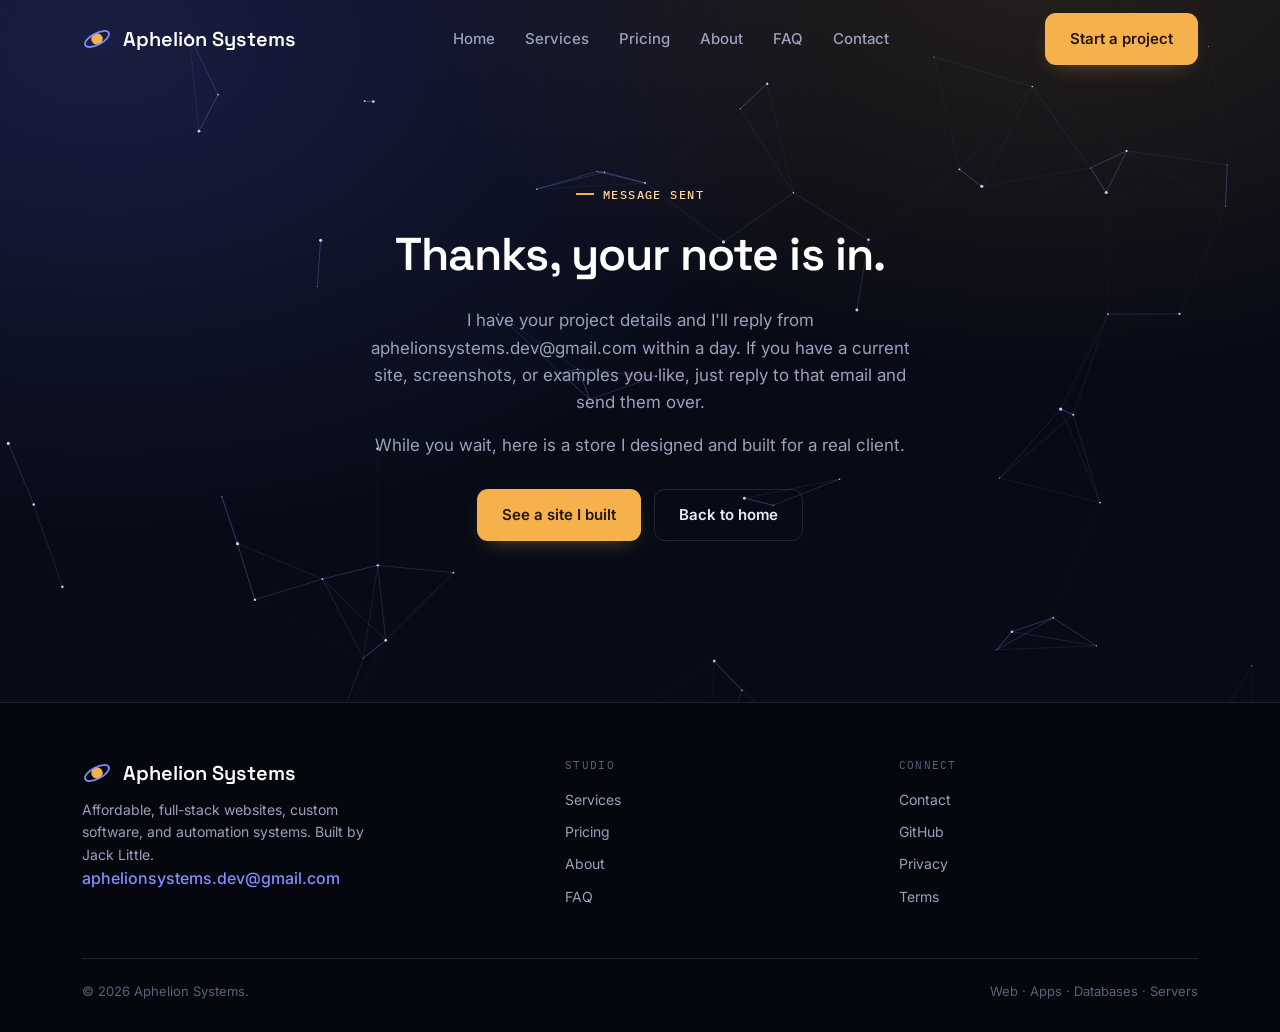
<file: thank-you.html>
<!DOCTYPE html>
<html lang="en">
<head>
  <meta charset="UTF-8" />
  <meta name="viewport" content="width=device-width, initial-scale=1.0" />
  <meta name="theme-color" content="#080B16" />
  <meta name="description" content="Your project note was sent to Aphelion Systems." />
  <meta property="og:title" content="Thank You | Aphelion Systems" />
  <meta property="og:description" content="Your project note was sent to Aphelion Systems." />
  <meta property="og:image" content="https://www.aphelionsystems.dev/assets/work-storefront.jpg" />
  <meta property="og:url" content="https://www.aphelionsystems.dev/thank-you.html" />
  <meta name="twitter:card" content="summary_large_image" />
  <link rel="canonical" href="https://www.aphelionsystems.dev/thank-you.html" />
  <link rel="icon" href="/favicon.ico" sizes="32x32" />
  <link rel="icon" href="/assets/favicon.svg" type="image/svg+xml" />
  <link rel="apple-touch-icon" href="/assets/apple-touch-icon.png" />
  <title>Thank You | Aphelion Systems</title>
  <link rel="preconnect" href="https://fonts.googleapis.com" />
  <link rel="preconnect" href="https://fonts.gstatic.com" crossorigin />
  <link href="https://fonts.googleapis.com/css2?family=IBM+Plex+Mono:wght@500&family=Inter:wght@400;500;600;700&family=Space+Grotesk:wght@400;500;600;700&display=swap" rel="stylesheet" />
  <link rel="stylesheet" href="styles.css?v=14" />
</head>
<body>
  <canvas id="space" aria-hidden="true"></canvas>
  <header class="nav" data-header>
    <div class="shell">
      <a class="brand" href="index.html" aria-label="Aphelion Systems home"><svg class="mark" viewBox="0 0 34 34" fill="none" xmlns="http://www.w3.org/2000/svg" aria-hidden="true"><circle cx="17" cy="17" r="6.5" fill="#F5B14C"/><ellipse cx="17" cy="17" rx="15" ry="6.5" stroke="#838DFF" stroke-width="2" transform="rotate(-28 17 17)"/></svg> Aphelion Systems</a>
      <nav class="nav-links" id="site-nav" aria-label="Primary navigation">
        <a href="index.html">Home</a>
        <a href="services.html">Services</a>
        <a href="pricing.html">Pricing</a>
        <a href="about.html">About</a>
        <a href="faq.html">FAQ</a>
        <a href="contact.html">Contact</a>
      </nav>
      <div class="nav-cta"><a href="contact.html" class="btn btn-amber">Start a project</a><button class="nav-toggle" type="button" data-nav-toggle aria-expanded="false" aria-controls="site-nav"><span></span><span></span><span></span></button></div>
    </div>
  </header>
<header class="page-hero thanks"><div class="shell"><span class="eyebrow on-dark">Message sent</span><h1>Thanks, your note is in.</h1><p>I have your project details and I'll reply from aphelionsystems.dev@gmail.com within a day. If you have a current site, screenshots, or examples you like, just reply to that email and send them over.</p><p>While you wait, here is a store I designed and built for a real client.</p><div class="hero-actions"><a class="btn btn-amber" href="https://www.epiclittletreasures.com" target="_blank" rel="noopener">See a site I built</a><a class="btn btn-ghost" href="index.html">Back to home</a></div></div></header>
<main></main>
  <footer class="site-footer">
    <div class="shell">
      <div class="footer-grid">
        <div><div class="brand"><svg class="mark" viewBox="0 0 34 34" fill="none" xmlns="http://www.w3.org/2000/svg" aria-hidden="true"><circle cx="17" cy="17" r="6.5" fill="#F5B14C"/><ellipse cx="17" cy="17" rx="15" ry="6.5" stroke="#838DFF" stroke-width="2" transform="rotate(-28 17 17)"/></svg> Aphelion Systems</div>
          <p class="tagline">Affordable, full-stack websites, custom software, and automation systems. Built by Jack Little.</p>
          <a class="email" href="mailto:aphelionsystems.dev@gmail.com">aphelionsystems.dev@gmail.com</a></div>
        <div><div class="colhead">Studio</div><a class="flink" href="services.html">Services</a><a class="flink" href="pricing.html">Pricing</a><a class="flink" href="about.html">About</a><a class="flink" href="faq.html">FAQ</a></div>
        <div><div class="colhead">Connect</div><a class="flink" href="contact.html">Contact</a><a class="flink" href="https://github.com/jacklittle4">GitHub</a><a class="flink" href="privacy.html">Privacy</a><a class="flink" href="terms.html">Terms</a></div>
      </div>
      <div class="footer-bottom"><span>&copy; <span data-year>2026</span> Aphelion Systems.</span><span>Web &middot; Apps &middot; Databases &middot; Servers</span></div>
    </div>
  </footer>
  <script src="script.js?v=11"></script>
</body>
</html>
</file>
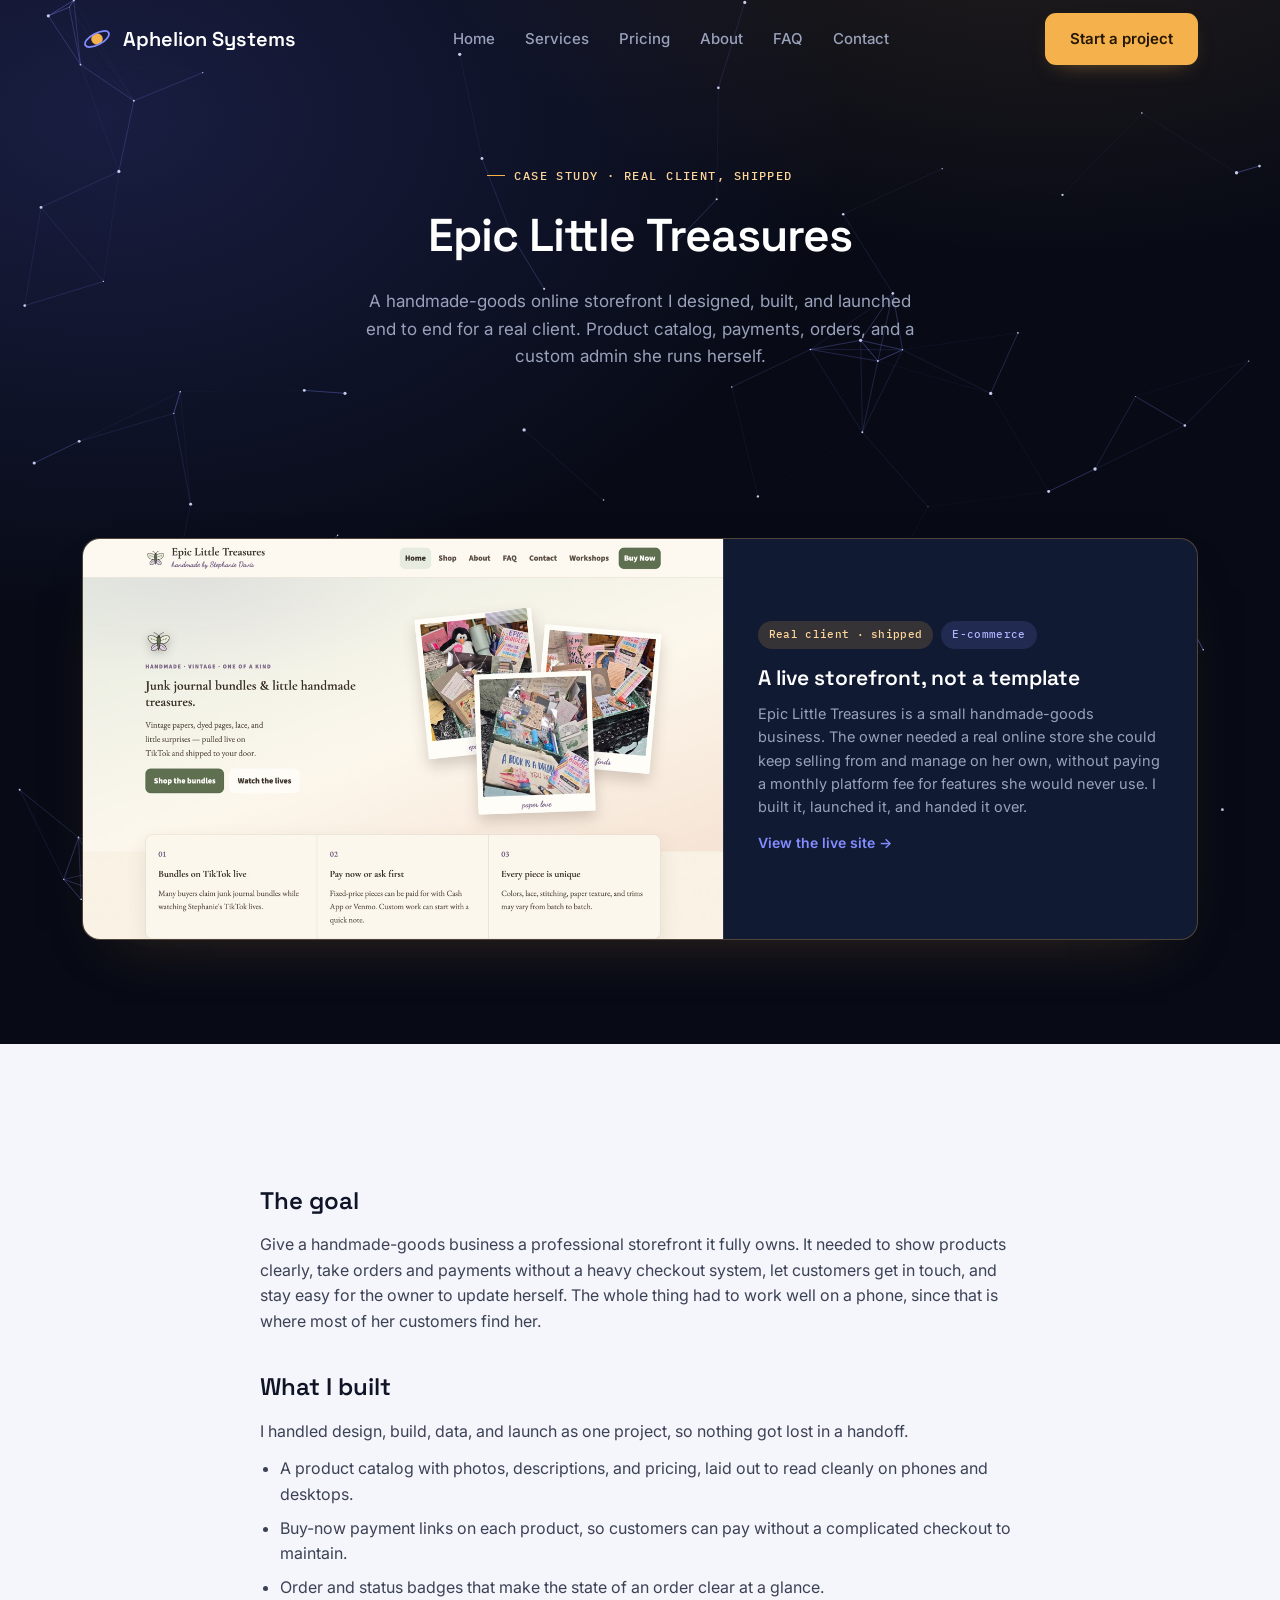
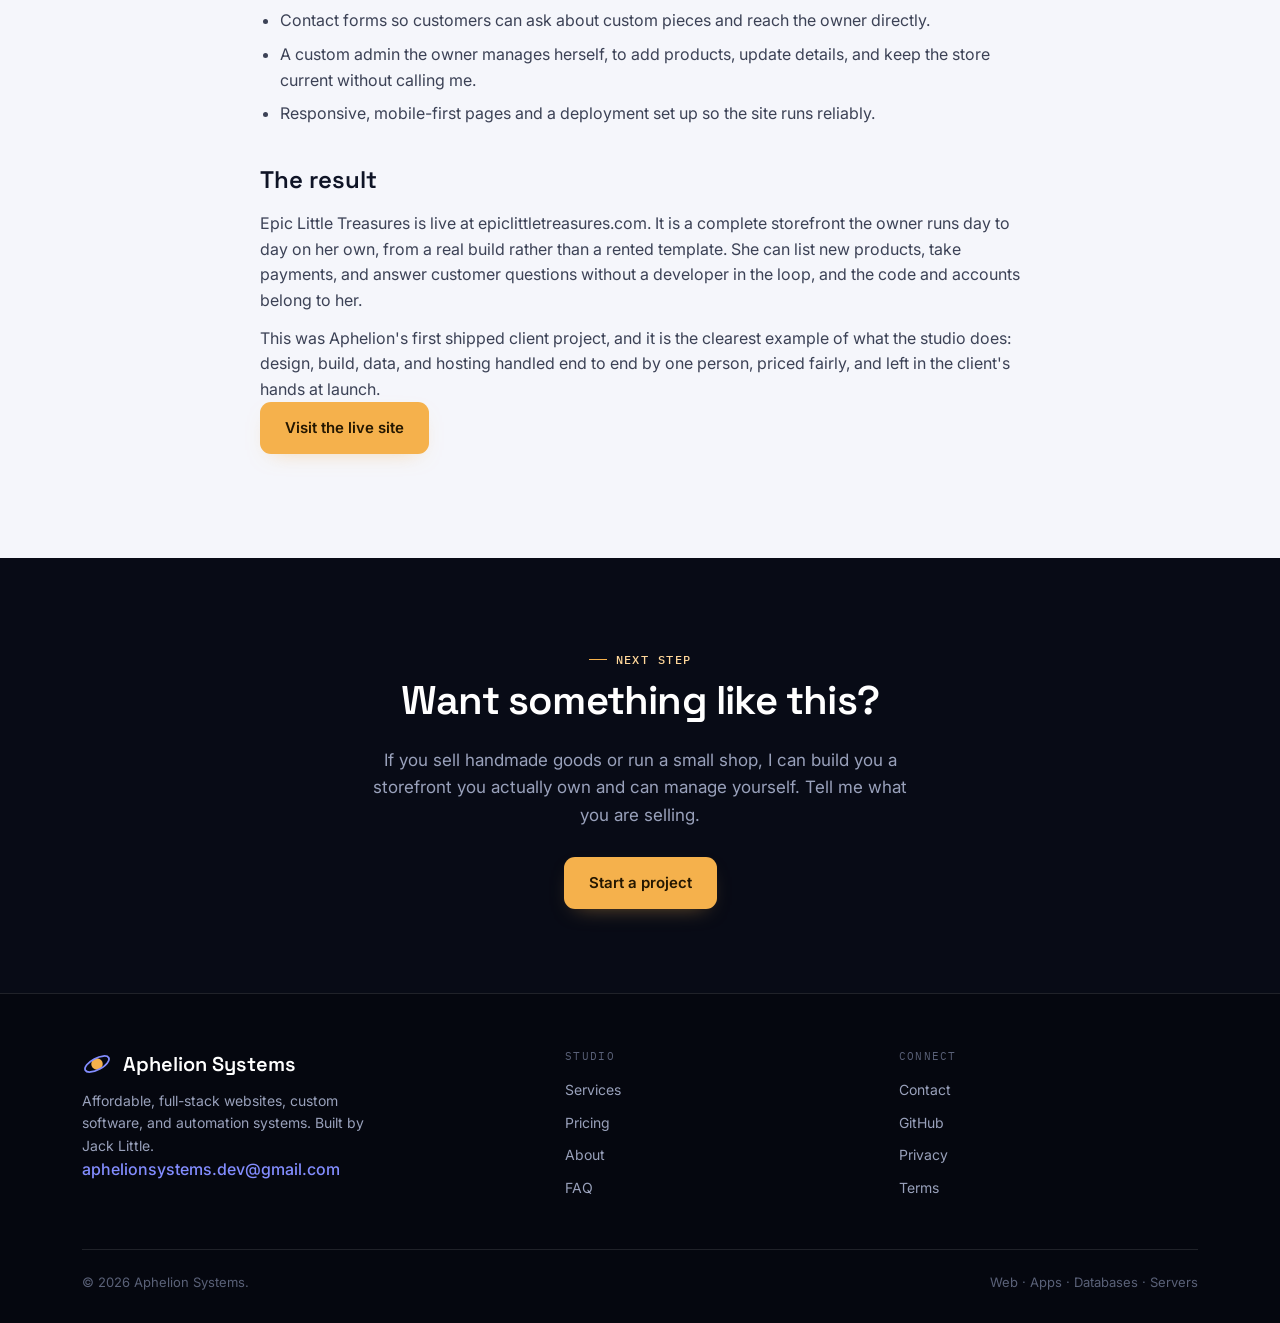
<file: work-epic-little-treasures.html>
<!DOCTYPE html>
<html lang="en">
<head>
  <meta charset="UTF-8" />
  <meta name="viewport" content="width=device-width, initial-scale=1.0" />
  <meta name="theme-color" content="#080B16" />
  <meta name="description" content="Case study: Epic Little Treasures, a handmade-goods online storefront that Aphelion Systems designed, built, and launched end to end. Product catalog, buy-now payment links, order status badges, contact forms, and a custom admin the owner runs herself." />
  <meta property="og:title" content="Epic Little Treasures | Aphelion Systems" />
  <meta property="og:description" content="A handmade-goods online storefront designed, built, and launched end to end. Product catalog, buy-now payment links, order status badges, contact forms, and a custom self-serve admin." />
  <meta property="og:image" content="https://www.aphelionsystems.dev/assets/work-storefront.jpg" />
  <meta property="og:url" content="https://www.aphelionsystems.dev/work-epic-little-treasures.html" />
  <meta name="twitter:card" content="summary_large_image" />
  <link rel="canonical" href="https://www.aphelionsystems.dev/work-epic-little-treasures.html" />
  <link rel="icon" href="/favicon.ico" sizes="32x32" />
  <link rel="icon" href="/assets/favicon.svg" type="image/svg+xml" />
  <link rel="apple-touch-icon" href="/assets/apple-touch-icon.png" />
  <title>Epic Little Treasures Case Study | Aphelion Systems</title>
  <link rel="preconnect" href="https://fonts.googleapis.com" />
  <link rel="preconnect" href="https://fonts.gstatic.com" crossorigin />
  <link href="https://fonts.googleapis.com/css2?family=IBM+Plex+Mono:wght@500&family=Inter:wght@400;500;600;700&family=Space+Grotesk:wght@400;500;600;700&display=swap" rel="stylesheet" />
  <link rel="stylesheet" href="styles.css?v=14" />
</head>
<body>
  <canvas id="space" aria-hidden="true"></canvas>
  <header class="nav" data-header>
    <div class="shell">
      <a class="brand" href="index.html" aria-label="Aphelion Systems home"><svg class="mark" viewBox="0 0 34 34" fill="none" xmlns="http://www.w3.org/2000/svg" aria-hidden="true"><circle cx="17" cy="17" r="6.5" fill="#F5B14C"/><ellipse cx="17" cy="17" rx="15" ry="6.5" stroke="#838DFF" stroke-width="2" transform="rotate(-28 17 17)"/></svg> Aphelion Systems</a>
      <nav class="nav-links" id="site-nav" aria-label="Primary navigation">
        <a href="index.html">Home</a>
        <a href="services.html">Services</a>
        <a href="pricing.html">Pricing</a>
        <a href="about.html">About</a>
        <a href="faq.html">FAQ</a>
        <a href="contact.html">Contact</a>
      </nav>
      <div class="nav-cta"><a href="contact.html" class="btn btn-amber">Start a project</a><button class="nav-toggle" type="button" data-nav-toggle aria-expanded="false" aria-controls="site-nav"><span></span><span></span><span></span></button></div>
    </div>
  </header>
<header class="page-hero"><div class="shell"><span class="eyebrow on-dark">Case study · Real client, shipped</span><h1>Epic Little Treasures</h1><p>A handmade-goods online storefront I designed, built, and launched end to end for a real client. Product catalog, payments, orders, and a custom admin she runs herself.</p></div></header>

<main>
  <section class="section dark">
    <div class="shell">
      <div class="work-grid">
        <article class="proj lead" data-reveal>
          <div class="thumb"><img loading="lazy" decoding="async" width="1200" height="750" src="assets/work-storefront.jpg" alt="Epic Little Treasures handmade-goods storefront" /></div>
          <div class="body">
            <div class="tags"><span class="tag real">Real client · shipped</span><span class="tag">E-commerce</span></div>
            <h3>A live storefront, not a template</h3>
            <p>Epic Little Treasures is a small handmade-goods business. The owner needed a real online store she could keep selling from and manage on her own, without paying a monthly platform fee for features she would never use. I built it, launched it, and handed it over.</p>
            <a class="text-link" href="https://www.epiclittletreasures.com" target="_blank" rel="noopener">View the live site →</a>
          </div>
        </article>
      </div>
    </div>
  </section>

  <section class="section">
    <div class="shell">
      <div class="prose" data-reveal>
        <h2>The goal</h2>
        <p>Give a handmade-goods business a professional storefront it fully owns. It needed to show products clearly, take orders and payments without a heavy checkout system, let customers get in touch, and stay easy for the owner to update herself. The whole thing had to work well on a phone, since that is where most of her customers find her.</p>

        <h2>What I built</h2>
        <p>I handled design, build, data, and launch as one project, so nothing got lost in a handoff.</p>
        <ul>
          <li>A product catalog with photos, descriptions, and pricing, laid out to read cleanly on phones and desktops.</li>
          <li>Buy-now payment links on each product, so customers can pay without a complicated checkout to maintain.</li>
          <li>Order and status badges that make the state of an order clear at a glance.</li>
          <li>Contact forms so customers can ask about custom pieces and reach the owner directly.</li>
          <li>A custom admin the owner manages herself, to add products, update details, and keep the store current without calling me.</li>
          <li>Responsive, mobile-first pages and a deployment set up so the site runs reliably.</li>
        </ul>

        <h2>The result</h2>
        <p>Epic Little Treasures is live at epiclittletreasures.com. It is a complete storefront the owner runs day to day on her own, from a real build rather than a rented template. She can list new products, take payments, and answer customer questions without a developer in the loop, and the code and accounts belong to her.</p>
        <p>This was Aphelion's first shipped client project, and it is the clearest example of what the studio does: design, build, data, and hosting handled end to end by one person, priced fairly, and left in the client's hands at launch.</p>

        <a class="btn btn-amber" href="https://www.epiclittletreasures.com" target="_blank" rel="noopener">Visit the live site</a>
      </div>
    </div>
  </section>

  <section class="section dark tight">
    <div class="shell">
      <div class="cta-panel" data-reveal>
        <span class="eyebrow">Next step</span>
        <h2>Want something like this?</h2>
        <p>If you sell handmade goods or run a small shop, I can build you a storefront you actually own and can manage yourself. Tell me what you are selling.</p>
        <a class="btn btn-amber" href="contact.html">Start a project</a>
      </div>
    </div>
  </section>
</main>
  <footer class="site-footer">
    <div class="shell">
      <div class="footer-grid">
        <div><div class="brand"><svg class="mark" viewBox="0 0 34 34" fill="none" xmlns="http://www.w3.org/2000/svg" aria-hidden="true"><circle cx="17" cy="17" r="6.5" fill="#F5B14C"/><ellipse cx="17" cy="17" rx="15" ry="6.5" stroke="#838DFF" stroke-width="2" transform="rotate(-28 17 17)"/></svg> Aphelion Systems</div>
          <p class="tagline">Affordable, full-stack websites, custom software, and automation systems. Built by Jack Little.</p>
          <a class="email" href="mailto:aphelionsystems.dev@gmail.com">aphelionsystems.dev@gmail.com</a></div>
        <div><div class="colhead">Studio</div><a class="flink" href="services.html">Services</a><a class="flink" href="pricing.html">Pricing</a><a class="flink" href="about.html">About</a><a class="flink" href="faq.html">FAQ</a></div>
        <div><div class="colhead">Connect</div><a class="flink" href="contact.html">Contact</a><a class="flink" href="https://github.com/jacklittle4">GitHub</a><a class="flink" href="privacy.html">Privacy</a><a class="flink" href="terms.html">Terms</a></div>
      </div>
      <div class="footer-bottom"><span>&copy; <span data-year>2026</span> Aphelion Systems.</span><span>Web &middot; Apps &middot; Databases &middot; Servers</span></div>
    </div>
  </footer>
  <script src="script.js?v=11"></script>
</body>
</html>
</file>
<file: styles.css>
/* ============================================================
   Aphelion Systems — design system
   Cosmic / constellation theme. Dark "space" sections reveal the
   animated background; light sections sit opaque on top.
   ============================================================ */
:root{
  --bg:#080B16; --bg2:#0C1124; --panel:#111A33; --panel-2:#0E1730;
  --light:#F5F6FB; --light-2:#ECEEF6; --white:#FFFFFF;
  --ink:#0F1426; --ink-soft:#3C4256; --muted:#5C6478; --line:#E5E7F0;
  --indigo:#838DFF; --indigo-deep:#5C68F0; --amber:#F5B14C; --amber-soft:#FFD79A;
  --on-dark:#E9ECF7; --muted-dark:#99A1BB; --line-dark:rgba(255,255,255,.11);
  --display:"Space Grotesk",system-ui,sans-serif;
  --body:"Inter",system-ui,sans-serif;
  --mono:"IBM Plex Mono",ui-monospace,monospace;
  --shell:1180px; --r:18px;
}
*{box-sizing:border-box; margin:0; padding:0;}
html{scroll-behavior:smooth; background:var(--bg);}
body{
  font-family:var(--body); color:var(--ink); -webkit-font-smoothing:antialiased; line-height:1.6;
  background:
    radial-gradient(1100px 720px at 82% -6%, rgba(245,177,76,.13), transparent 60%),
    radial-gradient(1200px 800px at 8% 4%, rgba(92,104,240,.20), transparent 62%),
    radial-gradient(900px 900px at 60% 120%, rgba(92,104,240,.12), transparent 60%),
    var(--bg);
}
body.nav-open{overflow:hidden;}
img{display:block; max-width:100%;}
a{color:inherit; text-decoration:none;}

/* animated background canvas */
#space{position:fixed; inset:0; z-index:0; pointer-events:none;}

/* layout */
.shell{max-width:var(--shell); margin:0 auto; padding:0 32px;}
.section{position:relative; z-index:1; padding:104px 0; background:var(--light); color:var(--ink);}
.section.alt{background:var(--light-2);}
.section.dark{background:transparent; color:var(--on-dark);}        /* reveals canvas */
.section.tight{padding:84px 0;}
.section-head{max-width:680px; margin-bottom:50px;}
.section-head.center{margin-left:auto; margin-right:auto; text-align:center;}
.eyebrow{display:inline-flex; align-items:center; gap:9px; font-family:var(--mono); font-size:12px; font-weight:500; letter-spacing:.12em; text-transform:uppercase; color:var(--indigo-deep);}
.eyebrow::before{content:""; width:18px; height:1.5px; background:var(--amber);}
.section.dark .eyebrow, .eyebrow.on-dark{color:var(--amber-soft);}
.section-title{font-family:var(--display); font-weight:600; font-size:clamp(28px,3.4vw,40px); line-height:1.1; letter-spacing:-.02em; margin-top:14px;}
.section.dark .section-title{color:#fff;}
.section-sub{font-size:17px; color:var(--muted); margin-top:14px; max-width:560px;}
.section.dark .section-sub{color:var(--muted-dark);}
.section-head.center .section-sub{margin-left:auto; margin-right:auto;}

/* buttons */
.btn{display:inline-flex; align-items:center; gap:9px; font-family:var(--body); font-weight:600; font-size:15px; padding:13px 24px; border-radius:11px; cursor:pointer; border:1px solid transparent; transition:transform .15s ease, background .2s ease, border-color .2s ease;}
.btn:hover{transform:translateY(-1px);}
.btn-amber{background:var(--amber); color:#241701; box-shadow:0 8px 22px -12px rgba(245,177,76,.55);}
.btn-amber:focus-visible{outline:none; box-shadow:0 0 0 2px var(--bg), 0 0 0 4px var(--amber);}
.btn-amber:hover{background:var(--amber-soft); box-shadow:0 14px 30px -12px rgba(245,177,76,.7);}
.btn-indigo:hover{background:var(--indigo);}
.btn-indigo{background:var(--indigo-deep); color:#fff;}
.btn-ghost{background:transparent; color:var(--on-dark); border-color:var(--line-dark);}
.btn-ghost:hover{border-color:var(--indigo);}
.btn-ghost-dark{background:transparent; color:var(--ink); border-color:var(--line);}

/* keyboard focus */
:focus-visible{outline:2px solid var(--amber); outline-offset:3px; border-radius:8px;}
.contact-form input:focus-visible,.contact-form select:focus-visible,.contact-form textarea:focus-visible{outline:2px solid var(--indigo); outline-offset:1px;}

/* reveal */
[data-reveal]{opacity:0; transform:translateY(20px); transition:opacity .7s ease, transform .7s cubic-bezier(.2,.7,.2,1);}
[data-reveal].is-visible{opacity:1; transform:none;}
[data-reveal][data-delay="1"]{transition-delay:.08s;}
[data-reveal][data-delay="2"]{transition-delay:.16s;}
[data-reveal][data-delay="3"]{transition-delay:.24s;}
@media (prefers-reduced-motion: reduce){
  [data-reveal]{opacity:1; transform:none; transition:none;}
  .btn:hover,.svc:hover,.proj:hover,.card-link:hover,.svc:hover .ico{transform:none;}
}

/* ============ nav ============ */
.nav{position:fixed; top:0; left:0; right:0; z-index:40; transition:background .25s ease, border-color .25s ease;}
.nav .shell{display:flex; align-items:center; justify-content:space-between; height:78px;}
.nav.is-scrolled{background:rgba(8,11,22,.78); backdrop-filter:blur(12px); border-bottom:1px solid var(--line-dark);}
.brand{display:flex; align-items:center; gap:11px; font-family:var(--display); font-weight:600; font-size:20px; color:#fff;}
.brand .mark{width:30px; height:30px;}
.nav-links{display:flex; gap:30px;}
.nav-links a{color:var(--muted-dark); font-size:15px; font-weight:500;}
.nav-links a:hover, .nav-links a[aria-current="page"]{color:#fff;}
.nav-cta{display:flex; align-items:center; gap:16px;}
.nav-toggle{display:none; flex-direction:column; gap:5px; background:none; border:0; cursor:pointer; padding:8px;}
.nav-toggle span{display:block; width:22px; height:2px; background:#fff; border-radius:2px;}

/* ============ hero ============ */
.hero{position:relative; z-index:1; color:var(--on-dark); overflow:hidden;}
.hero-glow{position:absolute; inset:0; z-index:0; pointer-events:none; background:
  radial-gradient(680px 420px at 50% -10%, rgba(245,177,76,.12), transparent 60%);}
.hero-inner{position:relative; z-index:2; text-align:center; max-width:800px; margin:0 auto; padding:184px 0 120px;}
.hero-inner .eyebrow{margin-bottom:26px; opacity:.95;}
.hero h1{font-family:var(--display); font-weight:600; font-size:clamp(33px,4.6vw,52px); line-height:1.08; letter-spacing:-.02em; color:#fff; max-width:760px; margin:0 auto;}
.hero h1 .accent{color:var(--amber-soft);}
.hero .lede{color:var(--muted-dark); font-size:18px; margin:24px auto 36px; max-width:552px;}
.hero-actions{display:flex; gap:13px; flex-wrap:wrap; justify-content:center;}
.hero-trust{display:flex; gap:8px; flex-wrap:wrap; justify-content:center; align-items:center; margin:46px auto 0; padding-top:26px; border-top:1px solid var(--line-dark); max-width:680px;}
.hero-trust b{font-size:14px; color:var(--on-dark); font-weight:600;}
.dotsep{color:var(--indigo); margin:0 6px;}

/* slim page hero for subpages */
.page-hero{position:relative; z-index:1; color:var(--on-dark); text-align:center; overflow:hidden;}
.page-hero .shell{padding-top:158px; padding-bottom:64px;}
.page-hero h1{font-family:var(--display); font-weight:600; font-size:clamp(30px,4vw,46px); color:#fff; letter-spacing:-.02em; margin:14px auto 0; max-width:720px;}
.page-hero p{color:var(--muted-dark); font-size:17px; margin:16px auto 0; max-width:560px;}
/* thank-you page: center the content and push the footer down on a short page */
.page-hero.thanks .shell{min-height:78vh; display:flex; flex-direction:column; align-items:center; justify-content:center; padding-top:96px; padding-bottom:72px;}
.page-hero.thanks .hero-actions{margin-top:30px;}

/* ============ generic cards / grids ============ */
.grid-3{display:grid; grid-template-columns:repeat(3,1fr); gap:18px;}
.grid-2{display:grid; grid-template-columns:repeat(2,1fr); gap:22px;}
.card{border-radius:var(--r); padding:26px 24px; background:var(--white); border:1px solid var(--line);}
.section.dark .card{background:var(--panel); border-color:var(--line-dark);}
.card-link{transition:transform .15s ease, box-shadow .2s ease;}
.card-link:hover{transform:translateY(-3px); box-shadow:0 22px 44px -28px rgba(20,28,64,.4);}

/* services */
.svc-grid{display:grid; grid-template-columns:repeat(3,1fr); gap:18px;}
.svc{background:var(--white); border:1px solid var(--line); border-radius:var(--r); padding:28px 26px; transition:transform .15s ease, box-shadow .2s ease;}
.svc:hover{transform:translateY(-3px); box-shadow:0 22px 44px -28px rgba(20,28,64,.4);}
.svc .ico{width:46px; height:46px; border-radius:12px; display:grid; place-items:center; background:linear-gradient(140deg,#EEF0FF,#E0E4FF); color:var(--indigo-deep); margin-bottom:18px; transition:transform .18s ease, box-shadow .2s ease;}
.svc:hover .ico{transform:translateY(-2px) scale(1.04); box-shadow:0 10px 20px -12px rgba(92,104,240,.5);}
.svc:nth-child(2) .ico,.svc:nth-child(5) .ico{background:linear-gradient(140deg,#FFF3E0,#FFE7C4); color:#C7821F;}
.svc h3{font-family:var(--display); font-weight:600; font-size:20px; color:var(--ink);}
.svc p{font-size:14.5px; color:var(--muted); margin-top:8px;}

/* work / projects */
.work-grid{display:grid; grid-template-columns:repeat(2,1fr); gap:22px;}
.proj{background:var(--panel); border:1px solid var(--line-dark); border-radius:var(--r); overflow:hidden; transition:transform .15s ease;}
.proj:hover{transform:translateY(-3px); box-shadow:0 22px 44px -28px rgba(8,11,22,.6); border-color:rgba(131,141,255,.35);}
.proj .thumb{height:226px; overflow:hidden; border-bottom:1px solid var(--line-dark);}
.proj .thumb img{width:100%; height:100%; object-fit:cover; object-position:top;}
.proj .body{padding:22px 24px 26px;}
.proj .tags{display:flex; gap:8px; margin-bottom:12px;}
.tag{font-family:var(--mono); font-size:11px; font-weight:500; letter-spacing:.03em; padding:5px 11px; border-radius:999px; background:rgba(131,141,255,.14); color:#AEB6FF;}
.tag.real{background:rgba(245,177,76,.16); color:var(--amber-soft);}
.proj h3{font-family:var(--display); font-weight:600; font-size:21px; color:#fff;}
.proj p{font-size:14.5px; color:var(--muted-dark); margin-top:8px;}
.proj .text-link{display:inline-block; margin-top:14px; color:var(--indigo); font-weight:600; font-size:14px;}

/* featured lead project + concept divider */
.work-grid .proj.lead{grid-column:1 / -1; display:grid; grid-template-columns:1.15fr .85fr; align-items:stretch;}
.work-grid .proj.lead .thumb{height:100%; min-height:310px; border-bottom:0; border-right:1px solid var(--line-dark);}
.work-grid .proj.lead .body{padding:32px 34px 34px; display:flex; flex-direction:column; justify-content:center;}
.work-grid .proj.lead{border-color:rgba(245,177,76,.28); box-shadow:0 30px 60px -40px rgba(245,177,76,.25), 0 20px 50px -30px rgba(8,11,22,.7);}
.work-grid .proj.lead:hover{border-color:rgba(245,177,76,.45);}
.work-note{grid-column:1 / -1; font-family:var(--mono); font-size:12.5px; letter-spacing:.03em; color:var(--muted-dark); padding-top:8px; margin-top:2px; border-top:1px solid var(--line-dark);}
.quote{margin:16px 0 0; padding-left:14px; border-left:2px solid var(--amber); font-size:15px; font-style:italic; color:#cdd2e2;}
.quote cite{display:block; margin-top:8px; font-style:normal; font-family:var(--mono); font-size:12.5px; color:var(--muted-dark);}

/* audience pills */
.audience-grid{display:grid; grid-template-columns:repeat(3,1fr); gap:14px;}
.audience-grid article{background:var(--white); border:1px solid var(--line); border-radius:12px; padding:18px 20px; font-weight:600; color:var(--ink); display:flex; align-items:center; gap:10px;}
.audience-grid article::before{content:""; width:8px; height:8px; border-radius:50%; background:var(--indigo-deep);}

/* timeline / process */
.timeline{list-style:none; display:grid; grid-template-columns:repeat(5,1fr); gap:16px; counter-reset:step;}
.timeline.stack{grid-template-columns:1fr; gap:14px; max-width:760px;}
.timeline li{position:relative; padding-top:30px; border-top:0;}
.timeline li::before{content:""; position:absolute; top:0; left:0; right:0; height:2px; background:linear-gradient(90deg, var(--indigo-deep), rgba(131,141,255,.25));}
.timeline li::after{content:""; position:absolute; top:-5px; left:0; width:11px; height:11px; border-radius:50%; background:var(--indigo-deep); box-shadow:0 0 0 4px rgba(131,141,255,.18);}
.section.dark .timeline li::before{background:linear-gradient(90deg, var(--indigo), rgba(131,141,255,.2));}
.section.dark .timeline li::after{background:var(--indigo); box-shadow:0 0 0 4px rgba(131,141,255,.22);}
.timeline li span{font-family:var(--mono); font-size:13px; color:var(--indigo-deep); font-weight:500;}
.section.dark .timeline li span{color:var(--indigo);}
.timeline li h3{font-family:var(--display); font-weight:600; font-size:18px; margin:8px 0 6px; color:inherit;}
.timeline li p{font-size:14px; color:var(--muted);}
.section.dark .timeline li p{color:var(--muted-dark);}

/* pricing tiers */
.tier-grid{display:grid; grid-template-columns:repeat(3,1fr); gap:18px; align-items:stretch;}
.tier{display:flex; flex-direction:column; background:var(--white); border:1px solid var(--line); border-radius:var(--r); padding:30px 26px;}
.section.dark .tier{background:var(--panel); border-color:var(--line-dark);}
.tier.feat{border-color:var(--indigo); box-shadow:0 0 0 1px var(--indigo); position:relative;}
.tier .badge{position:absolute; top:-11px; left:26px; background:var(--indigo-deep); color:#fff; font-family:var(--mono); font-size:10.5px; letter-spacing:.08em; text-transform:uppercase; padding:5px 12px; border-radius:999px;}
.tier .pname{font-family:var(--mono); font-size:12.5px; letter-spacing:.06em; text-transform:uppercase; color:var(--muted);}
.section.dark .tier .pname{color:var(--muted-dark);}
.tier .cost{font-family:var(--display); font-weight:600; font-size:38px; margin:12px 0 4px; color:var(--ink);}
.section.dark .tier .cost{color:#fff;}
.tier .cost small{font-family:var(--body); font-size:14px; color:var(--muted); font-weight:500;}
.tier p{font-size:14.5px; color:var(--muted); margin-top:4px;}
.section.dark .tier p{color:var(--muted-dark);}
.tier ul{list-style:none; margin:18px 0 24px; display:flex; flex-direction:column; gap:10px;}
.tier li{font-size:14px; color:var(--ink-soft); padding-left:24px; position:relative;}
.section.dark .tier li{color:#cdd2e2;}
.tier li::before{content:"✓"; position:absolute; left:0; color:var(--indigo-deep); font-weight:700;}
.tier .go{margin-top:auto; text-align:center; padding:12px; border-radius:10px; border:1.5px solid var(--line); font-weight:700; font-size:14px;}
.section.dark .tier .go{border-color:var(--line-dark); color:#fff;}
.tier.feat .go{background:var(--indigo-deep); color:#fff; border-color:var(--indigo-deep);}

/* console / engineering signal */
.split{display:grid; grid-template-columns:1fr 1fr; gap:56px; align-items:center;}
.console{background:var(--panel-2); border:1px solid var(--line-dark); border-radius:var(--r); padding:22px; font-family:var(--mono); color:var(--on-dark);}
.console .bar{display:flex; gap:7px; margin-bottom:18px;}
.console .bar span{width:11px; height:11px; border-radius:50%; background:rgba(255,255,255,.18);}
.console .bar span:first-child{background:var(--amber);}
.console .line{display:flex; justify-content:space-between; gap:18px; padding:11px 0; border-top:1px solid var(--line-dark); font-size:13.5px;}
.console .line span{color:var(--indigo);}
.console .line strong{color:#fff; font-weight:500; text-align:right;}

/* founder */
.founder-card{background:var(--white); border:1px solid var(--line); border-radius:var(--r); padding:30px 28px;}
.section.dark .founder-card{background:var(--panel); border-color:var(--line-dark);}
.founder-card .ava{width:56px; height:56px; border-radius:14px; display:grid; place-items:center; font-family:var(--display); font-weight:700; font-size:20px; color:#0A0B0D; background:linear-gradient(135deg,var(--amber-soft),var(--amber)); margin-bottom:18px;}
.founder-card h3{font-family:var(--display); font-weight:600; font-size:22px; color:inherit;}
.founder-card p{font-size:14.5px; color:var(--muted); margin-top:8px;}
.section.dark .founder-card p{color:var(--muted-dark);}
.founder-card .text-link{display:inline-block; margin-top:14px; color:var(--indigo-deep); font-weight:600; font-size:14px;}
.section.dark .founder-card .text-link{color:var(--indigo);}

/* CTA */
.cta-panel{max-width:860px; margin:0 auto; text-align:center;}
.cta-panel h2{font-family:var(--display); font-weight:600; font-size:clamp(28px,3.6vw,40px); color:#fff; letter-spacing:-.02em;}
.cta-panel p{color:var(--muted-dark); font-size:17px; margin:14px auto 28px; max-width:560px;}

/* FAQ */
.faq{max-width:820px; margin:0 auto; display:flex; flex-direction:column; gap:12px;}
.faq details{background:var(--white); border:1px solid var(--line); border-radius:14px; padding:4px 22px;}
.faq summary{list-style:none; cursor:pointer; padding:18px 0; font-family:var(--display); font-weight:600; font-size:17px; color:var(--ink); display:flex; justify-content:space-between; align-items:center; gap:16px;}
.faq summary::-webkit-details-marker{display:none;}
.faq summary::after{content:"+"; color:var(--indigo-deep); font-size:22px; font-weight:400;}
.faq details[open] summary::after{content:"–";}
.faq details p{font-size:15px; color:var(--muted); padding:0 0 20px;}

/* prose (privacy / terms / about) */
.prose{max-width:760px; margin:0 auto;}
.prose h2{font-family:var(--display); font-weight:600; font-size:24px; color:var(--ink); margin:34px 0 10px;}
.prose p{font-size:16px; color:var(--ink-soft); margin-top:12px;}
.prose ul{margin:12px 0 0 20px;} .prose li{font-size:16px; color:var(--ink-soft); margin-top:8px;}

/* forms */
.contact-layout{display:grid; grid-template-columns:1fr 1.1fr; gap:52px; align-items:start;}
.contact-copy h1{font-family:var(--display); font-weight:600; font-size:clamp(28px,3.4vw,38px); color:#fff; letter-spacing:-.02em; margin-top:12px;}
.contact-copy p{color:var(--muted-dark); font-size:16.5px; margin-top:16px; max-width:440px;}
.contact-aside{margin-top:26px; border-top:1px solid var(--line-dark);}
.contact-aside .row{display:flex; gap:16px; padding:14px 0; border-bottom:1px solid var(--line-dark);}
.contact-aside .k{font-family:var(--mono); font-size:12px; letter-spacing:.08em; text-transform:uppercase; color:var(--muted-dark); width:96px;}
.contact-aside .v{color:#fff;}
.contact-form{background:rgba(255,255,255,.03); border:1px solid var(--line-dark); border-radius:var(--r); padding:28px; display:grid; gap:16px;}
.contact-form label{display:block; font-size:13px; font-weight:600; color:var(--muted-dark);}
.contact-form input,.contact-form select,.contact-form textarea{width:100%; margin-top:7px; background:rgba(255,255,255,.04); border:1px solid var(--line-dark); border-radius:11px; padding:12px 14px; color:#fff; font-family:var(--body); font-size:15px;}
.contact-form input::placeholder,.contact-form textarea::placeholder{color:#6E768E;}
.contact-form textarea{resize:vertical;}
.contact-form .button, .contact-form button{justify-content:center; width:100%;}
.form-status{font-size:13px; color:var(--muted-dark);}

/* ============ footer ============ */
.site-footer{position:relative; z-index:1; background:#05070F; color:var(--muted-dark); padding:54px 0 30px; border-top:1px solid var(--line-dark);}
.footer-grid{display:grid; grid-template-columns:1.5fr 1fr 1fr; gap:34px;}
.site-footer .brand{margin-bottom:10px;}
.site-footer .tagline{font-size:14px; max-width:300px;}
.site-footer .colhead{font-family:var(--mono); font-size:11px; letter-spacing:.12em; text-transform:uppercase; color:#5A6178; margin-bottom:14px;}
.site-footer a.flink{display:block; font-size:14px; margin-bottom:10px; color:var(--muted-dark);}
.site-footer a.flink:hover{color:#fff;}
.site-footer .email{color:var(--indigo); font-weight:500; transition:color .2s ease;}
.site-footer .email:hover{color:var(--amber-soft);}
.footer-bottom{border-top:1px solid var(--line-dark); margin-top:40px; padding-top:22px; display:flex; justify-content:space-between; font-size:13px; color:#5A6178;}

/* ============ responsive ============ */
@media (max-width:900px){
  .nav-links{position:fixed; inset:78px 0 auto 0; flex-direction:column; gap:0; background:rgba(8,11,22,.97); border-bottom:1px solid var(--line-dark); padding:8px 32px 20px; transform:translateY(-12px); opacity:0; pointer-events:none; transition:.2s;}
  .nav-links.open{transform:none; opacity:1; pointer-events:auto;}
  .nav-links a{padding:14px 0; border-bottom:1px solid var(--line-dark);}
  .nav-toggle{display:flex;}
  .grid-3,.svc-grid,.work-grid,.grid-2,.audience-grid,.tier-grid,.split,.contact-layout{grid-template-columns:1fr;}
  .work-grid .proj.lead{grid-template-columns:1fr;}
  .work-grid .proj.lead .thumb{min-height:200px; border-right:0; border-bottom:1px solid var(--line-dark);}
  .timeline{grid-template-columns:1fr 1fr;}
  .hero-inner{padding:150px 0 88px;}
  .section{padding:72px 0;}
}
@media (max-width:560px){
  .timeline{grid-template-columns:1fr;} .shell{padding:0 22px;}
  .hero-inner{padding:128px 0 72px;} .hero .lede{font-size:16.5px;}
  .section{padding:56px 0;} .section.tight{padding:48px 0;} .section-head{margin-bottom:34px;}
}

/* clickable hero service labels + anchor offset for jumped-to service cards */
.hero-trust a{color:var(--on-dark); font-weight:600; font-size:14px; text-decoration:none; transition:color .2s ease;}
.hero-trust a:hover{color:var(--amber-soft); text-decoration:underline;}
.svc h3{scroll-margin-top:100px;}
</file>
